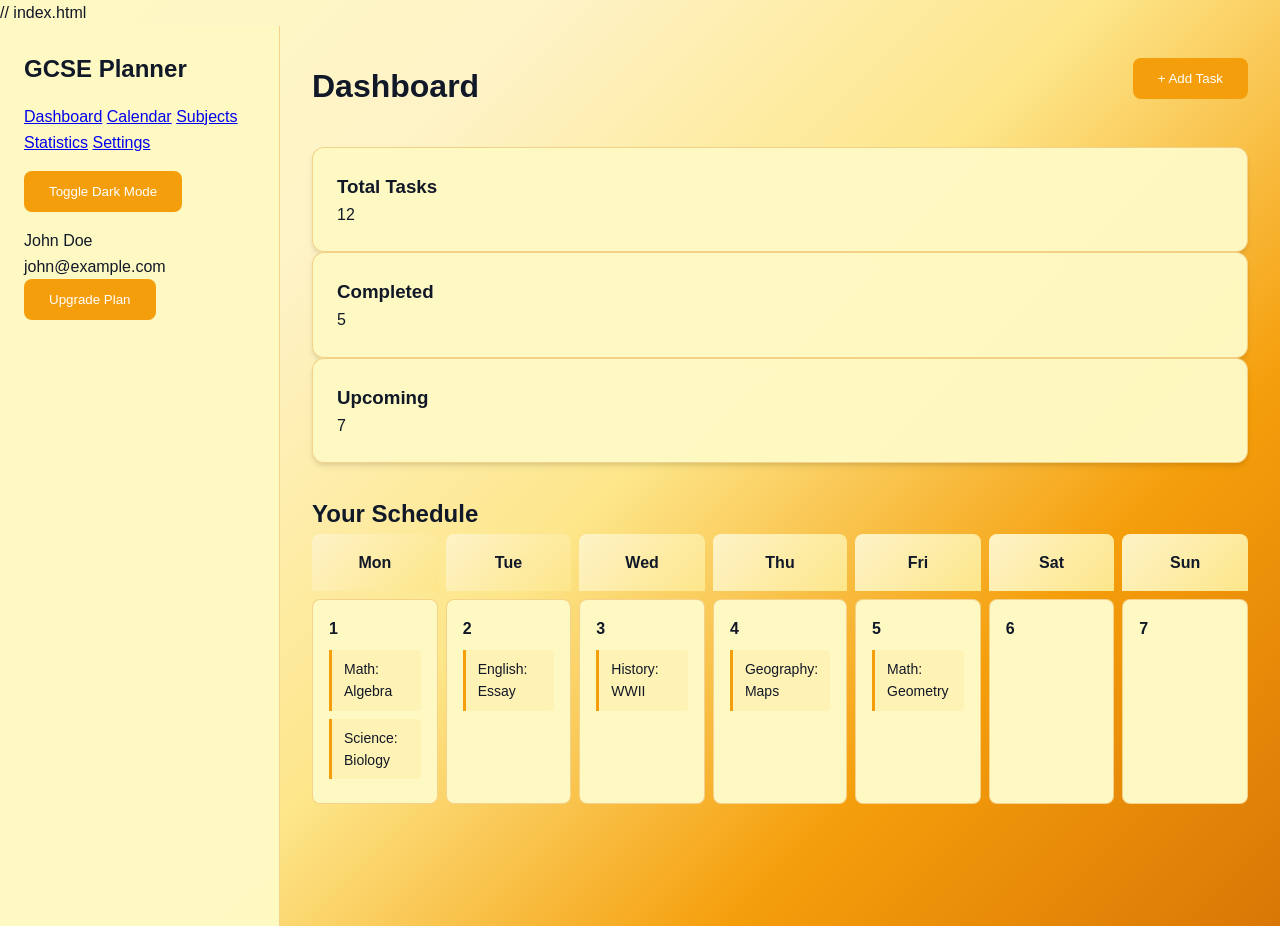
<file: index.html>
// index.html
<!DOCTYPE html>
<html lang="en">
<head>
    <meta charset="UTF-8">
    <meta name="viewport" content="width=device-width, initial-scale=1.0">
    <title>GCSE Revision Planner</title>
    <script src="https://js.stripe.com/v3/"></script>
    <style>
        /* Enhanced Theme System - Root Variables */
        :root {
            /* Yellow Theme */
            --bg-primary: linear-gradient(135deg, #fef9c3 0%, #fef3c7 25%, #fde68a 50%, #f59e0b 75%, #d97706 100%);
            --bg-secondary: #fef3c7;
            --bg-card: rgba(254, 249, 195, 0.98);
            --bg-card-hover: rgba(254, 249, 195, 1);
            --text-primary: #111827;
            --text-secondary: #374151;
            --text-muted: #6b7280;
            --accent-primary: #f59e0b;
            --accent-primary-hover: #d97706;
            --accent-primary-light: rgba(245, 158, 11, 0.08);
            --accent-green: #059669;
            --accent-red: #dc2626;
            --border-color: rgba(217, 119, 6, 0.3);
            --border-hover: rgba(245, 158, 11, 0.3);
            --glass-bg: rgba(254, 249, 195, 0.95);
            --glass-border: rgba(217, 119, 6, 0.3);
            --sidebar-bg: rgba(254, 249, 195, 0.99);
            --sidebar-highlight: linear-gradient(135deg, rgba(245, 158, 11, 0.12) 0%, rgba(245, 158, 11, 0.04) 100%);
            --calendar-header: linear-gradient(135deg, #fef3c7 0%, #fde68a 100%);
            --calendar-day: #fef9c3;
            --shadow-sm: 0 1px 2px 0 rgba(0, 0, 0, 0.05);
            --shadow-md: 0 4px 6px -1px rgba(0, 0, 0, 0.1), 0 2px 4px -1px rgba(0, 0, 0, 0.06);
            --shadow-lg: 0 10px 15px -3px rgba(0, 0, 0, 0.1), 0 4px 6px -2px rgba(0, 0, 0, 0.05);
            --shadow-xl: 0 20px 25px -5px rgba(0, 0, 0, 0.1), 0 10px 10px -5px rgba(0, 0, 0, 0.04);
        }

        /* Base Styles */
        * {
            margin: 0;
            padding: 0;
            box-sizing: border-box;
        }

        body {
            font-family: 'Inter', -apple-system, BlinkMacSystemFont, sans-serif;
            background: var(--bg-primary);
            color: var(--text-primary);
            min-height: 100vh;
            line-height: 1.6;
        }

        /* Button Styles */
        .btn {
            display: inline-flex;
            align-items: center;
            justify-content: center;
            padding: 0.75rem 1.5rem;
            border-radius: 0.5rem;
            font-weight: 500;
            transition: all 0.2s ease;
            border: 1px solid transparent;
            cursor: pointer;
            text-decoration: none;
            white-space: nowrap;
        }

        .btn-primary {
            background-color: var(--accent-primary);
            color: white;
        }

        .btn-primary:hover {
            background-color: var(--accent-primary-hover);
            transform: translateY(-1px);
        }

        /* Main Layout */
        .app-container {
            display: grid;
            grid-template-columns: 280px 1fr;
            min-height: 100vh;
        }

        /* Sidebar */
        .sidebar {
            background: var(--sidebar-bg);
            border-right: 1px solid var(--border-color);
            padding: 1.5rem;
            display: flex;
            flex-direction: column;
            gap: 1rem;
        }

        /* Main Content */
        .main-content {
            padding: 2rem;
            display: flex;
            flex-direction: column;
            gap: 2rem;
        }

        /* Header */
        .header {
            display: flex;
            justify-content: space-between;
            align-items: center;
        }

        /* Add this new section for the add task button */
        .action-bar {
            display: flex;
            justify-content: flex-end;
            gap: 1rem;
            margin-bottom: 1rem;
        }

        /* Rest of your existing styles... */
        .card {
            background: var(--bg-card);
            border-radius: 0.75rem;
            padding: 1.5rem;
            box-shadow: var(--shadow-md);
            border: 1px solid var(--border-color);
            transition: all 0.2s ease;
        }

        .card:hover {
            transform: translateY(-2px);
            box-shadow: var(--shadow-lg);
            background: var(--bg-card-hover);
        }

        /* Calendar styles */
        .calendar {
            display: grid;
            grid-template-columns: repeat(7, 1fr);
            gap: 0.5rem;
        }

        .calendar-header {
            background: var(--calendar-header);
            padding: 1rem;
            border-radius: 0.5rem 0.5rem 0 0;
            text-align: center;
            font-weight: 600;
        }

        .calendar-day {
            background: var(--calendar-day);
            border: 1px solid var(--border-color);
            border-radius: 0.5rem;
            padding: 1rem;
            min-height: 120px;
            position: relative;
            transition: all 0.2s ease;
        }

        .calendar-day:hover {
            transform: translateY(-2px);
            box-shadow: var(--shadow-md);
        }

        .day-number {
            font-weight: 600;
            margin-bottom: 0.5rem;
            color: var(--text-primary);
        }

        /* Task styles */
        .task {
            background: var(--accent-primary-light);
            border-left: 3px solid var(--accent-primary);
            padding: 0.5rem 0.75rem;
            margin-bottom: 0.5rem;
            border-radius: 0 0.25rem 0.25rem 0;
            font-size: 0.875rem;
            cursor: pointer;
            transition: all 0.2s ease;
        }

        .task:hover {
            background: rgba(245, 158, 11, 0.15);
        }

        /* Modal styles */
        .modal {
            position: fixed;
            top: 0;
            left: 0;
            right: 0;
            bottom: 0;
            background: rgba(0, 0, 0, 0.5);
            display: flex;
            align-items: center;
            justify-content: center;
            z-index: 1000;
            opacity: 0;
            pointer-events: none;
            transition: opacity 0.3s ease;
        }

        .modal.active {
            opacity: 1;
            pointer-events: all;
        }

        .modal-content {
            background: var(--bg-card);
            padding: 2rem;
            border-radius: 0.75rem;
            width: 100%;
            max-width: 500px;
            box-shadow: var(--shadow-xl);
            border: 1px solid var(--border-color);
        }

        /* Form styles */
        .form-group {
            margin-bottom: 1.5rem;
        }

        .form-group label {
            display: block;
            margin-bottom: 0.5rem;
            font-weight: 500;
            color: var(--text-secondary);
        }

        .form-group input,
        .form-group select,
        .form-group textarea {
            width: 100%;
            padding: 0.75rem;
            border: 1px solid var(--border-color);
            border-radius: 0.5rem;
            background: var(--bg-secondary);
            color: var(--text-primary);
            font-size: 1rem;
            transition: border-color 0.2s ease;
        }

        .form-group input:focus,
        .form-group select:focus,
        .form-group textarea:focus {
            outline: none;
            border-color: var(--accent-primary);
        }

        /* Responsive */
        @media (max-width: 768px) {
            .app-container {
                grid-template-columns: 1fr;
            }

            .sidebar {
                border-right: none;
                border-bottom: 1px solid var(--border-color);
            }
        }
    </style>
</head>
<body>
    <div class="app-container">
        <aside class="sidebar">
            <div class="logo">
                <h1>GCSE Planner</h1>
            </div>
            <nav class="nav">
                <a href="#" class="nav-item active">Dashboard</a>
                <a href="#" class="nav-item">Calendar</a>
                <a href="#" class="nav-item">Subjects</a>
                <a href="#" class="nav-item">Statistics</a>
                <a href="#" class="nav-item">Settings</a>
            </nav>
            <div class="theme-toggle">
                <button id="themeToggle" class="btn btn-primary">Toggle Dark Mode</button>
            </div>
            <div class="user-section">
                <div class="user-info">
                    <div class="user-name">John Doe</div>
                    <div class="user-email">john@example.com</div>
                </div>
                <button class="btn btn-primary">Upgrade Plan</button>
            </div>
        </aside>

        <main class="main-content">
            <div class="header">
                <h1>Dashboard</h1>
                <!-- Added action bar with Add Task button -->
                <div class="action-bar">
                    <button id="addTaskBtn" class="btn btn-primary">+ Add Task</button>
                </div>
            </div>

            <div class="stats-grid">
                <div class="card">
                    <h3>Total Tasks</h3>
                    <p class="stat-value">12</p>
                </div>
                <div class="card">
                    <h3>Completed</h3>
                    <p class="stat-value">5</p>
                </div>
                <div class="card">
                    <h3>Upcoming</h3>
                    <p class="stat-value">7</p>
                </div>
            </div>

            <div class="calendar-section">
                <h2>Your Schedule</h2>
                <div class="calendar">
                    <div class="calendar-header">Mon</div>
                    <div class="calendar-header">Tue</div>
                    <div class="calendar-header">Wed</div>
                    <div class="calendar-header">Thu</div>
                    <div class="calendar-header">Fri</div>
                    <div class="calendar-header">Sat</div>
                    <div class="calendar-header">Sun</div>

                    <div class="calendar-day">
                        <div class="day-number">1</div>
                        <div class="task">Math: Algebra</div>
                        <div class="task">Science: Biology</div>
                    </div>
                    <div class="calendar-day">
                        <div class="day-number">2</div>
                        <div class="task">English: Essay</div>
                    </div>
                    <div class="calendar-day">
                        <div class="day-number">3</div>
                        <div class="task">History: WWII</div>
                    </div>
                    <div class="calendar-day">
                        <div class="day-number">4</div>
                        <div class="task">Geography: Maps</div>
                    </div>
                    <div class="calendar-day">
                        <div class="day-number">5</div>
                        <div class="task">Math: Geometry</div>
                    </div>
                    <div class="calendar-day">
                        <div class="day-number">6</div>
                    </div>
                    <div class="calendar-day">
                        <div class="day-number">7</div>
                    </div>
                </div>
            </div>
        </main>
    </div>

    <!-- Add Task Modal -->
    <div id="addTaskModal" class="modal">
        <div class="modal-content">
            <h2>Add New Task</h2>
            <form id="taskForm">
                <div class="form-group">
                    <label for="taskTitle">Task Title</label>
                    <input type="text" id="taskTitle" required>
                </div>
                <div class="form-group">
                    <label for="taskSubject">Subject</label>
                    <select id="taskSubject" required>
                        <option value="">Select Subject</option>
                        <option value="math">Math</option>
                        <option value="science">Science</option>
                        <option value="english">English</option>
                        <option value="history">History</option>
                        <option value="geography">Geography</option>
                    </select>
                </div>
                <div class="form-group">
                    <label for="taskDate">Date</label>
                    <input type="date" id="taskDate" required>
                </div>
                <div class="form-group">
                    <label for="taskDescription">Description</label>
                    <textarea id="taskDescription" rows="3"></textarea>
                </div>
                <div class="form-actions">
                    <button type="button" id="cancelTaskBtn" class="btn">Cancel</button>
                    <button type="submit" class="btn btn-primary">Add Task</button>
                </div>
            </form>
        </div>
    </div>

    <script>
        // Theme toggle functionality
        const themeToggle = document.getElementById('themeToggle');
        themeToggle.addEventListener('click', () => {
            document.documentElement.toggleAttribute('data-theme');
            themeToggle.textContent = document.documentElement.hasAttribute('data-theme')
                ? 'Toggle Light Mode'
                : 'Toggle Dark Mode';
        });

        // Add Task modal functionality
        const addTaskBtn = document.getElementById('addTaskBtn');
        const addTaskModal = document.getElementById('addTaskModal');
        const cancelTaskBtn = document.getElementById('cancelTaskBtn');
        const taskForm = document.getElementById('taskForm');

        addTaskBtn.addEventListener('click', () => {
            addTaskModal.classList.add('active');
        });

        cancelTaskBtn.addEventListener('click', () => {
            addTaskModal.classList.remove('active');
        });

        taskForm.addEventListener('submit', (e) => {
            e.preventDefault();
            // Here you would add the task to your data store
            console.log('Task submitted');
            addTaskModal.classList.remove('active');
            taskForm.reset();
        });

        // Close modal when clicking outside
        addTaskModal.addEventListener('click', (e) => {
            if (e.target === addTaskModal) {
                addTaskModal.classList.remove('active');
            }
        });
    </script>
</body>
</html>
</file>
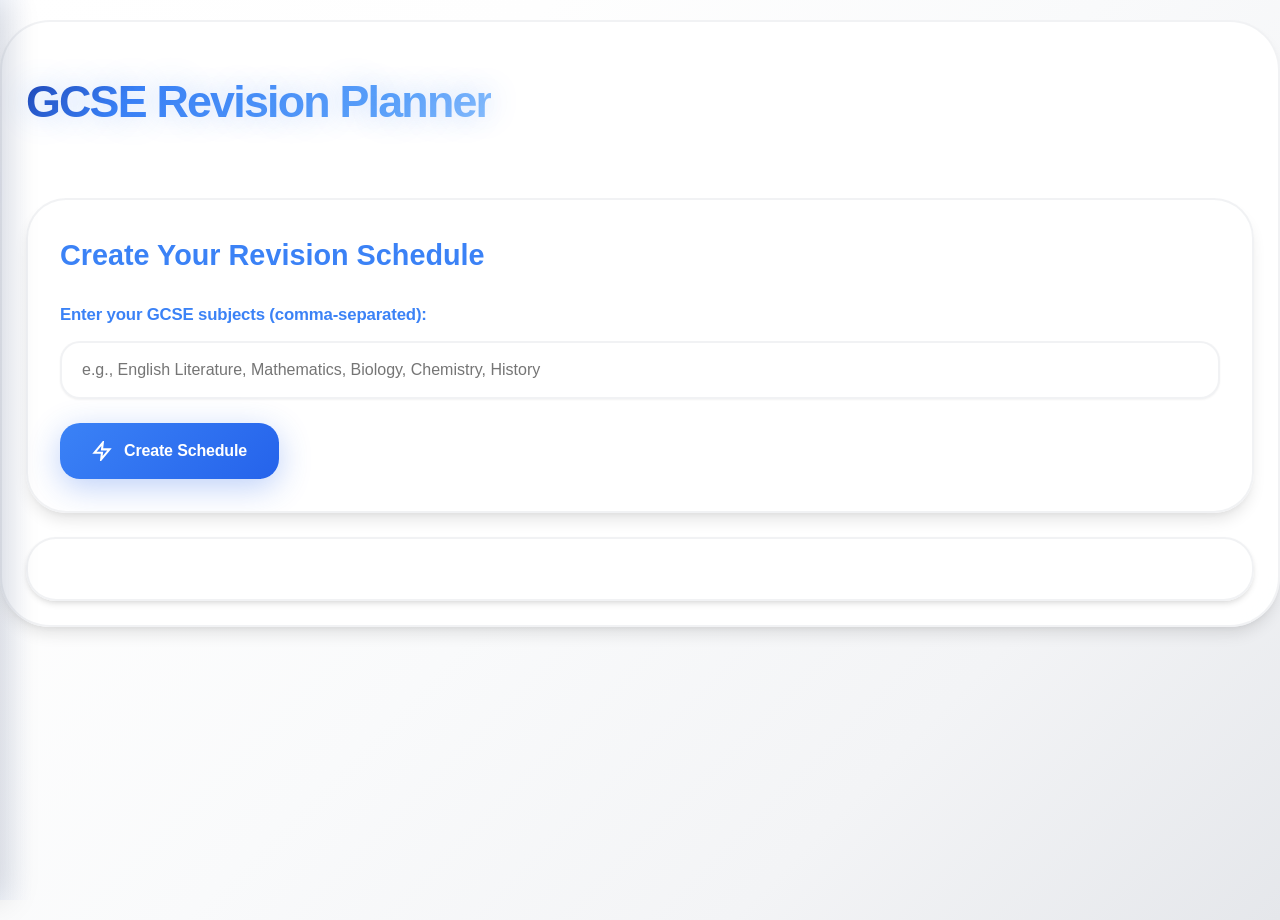
<file: gcse revision website index.html>
<!DOCTYPE html>
<html lang="en">
<head>
    <meta charset="UTF-8">
    <meta name="viewport" content="width=device-width, initial-scale=1.0">
    <title>GCSE Revision Planner</title>
    <style>
        /* Enhanced Theme System - Root Variables */
/* Updated Theme System - Only White and Black */
:root {
    /* Default White Theme */
    --bg-primary: linear-gradient(135deg, #ffffff 0%, #fefefe 25%, #f9fafb 50%, #f3f4f6 75%, #e5e7eb 100%);
    --bg-secondary: #ffffff;
    --bg-card: rgba(255, 255, 255, 0.98);
    --bg-card-hover: rgba(255, 255, 255, 1);
    --text-primary: #111827;
    --text-secondary: #374151;
    --text-muted: #6b7280;
    --accent-blue: #3b82f6;
    --accent-blue-hover: #2563eb;
    --accent-blue-light: rgba(59, 130, 246, 0.08);
    --accent-green: #059669;
    --accent-red: #dc2626;
    --border-color: rgba(209, 213, 219, 0.3);
    --border-hover: rgba(59, 130, 246, 0.3);
    --glass-bg: rgba(255, 255, 255, 0.95);
    --glass-border: rgba(209, 213, 219, 0.3);
    --sidebar-bg: rgba(255, 255, 255, 0.99);
    --sidebar-highlight: linear-gradient(135deg, rgba(59, 130, 246, 0.12) 0%, rgba(59, 130, 246, 0.04) 100%);
    --calendar-header: linear-gradient(135deg, #f9fafb 0%, #f3f4f6 100%);
    --calendar-day: #fefefe;
    --shadow-sm: 0 1px 2px 0 rgba(0, 0, 0, 0.05);
    --shadow-md: 0 4px 6px -1px rgba(0, 0, 0, 0.1), 0 2px 4px -1px rgba(0, 0, 0, 0.06);
    --shadow-lg: 0 10px 15px -3px rgba(0, 0, 0, 0.1), 0 4px 6px -2px rgba(0, 0, 0, 0.05);
    --shadow-xl: 0 20px 25px -5px rgba(0, 0, 0, 0.1), 0 10px 10px -5px rgba(0, 0, 0, 0.04);
}

/* Black Theme */
[data-theme="black"] {
    --bg-primary: linear-gradient(135deg, #0f172a 0%, #1e293b 25%, #334155 50%, #475569 75%, #64748b 100%);
    --bg-secondary: #1e293b;
    --bg-card: rgba(30, 41, 59, 0.95);
    --bg-card-hover: rgba(30, 41, 59, 0.98);
    --text-primary: #f1f5f9;
    --text-secondary: #cbd5e1;
    --text-muted: #94a3b8;
    --accent-blue: #60a5fa;
    --accent-blue-hover: #3b82f6;
    --accent-blue-light: rgba(96, 165, 250, 0.15);
    --accent-green: #34d399;
    --accent-red: #f87171;
    --border-color: rgba(71, 85, 105, 0.3);
    --border-hover: rgba(96, 165, 250, 0.4);
    --glass-bg: rgba(30, 41, 59, 0.9);
    --glass-border: rgba(71, 85, 105, 0.4);
    --sidebar-bg: rgba(15, 23, 42, 0.98);
    --sidebar-highlight: linear-gradient(135deg, rgba(96, 165, 250, 0.2) 0%, rgba(96, 165, 250, 0.08) 100%);
    --calendar-header: linear-gradient(135deg, #1e293b 0%, #334155 100%);
    --calendar-day: #334155;
    --shadow-sm: 0 1px 2px 0 rgba(0, 0, 0, 0.3);
    --shadow-md: 0 4px 6px -1px rgba(0, 0, 0, 0.4), 0 2px 4px -1px rgba(0, 0, 0, 0.3);
    --shadow-lg: 0 10px 15px -3px rgba(0, 0, 0, 0.5), 0 4px 6px -2px rgba(0, 0, 0, 0.4);
    --shadow-xl: 0 20px 25px -5px rgba(0, 0, 0, 0.6), 0 10px 10px -5px rgba(0, 0, 0, 0.5);
}

/* Ensure only 4 tab colors work consistently */
.tab.color-1 { background: linear-gradient(135deg, #3b82f6 0%, #2563eb 100%); border-color: #3b82f6; }
.tab.color-2 { background: linear-gradient(135deg, #7c3aed 0%, #6d28d9 100%); border-color: #7c3aed; }
.tab.color-3 { background: linear-gradient(135deg, #059669 0%, #047857 100%); border-color: #059669; }
.tab.color-4 { background: linear-gradient(135deg, #ea580c 0%, #c2410c 100%); border-color: #ea580c; }

/* Smooth theme transitions */
* {
    transition: background-color 0.6s cubic-bezier(0.4, 0, 0.2, 1),
                color 0.6s cubic-bezier(0.4, 0, 0.2, 1),
                border-color 0.6s cubic-bezier(0.4, 0, 0.2, 1),
                box-shadow 0.6s cubic-bezier(0.4, 0, 0.2, 1);
}

        /* Reset and Base Styles */
        * {
            margin: 0;
            padding: 0;
            box-sizing: border-box;
        }

        body {
            font-family: 'Inter', -apple-system, BlinkMacSystemFont, 'Segoe UI', 'Roboto', sans-serif;
            background: var(--bg-primary);
            color: var(--text-primary);
            min-height: 100vh;
            line-height: 1.6;
            font-weight: 400;
            position: relative;
            overflow-x: hidden;
        }

        body::before {
            content: '';
            position: fixed;
            top: 0;
            left: 0;
            width: 100%;
            height: 100%;
            background: var(--gradient-overlay);
            backdrop-filter: blur(0.5px);
            z-index: -1;
        }

        /* Container and Layout */
        .container {
            max-width: 1400px;
            margin: 0 auto;
            padding: 24px;
            transition: margin-left 0.4s cubic-bezier(0.4, 0, 0.2, 1);
            border-radius: 50px;
            background: var(--glass-bg);
            backdrop-filter: blur(20px);
            border: 2px solid var(--glass-border);
            box-shadow: var(--shadow-lg);
            margin-top: 20px;
            margin-bottom: 20px;
        }

        .container.sidebar-open {
            margin-left: 280px;
        }

        /* Header Styles */
        .header {
            display: flex;
            justify-content: space-between;
            align-items: center;
            margin-bottom: 40px;
            padding: 20px 0;
        }

        .header h1 {
            font-size: 2.8rem;
            font-weight: 800;
            background: linear-gradient(135deg, #1e40af 0%, #3b82f6 25%, #60a5fa  75%, #93c5fd 100%);
            -webkit-background-clip: text;
            -webkit-text-fill-color: transparent;
            background-clip: text;
            letter-spacing: -0.04em;
            text-shadow: 0 0 30px rgba(59, 130, 246, 0.3);
        }

        /* Professional Icon Styles */
        .icon {
            width: 20px;
            height: 20px;
            fill: none;
            stroke: currentColor;
            stroke-width: 2.5;
            transition: all 0.3s cubic-bezier(0.4, 0, 0.2, 1);
        }

        .icon-lg {
            width: 24px;
            height: 24px;
        }

        /* Enhanced Sidebar Styles */
        .sidebar {
            position: fixed;
            left: -280px;
            top: 0;
            width: 280px;
            height: 100vh;
            background: var(--sidebar-bg);
            backdrop-filter: blur(30px);
            border-right: 2px solid var(--glass-border);
            transition: left 0.4s cubic-bezier(0.4, 0, 0.2, 1);
            z-index: 1000;
            box-shadow: 8px 0 32px rgba(0, 0, 0, 0.12);
        }

        .sidebar.open {
            left: 0;
        }

        .sidebar-header {
            padding: 32px 28px;
            border-bottom: 2px solid var(--glass-border);
            background: var(--gradient-overlay);
        }

        .sidebar-header h2 {
            color: var(--accent-blue);
            font-size: 1.5rem;
            font-weight: 800;
            display: flex;
            align-items: center;
            gap: 16px;
            letter-spacing: -0.02em;
        }

        .sidebar-nav {
            padding: 32px 0;
        }

        /* Enhanced Sidebar Item with Oval Highlighting */
        .sidebar-item {
            display: flex;
            align-items: center;
            gap: 20px;
            padding: 20px 28px;
            margin: 8px 16px;
            color: var(--text-secondary);
            text-decoration: none;
            transition: all 0.4s cubic-bezier(0.4, 0, 0.2, 1);
            cursor: pointer;
            font-weight: 600;
            font-size: 1.05rem;
            position: relative;
            border-radius: 24px;
            overflow: hidden;
        }

        .sidebar-item::before {
            content: '';
            position: absolute;
            left: -100%;
            top: 0;
            height: 100%;
            width: 100%;
            background: var(--sidebar-highlight);
            border-radius: 24px;
            transition: all 0.4s cubic-bezier(0.4, 0, 0.2, 1);
            z-index: -1;
        }

        .sidebar-item::after {
            content: '';
            position: absolute;
            left: 8px;
            top: 50%;
            transform: translateY(-50%);
            width: 0;
            height: 32px;
            background: var(--accent-blue);
            border-radius: 16px;
            transition: all 0.4s cubic-bezier(0.4, 0, 0.2, 1);
        }

        .sidebar-item:hover,
        .sidebar-item.active {
            color: var(--accent-blue);
            background: var(--sidebar-highlight);
            border-radius: 24px;
            transform: translateX(4px);
            box-shadow: 0 8px 20px rgba(37, 99, 235, 0.15);
        }

        .sidebar-item:hover::before,
        .sidebar-item.active::before {
            left: 0;
        }

        .sidebar-item:hover::after,
        .sidebar-item.active::after {
            width: 4px;
        }

        .sidebar-item.active {
            background: var(--accent-blue-light);
            border: 2px solid rgba(37, 99, 235, 0.2);
        }

        /* Sidebar Trigger - Updated for hover */
        .sidebar-trigger {
            position: fixed;
            left: 0;
            top: 0;
            width: 32px;
            height: 100vh;
            z-index: 998;
            cursor: pointer;
            background: linear-gradient(90deg, rgba(37, 99, 235, 0.05) 0%, transparent 100%);
            transition: all 0.3s ease;
        }

        .sidebar-trigger:hover {
            background: linear-gradient(90deg, rgba(37, 99, 235, 0.1) 0%, transparent 100%);
            width: 40px;
        }

        /* Sidebar Overlay */
        .sidebar-overlay {
            position: fixed;
            top: 0;
            left: 0;
            width: 100%;
            height: 100%;
            background: rgba(0, 0, 0, 0.3);
            z-index: 999;
            opacity: 0;
            visibility: hidden;
            transition: all 0.3s ease;
        }

        .sidebar-overlay.show {
            opacity: 1;
            visibility: visible;
        }

        /* Page Styles */
        .page {
            display: none;
            opacity: 0;
            transform: translateY(24px);
            transition: all 0.5s cubic-bezier(0.4, 0, 0.2, 1);
        }

        .page.active {
            display: block;
            opacity: 1;
            transform: translateY(0);
        }

        /* Enhanced Card Styles */
        .card {
            background: var(--bg-card);
            border: 2px solid var(--glass-border);
            border-radius: 40px;
            padding: 32px;
            margin-bottom: 24px;
            box-shadow: var(--shadow-lg);
            backdrop-filter: blur(20px);
            transition: all 0.4s cubic-bezier(0.4, 0, 0.2, 1);
            position: relative;
            overflow: hidden;
        }

        .card::before {
            content: '';
            position: absolute;
            top: 0;
            left: 0;
            width: 100%;
            height: 100%;
            background: var(--gradient-overlay);
            opacity: 0;
            transition: opacity 0.3s ease;
            pointer-events: none;
        }

        .card:hover {
            transform: translateY(-4px);
            box-shadow: 0 20px 40px -8px rgba(0, 0, 0, 0.15);
            background: var(--bg-card-hover);
            border-color: var(--border-hover);
        }

        .card:hover::before {
            opacity: 1;
        }

        /* Form Styles */
        .input-group {
            margin-bottom: 24px;
        }

        .input-group label {
            display: block;
            margin-bottom: 12px;
            color: var(--accent-blue);
            font-weight: 700;
            font-size: 1.05rem;
            letter-spacing: -0.01em;
        }

        .input-group input, .input-group textarea {
            width: 100%;
            padding: 18px 20px;
            border: 2px solid var(--border-color);
            border-radius: 20px;
            background: var(--bg-secondary);
            color: var(--text-primary);
            font-size: 16px;
            font-weight: 500;
            transition: all 0.3s cubic-bezier(0.4, 0, 0.2, 1);
            font-family: inherit;
            box-shadow: var(--shadow-sm);
        }

        .input-group textarea {
            resize: vertical;
            min-height: 100px;
            line-height: 1.6;
        }

        .input-group input:focus, .input-group textarea:focus {
            outline: none;
            border-color: var(--accent-blue);
            box-shadow: 0 0 0 4px var(--accent-blue-light), var(--shadow-md);
            transform: translateY(-2px);
        }

        /* Enhanced Button Styles */
        .btn-primary {
            background: linear-gradient(135deg, var(--accent-blue) 0%, var(--accent-blue-hover) 100%);
            color: white;
            border: none;
            padding: 18px 32px;
            border-radius: 20px;
            font-size: 16px;
            font-weight: 700;
            cursor: pointer;
            transition: all 0.3s cubic-bezier(0.4, 0, 0.2, 1);
            display: inline-flex;
            align-items: center;
            gap: 12px;
            box-shadow: 0 8px 32px rgba(37, 99, 235, 0.3);
            letter-spacing: -0.01em;
            position: relative;
            overflow: hidden;
        }

        .btn-primary::before {
            content: '';
            position: absolute;
            top: 0;
            left: -100%;
            width: 100%;
            height: 100%;
            background: linear-gradient(90deg, transparent, rgba(255, 255, 255, 0.2), transparent);
            transition: left 0.5s ease;
        }

        .btn-primary:hover {
            transform: translateY(-3px);
            box-shadow: 0 12px 32px rgba(37, 99, 235, 0.4);
        }

        .btn-primary:hover::before {
            left: 100%;
        }

        .btn-primary:disabled {
            opacity: 0.6;
            cursor: not-allowed;
            transform: none;
        }

        .btn-secondary {
            background: var(--bg-secondary);
            color: var(--text-primary);
            border: 2px solid var(--border-color);
            padding: 14px 24px;
            border-radius: 16px;
            font-size: 14px;
            font-weight: 600;
            cursor: pointer;
            transition: all 0.3s cubic-bezier(0.4, 0, 0.2, 1);
            display: inline-flex;
            align-items: center;
            gap: 8px;
            box-shadow: var(--shadow-sm);
        }

        .btn-secondary:hover {
            border-color: var(--accent-blue);
            color: var(--accent-blue);
            transform: translateY(-2px);
            box-shadow: var(--shadow-md);
        }

        /* Enhanced Tab Container with Carousel */
        .tab-carousel {
            position: relative;
            margin-bottom: 32px;
            padding: 20px;
            border-radius: 30px;
            background: var(--glass-bg);
            backdrop-filter: blur(20px);
            border: 2px solid var(--glass-border);
            box-shadow: var(--shadow-lg);
            overflow: hidden;
        }

        .tab-viewport {
            overflow: hidden;
            width: 100%;
        }

        .tab-container {
            display: flex;
            gap: 16px;
            transition: transform 0.4s cubic-bezier(0.4, 0, 0.2, 1);
            min-width: 100%;
        }

        .tab {
            border: 2px solid;
            color: white;
            padding: 16px 28px;
            border-radius: 20px;
            cursor: pointer;
            transition: all 0.3s cubic-bezier(0.4, 0, 0.2, 1);
            display: flex;
            align-items: center;
            gap: 12px;
            font-weight: 700;
            backdrop-filter: blur(12px);
            position: relative;
            overflow: hidden;
            flex-shrink: 0;
            min-width: 200px;
            justify-content: center;
        }

        .tab.color-1 { background: linear-gradient(135deg, var(--accent-blue) 0%, var(--accent-blue-hover) 100%); border-color: var(--accent-blue); }
        .tab.color-2 { background: linear-gradient(135deg, var(--accent-purple) 0%, #6d28d9 100%); border-color: var(--accent-purple); }
        .tab.color-3 { background: linear-gradient(135deg, var(--accent-green) 0%, #047857 100%); border-color: var(--accent-green); }
        .tab.color-4 { background: linear-gradient(135deg, var(--accent-orange) 0%, #c2410c 100%); border-color: var(--accent-orange); }
        .tab.color-5 { background: linear-gradient(135deg, var(--accent-pink) 0%, #be185d 100%); border-color: var(--accent-pink); }
        .tab.color-6 { background: linear-gradient(135deg, var(--accent-yellow) 0%, #a16207 100%); border-color: var(--accent-yellow); }

        .tab::before {
            content: '';
            position: absolute;
            top: 0;
            left: -100%;
            width: 100%;
            height: 100%;
            background: linear-gradient(90deg, transparent, rgba(255, 255, 255, 0.2), transparent);
            transition: left 0.4s ease;
        }

        .tab:hover {
            transform: translateY(-3px);
            box-shadow: 0 12px 28px rgba(0, 0, 0, 0.2);
        }

        .tab:hover::before {
            left: 100%;
        }

        .tab.active {
            box-shadow: 0 12px 32px rgba(0, 0, 0, 0.3);
            transform: translateY(-2px) scale(1.05);
        }

        /* Carousel Navigation */
        .carousel-nav {
            position: absolute;
            top: 50%;
            transform: translateY(-50%);
            background: var(--bg-secondary);
            border: 2px solid var(--glass-border);
            border-radius: 50%;
            width: 40px;
            height: 40px;
            display: flex;
            align-items: center;
            justify-content: center;
            cursor: pointer;
            transition: all 0.3s ease;
            box-shadow: var(--shadow-md);
            z-index: 10;
        }

        .carousel-nav:hover {
            background: var(--accent-blue);
            color: white;
            border-color: var(--accent-blue);
            transform: translateY(-50%) scale(1.1);
        }

        .carousel-nav.prev {
            left: -10px;
        }

        .carousel-nav.next {
            right: -10px;
        }

        .carousel-nav:disabled {
            opacity: 0.3;
            cursor: not-allowed;
            transform: translateY(-50%);
        }

        /* New Schedule Grid Layout */
        .schedule-grid-container {
            background: var(--glass-bg);
            border: 2px solid var(--glass-border);
            border-radius: 40px;
            overflow: hidden;
            backdrop-filter: blur(30px);
            margin-bottom: 24px;
            box-shadow: var(--shadow-lg);
        }

        .schedule-grid {
            display: grid;
            grid-template-columns: 200px repeat(7, 1fr);
            grid-template-rows: auto repeat(var(--subject-count, 6), 1fr);
            min-height: 600px;
            gap: 2px;
            background: var(--border-color);
            padding: 2px;
        }

        .grid-header {
            background: var(--calendar-header);
            padding: 20px 12px;
            display: flex;
            align-items: center;
            justify-content: center;
            font-weight: 800;
            color: var(--accent-blue);
            font-size: 1rem;
            letter-spacing: 0.05em;
            text-transform: uppercase;
            border-bottom: 2px solid var(--glass-border);
            position: relative;
        }

        .grid-header::after {
            content: '';
            position: absolute;
            bottom: 0;
            left: 50%;
            transform: translateX(-50%);
            width: 30px;
            height: 3px;
            background: var(--accent-blue);
            border-radius: 2px;
            opacity: 0.6;
        }

        .subject-label {
            background: var(--calendar-header);
            padding: 16px;
            display: flex;
            align-items: center;
            justify-content: center;
            font-weight: 800;
            color: var(--accent-blue);
            font-size: 0.95rem;
            text-align: center;
            word-wrap: break-word;
            border-right: 2px solid var(--glass-border);
            writing-mode: horizontal-tb;
            min-height: 120px;
        }

        .schedule-cell {
            background: var(--calendar-day);
            padding: 8px;
            min-height: 120px;
            transition: all 0.3s cubic-bezier(0.4, 0, 0.2, 1);
            display: flex;
            flex-direction: column;
            gap: 4px;
            overflow: hidden;
        }

        .schedule-cell.today {
            background: var(--calendar-today);
            box-shadow: inset 0 0 0 2px rgba(37, 99, 235, 0.3);
        }

        .schedule-cell:hover {
            background: rgba(37, 99, 235, 0.03);
            transform: scale(1.02);
            z-index: 10;
            box-shadow: 0 8px 25px rgba(0, 0, 0, 0.1);
        }

        /* Revision Card Styles - Compact for Grid */
        .revision-card-mini {
            background: var(--bg-secondary);
            border: 1px solid var(--border-color);
            border-radius: 8px;
            padding: 6px 8px;
            transition: all 0.3s cubic-bezier(0.4, 0, 0.2, 1);
            position: relative;
            cursor: pointer;
            font-size: 0.75rem;
            box-shadow: var(--shadow-sm);
            min-height: 45px;
            display: flex;
            flex-direction: column;
            justify-content: space-between;
            word-wrap: break-word;
            overflow: hidden;
        }

        .revision-card-mini:hover {
            transform: translateY(-1px);
            box-shadow: var(--shadow-md);
            border-color: var(--accent-blue);
            background: rgba(37, 99, 235, 0.02);
            z-index: 5;
        }

        .revision-card-mini.completed {
            background: rgba(5, 150, 105, 0.08);
            border-color: var(--accent-green);
            opacity: 0.85;
        }

        .revision-card-mini-content {
            flex: 1;
            overflow: hidden;
        }

        .revision-card-mini-title {
            font-weight: 600;
            color: var(--text-primary);
            margin-bottom: 2px;
            line-height: 1.2;
            font-size: 0.8rem;
            white-space: nowrap;
            overflow: hidden;
            text-overflow: ellipsis;
        }

        .revision-card-mini-topic {
            font-weight: 500;
            color: var(--text-secondary);
            margin-bottom: 3px;
            font-size: 0.7rem;
            line-height: 1.1;
            display: -webkit-box;
            -webkit-line-clamp: 2;
            -webkit-box-orient: vertical;
            overflow: hidden;
            text-overflow: ellipsis;
        }

        .revision-card-mini-meta {
            color: var(--text-muted);
            font-size: 0.65rem;
            display: flex;
            justify-content: space-between;
            font-weight: 500;
            margin-top: auto;
        }

        .revision-card-mini-menu {
            position: absolute;
            top: 2px;
            right: 2px;
            background: var(--bg-secondary);
            border: 1px solid var(--border-color);
            border-radius: 4px;
            padding: 2px;
            cursor: pointer;
            opacity: 0;
            transition: all 0.3s cubic-bezier(0.4, 0, 0.2, 1);
            backdrop-filter: blur(12px);
            width: 18px;
            height: 18px;
            display: flex;
            align-items: center;
            justify-content: center;
            box-shadow: var(--shadow-sm);
        }

        .revision-card-mini:hover .revision-card-mini-menu {
            opacity: 1;
        }

        .revision-card-mini-menu:hover {
            background: var(--accent-blue);
            color: white;
            border-color: var(--accent-blue);
            transform: scale(1.1);
            box-shadow: 0 2px 8px rgba(37, 99, 235, 0.3);
        }

        /* Enhanced Dropdown Menu */
        .dropdown {
            position: fixed;
            background: var(--bg-secondary);
            border: 2px solid var(--glass-border);
            border-radius: 20px;
            min-width: 200px;
            box-shadow: var(--shadow-xl);
            z-index: 1000;
            opacity: 0;
            transform: translateY(-12px) scale(0.9);
            transition: all 0.3s cubic-bezier(0.4, 0, 0.2, 1);
            pointer-events: none;
            backdrop-filter: blur(30px);
        }

        .dropdown.show {
            opacity: 1;
            transform: translateY(0) scale(1);
            pointer-events: all;
        }

        .dropdown-item {
            padding: 16px 20px;
            cursor: pointer;
            transition: all 0.3s cubic-bezier(0.4, 0, 0.2, 1);
            border-bottom: 1px solid var(--border-color);
            display: flex;
            align-items: center;
            gap: 12px;
            font-weight: 600;
            color: var(--text-primary);
            font-size: 0.9rem;
        }

        .dropdown-item:last-child {
            border-bottom: none;
        }

        .dropdown-item:hover {
            background: var(--accent-blue);
            color: white;
            transform: translateX(4px);
        }

        /* Loading Animation Styles */
        .loading-container {
            display: none;
            padding: 32px 0;
        }

        .loading-container.show {
            display: block;
        }

        .loading-grid {
            display: grid;
            grid-template-columns: repeat(auto-fill, minmax(300px, 1fr));
            gap: 20px;
        }

        .loading-card {
            height: 200px;
            border-radius: 30px;
            background: var(--loading-bg);
            background-size: 400% 400%;
            animation: glowPulse 2.5s ease-in-out infinite;
            position: relative;
            overflow: hidden;
            backdrop-filter: blur(12px);
            box-shadow: var(--shadow-lg);
        }

        .loading-card::before {
            content: '';
            position: absolute;
            top: 0;
            left: -100%;
            width: 100%;
            height: 100%;
            background: linear-gradient(90deg, transparent, rgba(255, 255, 255, 0.4), transparent);
            animation: wave 2s ease-in-out infinite;
        }

        @keyframes glowPulse {
            0%, 100% { 
                background-position: 0% 50%;
                opacity: 0.9;
                transform: scale(1);
            }
            50% { 
                background-position: 100% 50%;
                opacity: 1;
                transform: scale(1.01);
            }
        }

        @keyframes wave {
            0% { left: -100%; }
            100% { left: 100%; }
        }

        /* Empty State */
        .empty-state {
            text-align: center;
            padding: 60px 20px;
            color: var(--text-secondary);
        }

        .empty-state h3 {
            color: var(--text-primary);
            margin-bottom: 12px;
            font-size: 1.4rem;
            font-weight: 700;
        }

        .empty-state p {
            font-size: 1rem;
            font-weight: 500;
        }

        /* Progress Bars */
        .progress-bar {
            background: var(--calendar-day);
            border-radius: 20px;
            height: 24px;
            overflow: hidden;
            margin-bottom: 12px;
            position: relative;
            box-shadow: inset 0 2px 4px rgba(0, 0, 0, 0.1);
        }

        .progress-fill {
            height: 100%;
            background: linear-gradient(135deg, var(--accent-blue) 0%, var(--accent-blue-hover) 100%);
            border-radius: 20px;
            transition: width 0.8s cubic-bezier(0.4, 0, 0.2, 1);
            position: relative;
            overflow: hidden;
            box-shadow: 0 2px 8px rgba(37, 99, 235, 0.3);
        }

        .progress-fill::before {
            content: '';
            position: absolute;
            top: 0;
            left: 0;
            width: 100%;
            height: 100%;
            background: linear-gradient(90deg, transparent, rgba(255, 255, 255, 0.3), transparent);
            animation: progressShimmer 2.5s ease-in-out infinite;
        }

        @keyframes progressShimmer {
            0% { transform: translateX(-100%); }
            100% { transform: translateX(100%); }
        }

        /* Settings Grid */
        .settings-grid {
            display: grid;
            grid-template-columns: repeat(auto-fit, minmax(280px, 1fr));
            gap: 20px;
            margin-top: 24px;
        }

        .settings-card {
            background: var(--glass-bg);
            border: 2px solid var(--glass-border);
            border-radius: 30px;
            padding: 24px;
            box-shadow: var(--shadow-md);
            transition: all 0.3s ease;
        }

        .settings-card:hover {
            transform: translateY(-4px);
            box-shadow: var(--shadow-lg);
        }

        .settings-card h4 {
            color: var(--accent-blue);
            font-size: 1.2rem;
            font-weight: 700;
            margin-bottom: 12px;
            display: flex;
            align-items: center;
            gap: 12px;
        }

        .settings-card p {
            color: var(--text-secondary);
            font-size: 0.9rem;
            margin-bottom: 16px;
            line-height: 1.5;
        }

        /* Alert Styles */
        .alert {
            padding: 16px 20px;
            border-radius: 20px;
            margin-bottom: 20px;
            display: flex;
            align-items: center;
            gap: 12px;
            font-weight: 600;
            box-shadow: var(--shadow-md);
        }

        .alert.error {
            background: rgba(220, 38, 38, 0.1);
            border: 2px solid var(--accent-red);
            color: var(--accent-red);
        }

        .alert.success {
            background: rgba(5, 150, 105, 0.1);
            border: 2px solid var(--accent-green);
            color: var(--accent-green);
        }

        /* Hide scrollbars globally */
        * {
            scrollbar-width: none;
            -ms-overflow-style: none;
        }

        *::-webkit-scrollbar {
            display: none;
        }

        /* Responsive Design */
        @media (max-width: 1024px) {
            .container {
                padding: 16px;
                border-radius: 30px;
            }

            .header h1 {
                font-size: 2.4rem;
            }

            .schedule-grid {
                grid-template-columns: 150px repeat(7, 1fr);
            }

            .subject-label {
                padding: 12px 8px;
                font-size: 0.85rem;
            }

            .loading-grid {
                grid-template-columns: repeat(auto-fill, minmax(250px, 1fr));
            }

            .settings-grid {
                grid-template-columns: 1fr;
            }
        }

        @media (max-width: 768px) {
            .container {
                padding: 12px;
                border-radius: 20px;
                margin: 10px;
            }

            .container.sidebar-open {
                margin-left: 0;
            }

            .header {
                margin-bottom: 24px;
                padding: 12px 0;
            }

            .header h1 {
                font-size: 2rem;
            }

            .sidebar {
                width: 100%;
                left: -100%;
            }

            .schedule-grid {
                grid-template-columns: 100px repeat(3, 1fr);
                gap: 1px;
            }

            .schedule-cell {
                min-height: 80px;
                padding: 4px;
            }

            .revision-card-mini {
                min-height: 35px;
                padding: 4px 6px;
                font-size: 0.65rem;
            }

            .revision-card-mini-title {
                font-size: 0.7rem;
            }

            .revision-card-mini-topic {
                font-size: 0.65rem;
            }

            .revision-card-mini-meta {
                font-size: 0.6rem;
            }

            .grid-header {
                padding: 12px 8px;
                font-size: 0.8rem;
            }

            .subject-label {
                padding: 8px 4px;
                font-size: 0.75rem;
                min-height: 80px;
            }

            .card {
                padding: 20px;
                border-radius: 25px;
            }

            .loading-grid {
                grid-template-columns: 1fr;
            }

            .tab {
                min-width: 160px;
                padding: 14px 20px;
            }

            .carousel-nav {
                width: 36px;
                height: 36px;
            }
        }

        /* Accessibility Improvements */
        @media (prefers-reduced-motion: reduce) {
            *, *::before, *::after {
                animation-duration: 0.01ms !important;
                animation-iteration-count: 1 !important;
                transition-duration: 0.01ms !important;
            }
        }

        /* High contrast mode support */
        @media (prefers-contrast: high) {
            :root {
                --border-color: rgba(0, 0, 0, 0.5);
                --glass-border: rgba(0, 0, 0, 0.6);
            }
        }

        /* Enhanced Tab Carousel with Hover Navigation */
.tab-carousel {
    position: relative;
    margin-bottom: 32px;
    padding: 20px 60px; /* Add space for arrows */
    border-radius: 30px;
    background: var(--glass-bg);
    backdrop-filter: blur(20px);
    border: 2px solid var(--glass-border);
    box-shadow: var(--shadow-lg);
    overflow: hidden;
}

.tab-carousel:hover .carousel-nav {
    opacity: 1;
    transform: translateY(-50%) scale(1);
}

/* Smooth Carousel Navigation */
.carousel-nav {
    position: absolute;
    top: 50%;
    transform: translateY(-50%) scale(0.8);
    background: var(--bg-secondary);
    border: 2px solid var(--glass-border);
    border-radius: 50%;
    width: 44px;
    height: 44px;
    display: flex;
    align-items: center;
    justify-content: center;
    cursor: pointer;
    transition: all 0.4s cubic-bezier(0.4, 0, 0.2, 1);
    box-shadow: var(--shadow-lg);
    z-index: 20;
    opacity: 0;
    backdrop-filter: blur(20px);
}

.carousel-nav:hover {
    background: var(--accent-blue);
    color: white;
    border-color: var(--accent-blue);
    transform: translateY(-50%) scale(1.1);
    box-shadow: 0 8px 25px rgba(37, 99, 235, 0.4);
}

.carousel-nav.prev {
    left: 16px;
}

.carousel-nav.next {
    right: 16px;
}

.carousel-nav:disabled {
    opacity: 0.3;
    cursor: not-allowed;
    transform: translateY(-50%) scale(0.8);
    background: var(--bg-secondary);
    color: var(--text-muted);
    border-color: var(--border-color);
}

.carousel-nav:disabled:hover {
    background: var(--bg-secondary);
    color: var(--text-muted);
    border-color: var(--border-color);
    transform: translateY(-50%) scale(0.8);
    box-shadow: var(--shadow-md);
}

/* Smooth Tab Container Animation */
.tab-container {
    display: flex;
    gap: 16px;
    transition: transform 0.6s cubic-bezier(0.25, 0.8, 0.25, 1);
    min-width: 100%;
    will-change: transform;
}

/* Enhanced Tab Animations */
.tab {
    border: 2px solid;
    color: white;
    padding: 16px 28px;
    border-radius: 20px;
    cursor: pointer;
    transition: all 0.4s cubic-bezier(0.4, 0, 0.2, 1);
    display: flex;
    align-items: center;
    gap: 12px;
    font-weight: 700;
    backdrop-filter: blur(12px);
    position: relative;
    overflow: hidden;
    flex-shrink: 0;
    min-width: 200px;
    justify-content: center;
    opacity: 0.8;
    transform: scale(0.95);
}

.tab.active {
    opacity: 1;
    transform: scale(1);
    box-shadow: 0 12px 32px rgba(0, 0, 0, 0.3);
    z-index: 10;
}

.tab:not(.active):hover {
    opacity: 0.9;
    transform: scale(0.98);
}

/* Smooth Tab Entrance/Exit Animations */
@keyframes tabSlideIn {
    from {
        opacity: 0;
        transform: translateX(30px) scale(0.9);
    }
    to {
        opacity: 0.8;
        transform: translateX(0) scale(0.95);
    }
}

@keyframes tabSlideOut {
    from {
        opacity: 0.8;
        transform: translateX(0) scale(0.95);
    }
    to {
        opacity: 0;
        transform: translateX(-30px) scale(0.9);
    }
}

.tab.entering {
    animation: tabSlideIn 0.5s cubic-bezier(0.4, 0, 0.2, 1) forwards;
}

.tab.exiting {
    animation: tabSlideOut 0.3s cubic-bezier(0.4, 0, 0.2, 1) forwards;
}

/* Smooth Content Transition */
.schedule-grid-container {
    opacity: 1;
    transform: translateY(0);
    transition: all 0.5s cubic-bezier(0.4, 0, 0.2, 1);
}

.schedule-grid-container.transitioning {
    opacity: 0.7;
    transform: translateY(10px);
}

/* Enhanced Progress Cards with Hover Button */
.progress-card {
    margin-bottom: 24px; 
    padding: 24px; 
    background: var(--glass-bg); 
    border-radius: 30px; 
    border: 2px solid var(--glass-border); 
    backdrop-filter: blur(20px); 
    box-shadow: var(--shadow-lg);
    position: relative;
    transition: all 0.3s cubic-bezier(0.4, 0, 0.2, 1);
}

.progress-card:hover {
    transform: translateY(-4px);
    box-shadow: var(--shadow-xl);
}

.progress-view-button {
    position: absolute;
    top: 20px;
    right: 20px;
    background: var(--accent-blue);
    color: white;
    border: none;
    padding: 12px 20px;
    border-radius: 16px;
    font-size: 14px;
    font-weight: 600;
    cursor: pointer;
    opacity: 0;
    transform: translateY(-10px) scale(0.9);
    transition: all 0.3s cubic-bezier(0.4, 0, 0.2, 1);
    box-shadow: 0 4px 16px rgba(37, 99, 235, 0.3);
    display: flex;
    align-items: center;
    gap: 8px;
}

.progress-card:hover .progress-view-button {
    opacity: 1;
    transform: translateY(0) scale(1);
}

.progress-view-button:hover {
    background: var(--accent-blue-hover);
    transform: translateY(-2px) scale(1.05);
    box-shadow: 0 6px 20px rgba(37, 99, 235, 0.4);
}

/* Centered Tab Carousel */
.tab-carousel {
    position: relative;
    margin-bottom: 32px;
    padding: 20px 80px; /* More space for arrows */
    border-radius: 30px;
    background: var(--glass-bg);
    backdrop-filter: blur(20px);
    border: 2px solid var(--glass-border);
    box-shadow: var(--shadow-lg);
    overflow: hidden;
    display: flex;
    align-items: center;
    justify-content: center;
}

.tab-viewport {
    width: 300px; /* Fixed width to show one tab */
    overflow: hidden;
    position: relative;
}

.tab-container {
    display: flex;
    gap: 20px;
    transition: transform 0.8s cubic-bezier(0.25, 0.8, 0.25, 1);
    will-change: transform;
}

/* Centered Tab Styling */
.tab {
    border: 2px solid;
    color: white;
    padding: 20px 32px;
    border-radius: 20px;
    cursor: pointer;
    transition: all 0.6s cubic-bezier(0.4, 0, 0.2, 1);
    display: flex;
    align-items: center;
    gap: 12px;
    font-weight: 700;
    backdrop-filter: blur(12px);
    position: relative;
    overflow: hidden;
    flex-shrink: 0;
    width: 280px; /* Fixed width */
    justify-content: center;
    opacity: 0.6;
    transform: scale(0.85);
    filter: blur(1px);
}

.tab.active {
    opacity: 1;
    transform: scale(1);
    filter: blur(0);
    box-shadow: 0 16px 40px rgba(0, 0, 0, 0.3);
    z-index: 10;
}

.tab.prev-tab,
.tab.next-tab {
    opacity: 0.4;
    transform: scale(0.75);
    filter: blur(2px);
}

/* Enhanced Navigation Arrows */
.carousel-nav {
    position: absolute;
    top: 50%;
    transform: translateY(-50%);
    background: var(--accent-blue);
    color: white;
    border: none;
    border-radius: 50%;
    width: 50px;
    height: 50px;
    display: flex;
    align-items: center;
    justify-content: center;
    cursor: pointer;
    transition: all 0.4s cubic-bezier(0.4, 0, 0.2, 1);
    box-shadow: 0 8px 25px rgba(37, 99, 235, 0.4);
    z-index: 20;
    opacity: 0.8;
}

.carousel-nav:hover {
    opacity: 1;
    transform: translateY(-50%) scale(1.1);
    box-shadow: 0 12px 30px rgba(37, 99, 235, 0.6);
}

.carousel-nav.prev {
    left: 20px;
}

.carousel-nav.next {
    right: 20px;
}

/* Smooth Content Transition */
.schedule-grid-container {
    opacity: 1;
    transform: translateY(0);
    transition: all 0.6s cubic-bezier(0.4, 0, 0.2, 1);
}

.schedule-grid-container.transitioning {
    opacity: 0.3;
    transform: translateY(20px);
}

/* Fixed Centered Tab Carousel */
.tab-viewport {
    width: 320px; /* Slightly wider for better centering */
    overflow: hidden;
    position: relative;
    display: flex;
    align-items: center;
    justify-content: center;
}

.tab-container {
    display: flex;
    gap: 40px; /* Increased gap for better spacing */
    transition: transform 0.8s cubic-bezier(0.25, 0.8, 0.25, 1);
    will-change: transform;
    align-items: center;
}

.tab {
    border: 2px solid;
    color: white;
    padding: 20px 32px;
    border-radius: 20px;
    cursor: pointer;
    transition: all 0.6s cubic-bezier(0.4, 0, 0.2, 1);
    display: flex;
    align-items: center;
    gap: 12px;
    font-weight: 700;
    backdrop-filter: blur(12px);
    position: relative;
    overflow: hidden;
    flex-shrink: 0;
    width: 280px; /* Fixed width */
    justify-content: center;
    opacity: 0.4;
    transform: scale(0.8);
    filter: blur(1.5px);
}

.tab.active {
    opacity: 1;
    transform: scale(1);
    filter: blur(0);
    box-shadow: 0 16px 40px rgba(0, 0, 0, 0.3);
    z-index: 10;
}

/* Enhanced Tab Carousel with Scroll Support */
.tab-carousel {
    position: relative;
    margin-bottom: 32px;
    padding: 20px 80px;
    border-radius: 30px;
    background: var(--glass-bg);
    backdrop-filter: blur(20px);
    border: 2px solid var(--glass-border);
    box-shadow: var(--shadow-lg);
    overflow: hidden;
    display: flex;
    align-items: center;
    justify-content: center;
    cursor: grab; /* Indicate scrollable */
}

.tab-carousel:active {
    cursor: grabbing;
}

/* Page Transition Animations */
.page {
    display: none;
    opacity: 0;
    transform: translateY(24px);
    transition: all 0.6s cubic-bezier(0.4, 0, 0.2, 1);
}

.page.active {
    display: block;
    opacity: 1;
    transform: translateY(0);
}

.page.transitioning-out {
    opacity: 0;
    transform: translateY(-24px);
}

.page.transitioning-in {
    opacity: 0;
    transform: translateY(24px);
}

/* Enhanced Progress Button Animation */
.progress-view-button {
    position: absolute;
    top: 20px;
    right: 20px;
    background: var(--accent-blue);
    color: white;
    border: none;
    padding: 12px 20px;
    border-radius: 16px;
    font-size: 14px;
    font-weight: 600;
    cursor: pointer;
    opacity: 0;
    transform: translateY(-10px) scale(0.9);
    transition: all 0.4s cubic-bezier(0.4, 0, 0.2, 1);
    box-shadow: 0 4px 16px rgba(37, 99, 235, 0.3);
    display: flex;
    align-items: center;
    gap: 8px;
}

.progress-view-button:active {
    transform: translateY(-8px) scale(0.95);
}

/* Dynamic Completed Tab Animation */
.completed-tab-container {
    position: relative;
    overflow: hidden;
    margin-bottom: 16px;
}

.completed-tab {
    background: linear-gradient(135deg, var(--accent-green) 0%, #047857 100%);
    border: 2px solid var(--accent-green);
    color: white;
    padding: 16px 28px;
    border-radius: 20px;
    cursor: pointer;
    transition: all 0.5s cubic-bezier(0.4, 0, 0.2, 1);
    display: flex;
    align-items: center;
    gap: 12px;
    font-weight: 700;
    backdrop-filter: blur(12px);
    position: relative;
    overflow: hidden;
    justify-content: center;
    transform: translateY(-100%);
    opacity: 0;
    margin-bottom: 0;
}

.completed-tab.show {
    transform: translateY(0);
    opacity: 1;
}

.completed-tab.active {
    box-shadow: 0 12px 32px rgba(5, 150, 105, 0.4);
    transform: translateY(0) scale(1.05);
}

.completed-tab:hover {
    transform: translateY(-3px) scale(1.02);
    box-shadow: 0 16px 36px rgba(5, 150, 105, 0.5);
}

/* Smooth card filtering animation */
.revision-card-mini.filtering-out {
    opacity: 0;
    transform: scale(0.8) translateY(-20px);
    transition: all 0.4s cubic-bezier(0.4, 0, 0.2, 1);
}

.revision-card-mini.filtering-in {
    opacity: 1;
    transform: scale(1) translateY(0);
    transition: all 0.4s cubic-bezier(0.4, 0, 0.2, 1);
}

/* Functional Settings Styles */
.settings-control {
    display: flex;
    align-items: center;
    gap: 12px;
    margin-top: 12px;
}

.settings-select {
    padding: 10px 16px;
    border: 2px solid var(--border-color);
    border-radius: 12px;
    background: var(--bg-secondary);
    color: var(--text-primary);
    font-weight: 600;
    transition: all 0.3s ease;
    cursor: pointer;
}

.settings-select:hover, .settings-select:focus {
    border-color: var(--accent-blue);
    outline: none;
}

.settings-toggle {
    position: relative;
    width: 60px;
    height: 30px;
    background: var(--border-color);
    border-radius: 15px;
    cursor: pointer;
    transition: all 0.3s ease;
}

.settings-toggle.active {
    background: var(--accent-blue);
}

.settings-toggle::after {
    content: '';
    position: absolute;
    top: 3px;
    left: 3px;
    width: 24px;
    height: 24px;
    background: white;
    border-radius: 50%;
    transition: all 0.3s cubic-bezier(0.4, 0, 0.2, 1);
}

.settings-toggle.active::after {
    transform: translateX(30px);
}

.theme-selector {
    display: grid;
    grid-template-columns: repeat(3, 1fr);
    gap: 8px;
    margin-top: 12px;
}

.theme-option {
    width: 40px;
    height: 40px;
    border-radius: 12px;
    cursor: pointer;
    border: 3px solid transparent;
    transition: all 0.3s ease;
}

.theme-option.active {
    border-color: var(--accent-blue);
    transform: scale(1.1);
}

.theme-blue { background: linear-gradient(135deg, #2563eb, #3b82f6); }
.theme-green { background: linear-gradient(135deg, #059669, #10b981); }
.theme-purple { background: linear-gradient(135deg, #7c3aed, #8b5cf6); }
.theme-orange { background: linear-gradient(135deg, #ea580c, #f97316); }
.theme-pink { background: linear-gradient(135deg, #db2777, #ec4899); }
.theme-dark { background: linear-gradient(135deg, #374151, #4b5563); }

/* Enhanced Notification System */
.notification-container {
    position: fixed;
    top: 20px;
    right: 20px;
    z-index: 2000;
    display: flex;
    flex-direction: column;
    gap: 12px;
    pointer-events: none;
}

.notification {
    background: var(--glass-bg);
    border: 2px solid var(--glass-border);
    border-radius: 16px;
    padding: 16px 20px;
    min-width: 300px;
    box-shadow: var(--shadow-xl);
    backdrop-filter: blur(20px);
    display: flex;
    align-items: center;
    gap: 12px;
    font-weight: 600;
    pointer-events: all;
    
    /* Animation properties */
    opacity: 0;
    transform: translateX(100%) scale(0.9);
    transition: all 0.5s cubic-bezier(0.4, 0, 0.2, 1);
}

.notification.show {
    opacity: 1;
    transform: translateX(0) scale(1);
}

.notification.hide {
    opacity: 0;
    transform: translateX(100%) scale(0.8);
    transition: all 0.4s cubic-bezier(0.4, 0, 0.6, 1);
}

.notification.success {
    border-color: var(--accent-green);
    color: var(--accent-green);
    background: rgba(5, 150, 105, 0.1);
}

.notification.error {
    border-color: var(--accent-red);
    color: var(--accent-red);
    background: rgba(220, 38, 38, 0.1);
}

.notification-progress {
    position: absolute;
    bottom: 0;
    left: 0;
    height: 3px;
    background: currentColor;
    border-radius: 0 0 14px 14px;
    opacity: 0.3;
    animation: notificationProgress 4s linear forwards;
}

@keyframes notificationProgress {
    from { width: 100%; }
    to { width: 0%; }
}

/* Theme transition overlay */
.theme-transition-overlay {
    position: fixed;
    top: 0;
    left: 0;
    width: 100%;
    height: 100%;
    background: var(--bg-primary);
    z-index: 10000;
    opacity: 0;
    visibility: hidden;
    transition: all 0.6s cubic-bezier(0.4, 0, 0.2, 1);
    pointer-events: none;
}

.theme-transition-overlay.active {
    opacity: 0.9;
    visibility: visible;
}

/* Enhanced Tab Styling for Better Readability */
.tab {
    border: 2px solid;
    color: white;
    padding: 20px 32px;
    border-radius: 20px;
    cursor: pointer;
    transition: all 0.6s cubic-bezier(0.4, 0, 0.2, 1);
    display: flex;
    align-items: center;
    gap: 12px;
    font-weight: 700;
    backdrop-filter: blur(12px);
    position: relative;
    overflow: hidden;
    flex-shrink: 0;
    width: 280px;
    justify-content: center;
    opacity: 0.4;
    transform: scale(0.8);
    filter: blur(1.5px);
    text-shadow: 0 1px 2px rgba(0, 0, 0, 0.3); /* Add text shadow for readability */
}

.tab.active {
    opacity: 1;
    transform: scale(1);
    filter: blur(0);
    box-shadow: 0 16px 40px rgba(0, 0, 0, 0.3);
    z-index: 10;
    text-shadow: 0 1px 3px rgba(0, 0, 0, 0.4); /* Stronger shadow for active tab */
}

/* Enhanced tab colors with better contrast */
.tab.color-1 { 
    background: linear-gradient(135deg, #3b82f6 0%, #1e40af 100%); 
    border-color: #3b82f6; 
    color: #ffffff;
}
.tab.color-2 { 
    background: linear-gradient(135deg, #7c3aed 0%, #5b21b6 100%); 
    border-color: #7c3aed; 
    color: #ffffff;
}
.tab.color-3 { 
    background: linear-gradient(135deg, #059669 0%, #047857 100%); 
    border-color: #059669; 
    color: #ffffff;
}
.tab.color-4 { 
    background: linear-gradient(135deg, #ea580c 0%, #c2410c 100%); 
    border-color: #ea580c; 
    color: #ffffff;
}

/* Dark theme adjustments for tabs */
[data-theme="black"] .tab {
    text-shadow: 0 1px 2px rgba(0, 0, 0, 0.5);
}

[data-theme="black"] .tab.active {
    text-shadow: 0 1px 3px rgba(0, 0, 0, 0.7);
    box-shadow: 0 16px 40px rgba(0, 0, 0, 0.6);
}

/* Light theme adjustments for tabs */
[data-theme="white"] .tab {
    text-shadow: 0 1px 2px rgba(0, 0, 0, 0.2);
}

[data-theme="white"] .tab.active {
    text-shadow: 0 1px 3px rgba(0, 0, 0, 0.3);
    box-shadow: 0 16px 40px rgba(0, 0, 0, 0.2);
}

/* Past Papers Management Styles */
.past-papers-grid {
    display: grid;
    grid-template-columns: repeat(auto-fit, minmax(300px, 1fr));
    gap: 16px;
    margin-top: 16px;
}

.past-paper-slot {
    background: var(--glass-bg);
    border: 2px dashed var(--border-color);
    border-radius: 16px;
    padding: 20px;
    text-align: center;
    transition: all 0.3s ease;
    cursor: pointer;
    min-height: 120px;
    display: flex;
    flex-direction: column;
    justify-content: center;
    align-items: center;
    gap: 12px;
}

.past-paper-slot:hover {
    border-color: var(--accent-blue);
    background: var(--accent-blue-light);
    transform: translateY(-2px);
}

.past-paper-slot.filled {
    border-style: solid;
    border-color: var(--accent-green);
    background: rgba(5, 150, 105, 0.05);
}

.past-paper-info {
    display: flex;
    flex-direction: column;
    gap: 8px;
    width: 100%;
}

.past-paper-subject {
    font-weight: 700;
    color: var(--accent-blue);
    font-size: 1.1rem;
}

.past-paper-file {
    font-size: 0.9rem;
    color: var(--text-secondary);
    word-break: break-all;
    max-width: 100%;
    overflow: hidden;
    text-overflow: ellipsis;
}

.past-paper-remove {
    background: var(--accent-red);
    color: white;
    border: none;
    padding: 6px 12px;
    border-radius: 8px;
    font-size: 0.8rem;
    cursor: pointer;
    transition: all 0.3s ease;
}

.past-paper-remove:hover {
    background: #b91c1c;
    transform: scale(1.05);
}

/* Enhanced Past Papers Display */
.past-papers-section {
    margin-top: 40px;
    padding-top: 32px;
    border-top: 3px solid var(--border-color);
}

.past-papers-container {
    background: var(--glass-bg);
    border: 2px solid var(--glass-border);
    border-radius: 24px;
    padding: 32px;
    margin-bottom: 20px;
    backdrop-filter: blur(20px);
    box-shadow: var(--shadow-md);
    transition: all 0.3s ease;
}

.past-papers-container:hover {
    transform: translateY(-2px);
    box-shadow: var(--shadow-lg);
}

.past-papers-header {
    display: flex;
    align-items: center;
    gap: 16px;
    margin-bottom: 24px;
    color: var(--accent-blue);
    font-size: 1.5rem;
    font-weight: 800;
}

.past-papers-grid-display {
    display: grid;
    grid-template-columns: repeat(auto-fill, minmax(320px, 1fr));
    gap: 20px;
}

.past-paper-card {
    background: var(--bg-secondary);
    border: 2px solid var(--border-color);
    border-radius: 20px;
    padding: 20px;
    transition: all 0.4s cubic-bezier(0.4, 0, 0.2, 1);
    cursor: pointer;
    display: flex;
    flex-direction: column;
    gap: 16px;
    position: relative;
    overflow: hidden;
}

.past-paper-card::before {
    content: '';
    position: absolute;
    top: 0;
    left: 0;
    width: 100%;
    height: 100%;
    background: var(--gradient-overlay);
    opacity: 0;
    transition: opacity 0.3s ease;
    pointer-events: none;
}

.past-paper-card:hover {
    transform: translateY(-6px);
    box-shadow: var(--shadow-xl);
    border-color: var(--accent-blue);
}

.past-paper-card:hover::before {
    opacity: 1;
}

.past-paper-card-header {
    display: flex;
    align-items: flex-start;
    justify-content: space-between;
    gap: 16px;
}

.past-paper-card-content {
    flex: 1;
}

.past-paper-card-title {
    font-weight: 700;
    color: var(--text-primary);
    font-size: 1.2rem;
    margin-bottom: 8px;
    line-height: 1.3;
}

.past-paper-card-subject {
    background: linear-gradient(135deg, var(--accent-blue) 0%, var(--accent-blue-hover) 100%);
    color: white;
    padding: 6px 16px;
    border-radius: 16px;
    font-size: 0.85rem;
    font-weight: 700;
    text-transform: uppercase;
    letter-spacing: 0.5px;
    box-shadow: 0 4px 12px rgba(59, 130, 246, 0.3);
    flex-shrink: 0;
}

.past-paper-card-path {
    color: var(--text-muted);
    font-size: 0.9rem;
    word-break: break-all;
    background: var(--calendar-day);
    padding: 12px;
    border-radius: 12px;
    border: 1px solid var(--border-color);
    font-family: 'Courier New', monospace;
}

.past-paper-card-icon {
    position: absolute;
    top: 16px;
    right: 16px;
    color: var(--accent-blue);
    opacity: 0.7;
    transition: all 0.3s ease;
}

.past-paper-card:hover .past-paper-card-icon {
    opacity: 1;
    transform: scale(1.1);
}

/* Empty state for no past papers */
.no-past-papers {
    text-align: center;
    padding: 40px 20px;
    color: var(--text-muted);
    font-style: italic;
}
    </style>
</head>
<body>
    <!-- Sidebar Trigger Area -->
    <div class="sidebar-trigger" onmouseenter="openSidebar()"></div>

    <!-- Sidebar Overlay -->
    <div class="sidebar-overlay" id="sidebarOverlay" onclick="closeSidebar()"></div>

    <!-- Sidebar -->
    <div class="sidebar" id="sidebar" onmouseleave="handleSidebarLeave()">
        <div class="sidebar-header">
            <h2>
                <svg class="icon icon-lg" viewBox="0 0 24 24">
                    <path d="M3 9l9-7 9 7v11a2 2 0 0 1-2 2H5a2 2 0 0 1-2-2z"/>
                    <polyline points="9,22 9,12 15,12 15,22"/>
                </svg>
                Navigation
            </h2>
        </div>
        <nav class="sidebar-nav">
            <a href="#" class="sidebar-item active" onclick="showPage('home')">
                <svg class="icon" viewBox="0 0 24 24">
                    <path d="M3 9l9-7 9 7v11a2 2 0 0 1-2 2H5a2 2 0 0 1-2-2z"/>
                    <polyline points="9,22 9,12 15,12 15,22"/>
                </svg>
                Home
            </a>
            <a href="#" class="sidebar-item" onclick="showPage('dashboard')">
                <svg class="icon" viewBox="0 0 24 24">
                    <rect x="3" y="3" width="18" height="18" rx="2" ry="2"/>
                    <rect x="9" y="9" width="13" height="13" rx="2" ry="2"/>
                </svg>
                Dashboard
            </a>
            <a href="#" class="sidebar-item" onclick="showPage('progress')">
                <svg class="icon" viewBox="0 0 24 24">
                    <line x1="18" y1="20" x2="18" y2="10"/>
                    <line x1="12" y1="20" x2="12" y2="4"/>
                    <line x1="6" y1="20" x2="6" y2="14"/>
                </svg>
                Progress
            </a>
            <a href="#" class="sidebar-item" onclick="showPage('settings')">
                <svg class="icon" viewBox="0 0 24 24">
                    <circle cx="12" cy="12" r="3"/>
                    <path d="M19.4 15a1.65 1.65 0 0 0 .33 1.82l.06.06a2 2 0 0 1 0 2.83 2 2 0 0 1-2.83 0l-.06-.06a1.65 1.65 0 0 0-1.82-.33 1.65 1.65 0 0 0-1 1.51V21a2 2 0 0 1-2 2 2 2 0 0 1-2-2v-.09A1.65 1.65 0 0 0 9 19.4a1.65 1.65 0 0 0-1.82.33l-.06.06a2 2 0 0 1-2.83 0 2 2 0 0 1 0-2.83l.06-.06a1.65 1.65 0 0 0 .33-1.82 1.65 1.65 0 0 0-1.51-1H3a2 2 0 0 1-2-2 2 2 0 0 1 2-2h.09A1.65 1.65 0 0 0 4.6 9a1.65 1.65 0 0 0-.33-1.82l-.06-.06a2 2 0 0 1 0-2.83 2 2 0 0 1 2.83 0l.06.06a1.65 1.65 0 0 0 1.82.33H9a1.65 1.65 0 0 0 1 1.51V3a2 2 0 0 1 2-2 2 2 0 0 1 2 2v.09a1.65 1.65 0 0 0 1 1.51 1.65 1.65 0 0 0 1.82-.33l.06-.06a2 2 0 0 1 2.83 0 2 2 0 0 1 0 2.83l-.06.06a1.65 1.65 0 0 0-.33 1.82V9a1.65 1.65 0 0 0 1.51 1H21a2 2 0 0 1 2 2 2 2 0 0 1-2 2h-.09a1.65 1.65 0 0 0-1.51 1z"/>
                </svg>
                Settings
            </a>
        </nav>
    </div>

    <div class="container" id="container">
        <!-- Header -->
        <header class="header">
            <h1>GCSE Revision Planner</h1>
        </header>

        <!-- Home Page -->
<div id="home" class="page active">
    <div class="card">
        <h2 style="color: var(--accent-blue); margin-bottom: 24px; font-size: 1.8rem; font-weight: 800;">Create Your Revision Schedule</h2>
        <form onsubmit="generateSchedule(event)">
            <div class="input-group">
                <label for="subjects">Enter your GCSE subjects (comma-separated):</label>
                <input 
                    type="text" 
                    id="subjects" 
                    placeholder="e.g., English Literature, Mathematics, Biology, Chemistry, History" 
                    required 
                />
            </div>
            <button type="submit" class="btn-primary" id="generateBtn">
                <svg class="icon" viewBox="0 0 24 24">
                    <polygon points="13,2 3,14 12,14 11,22 21,10 12,10 13,2"/>
                </svg>
                Create Schedule
            </button>
        </form>
    </div>
</div>

        <!-- Dashboard Page -->
        <div id="dashboard" class="page">
            <div class="tab-carousel" id="scheduleTabsCarousel">
                <!-- Tabs will be dynamically added here -->
            </div>
            
            <!-- Loading Animation -->
            <div class="loading-container" id="loadingContainer">
                <h3 style="color: var(--accent-blue); margin-bottom: 24px; text-align: center; font-weight: 800; font-size: 1.6rem;">
                    Generating your personalized revision schedule...
                </h3>
                <div class="loading-grid" id="loadingGrid">
                    <!-- Loading cards will be generated here -->
                </div>
            </div>

            <!-- Schedule Content -->
            <div id="scheduleContent">
                <div class="empty-state">
                    <h3>No schedules created yet</h3>
                    <p>Go to the Home page to create your first revision schedule</p>
                </div>
            </div>
        </div>

        <!-- Progress Page -->
        <div id="progress" class="page">
            <div class="card">
                <h2 style="color: var(--accent-blue); margin-bottom: 24px; font-size: 1.8rem; font-weight: 800;">Your Progress</h2>
                <div id="progressContent">
                    <div class="empty-state">
                        <h3>No progress data yet</h3>
                        <p>Complete some revision tasks to see your progress here</p>
                    </div>
                </div>
            </div>
        </div>

       <!-- Settings Page -->
<div id="settings" class="page">
    <div class="card">
        <h2 style="color: var(--accent-blue); margin-bottom: 24px; font-size: 1.8rem; font-weight: 800;">Settings & Preferences</h2>
        
        <div class="settings-grid">
            <div class="settings-card">
                <h4>
                    <svg class="icon" viewBox="0 0 24 24">
                        <circle cx="12" cy="12" r="10"/>
                        <polygon points="10,8 16,12 10,16 10,8"/>
                    </svg>
                    Study Sessions
                </h4>
                <p>Customize your default study session length and break intervals</p>
                <div class="settings-control">
                    <label style="color: var(--text-secondary); font-weight: 600;">Session Length:</label>
                    <select class="settings-select" id="sessionLength" onchange="updateSessionLength(this.value)">
                        <option value="30">30 minutes</option>
                        <option value="45" selected>45 minutes</option>
                        <option value="60">60 minutes</option>
                        <option value="90">90 minutes</option>
                    </select>
                </div>
                <div class="settings-control">
                    <label style="color: var(--text-secondary); font-weight: 600;">Break Length:</label>
                    <select class="settings-select" id="breakLength" onchange="updateBreakLength(this.value)">
                        <option value="5">5 minutes</option>
                        <option value="10" selected>10 minutes</option>
                        <option value="15">15 minutes</option>
                        <option value="20">20 minutes</option>
                    </select>
                </div>
            </div>

            <div class="settings-card">
                <h4>
                    <svg class="icon" viewBox="0 0 24 24">
                        <path d="M18 8A6 6 0 0 0 6 8c0 7-3 9-3 9h18s-3-2-3-9"/>
                        <path d="M13.73 21a2 2 0 0 1-3.46 0"/>
                    </svg>
                    Notifications
                </h4>
                <p>Set up reminders for your study sessions and break times</p>
                <div class="settings-control">
                    <label style="color: var(--text-secondary); font-weight: 600;">Study Reminders:</label>
                    <div class="settings-toggle" id="studyNotifications" onclick="toggleNotifications('study')"></div>
                </div>
                <div class="settings-control">
                    <label style="color: var(--text-secondary); font-weight: 600;">Break Reminders:</label>
                    <div class="settings-toggle" id="breakNotifications" onclick="toggleNotifications('break')"></div>
                </div>
            </div>

            <div class="settings-card">
                <h4>
                    <svg class="icon" viewBox="0 0 24 24">
                        <path d="M21 15v4a2 2 0 0 1-2 2H5a2 2 0 0 1-2-2v-4"/>
                        <polyline points="7,10 12,15 17,10"/>
                        <line x1="12" y1="15" x2="12" y2="3"/>
                    </svg>
                    Export Data
                </h4>
                <p>Download your schedules and progress as PDF or CSV files</p>
                <div class="settings-control">
                    <button class="btn-secondary" onclick="exportData('csv')">
                        <svg class="icon" viewBox="0 0 24 24">
                            <path d="M14 2H6a2 2 0 0 0-2 2v16a2 2 0 0 0 2 2h12a2 2 0 0 0 2-2V8z"/>
                            <polyline points="14,2 14,8 20,8"/>
                        </svg>
                        Export CSV
                    </button>
                    <button class="btn-secondary" onclick="exportData('json')">
                        <svg class="icon" viewBox="0 0 24 24">
                            <path d="M14 2H6a2 2 0 0 0-2 2v16a2 2 0 0 0 2 2h12a2 2 0 0 0 2-2V8z"/>
                            <polyline points="14,2 14,8 20,8"/>
                        </svg>
                        Export JSON
                    </button>
                </div>
            </div>

            <div class="settings-card">
    <h4>
        <svg class="icon" viewBox="0 0 24 24">
            <circle cx="12" cy="12" r="3"/>
            <path d="M12 1v6m0 6v6"/>
            <path d="M1 12h6m6 0h6"/>
        </svg>
        Theme Options
    </h4>
    <p>Choose between Light or Dark theme</p>
    <div class="theme-selector">
        <div class="theme-option theme-white active" onclick="changeTheme('white')" title="Light Theme">
            <div style="width: 100%; height: 100%; border-radius: 9px; background: linear-gradient(135deg, #ffffff 0%, #f3f4f6 100%); display: flex; align-items: center; justify-content: center; color: #374151; font-weight: 800; font-size: 10px;">Light</div>
        </div>
        <div class="theme-option theme-black" onclick="changeTheme('black')" title="Dark Theme">
            <div style="width: 100%; height: 100%; border-radius: 9px; background: linear-gradient(135deg, #0f172a 0%, #334155 100%); display: flex; align-items: center; justify-content: center; color: #f1f5f9; font-weight: 800; font-size: 10px;">Dark</div>
        </div>
    </div>
</div>

            <div class="settings-card">
                <h4>
                    <svg class="icon" viewBox="0 0 24 24">
                        <polyline points="23 4 23 10 17 10"/>
                        <polyline points="1 20 1 14 7 14"/>
                        <path d="M20.49 9A9 9 0 0 0 5.64 5.64L1 10m22 4l-4.64 4.36A9 9 0 0 1 3.51 15"/>
                    </svg>
                    Backup & Sync
                </h4>
                <p>Sync your data across devices and create automatic backups</p>
                <div class="settings-control">
                    <button class="btn-secondary" onclick="createBackup()">
                        <svg class="icon" viewBox="0 0 24 24">
                            <path d="M21 15v4a2 2 0 0 1-2 2H5a2 2 0 0 1-2-2v-4"/>
                            <polyline points="17,8 12,3 7,8"/>
                            <line x1="12" y1="3" x2="12" y2="15"/>
                        </svg>
                        Create Backup
                    </button>
                    <button class="btn-secondary" onclick="restoreBackup()">
                        <svg class="icon" viewBox="0 0 24 24">
                            <path d="M3 15v4a2 2 0 0 0 2 2h14a2 2 0 0 0 2-2v-4"/>
                            <polyline points="7,10 12,15 17,10"/>
                            <line x1="12" y1="15" x2="12" y2="3"/>
                        </svg>
                        Restore Backup
                    </button>
                </div>
            </div>
        </div>
    </div>
</div>

<!-- Add this as a new settings card -->
<div class="settings-card">
    <h4>
        
    </h4>
        <!-- Past paper slots will be generated here -->
    </div>
</div>

    <!-- Dropdown overlay for closing when clicking outside -->
    <div id="dropdownOverlay" style="position: fixed; top: 0; left: 0; width: 100%; height: 100%; z-index: 999; display: none;" onclick="closeAllDropdowns()"></div>

    <script>
        // Enhanced Global Application State
let appState = {
    schedules: {},
    activeSchedule: null,
    currentPage: 'home',
    currentTabIndex: 0,
    visibleTabCount: 2,
    showingCompleted: false,
    isInitialized: false
};

// Comprehensive Past Papers Data with Multiple URLs and Alternative Names
let pastPapersData = {
    // Mathematics variants
    mathematics: [
        'https://cdn.sanity.io/files/p28bar15/green/81f858bbcacde1898015f88a8b3fdfec08453a75.pdf',
        'https://filesamples.com/samples/document/pdf/sample3.pdf',
        'https://www.w3.org/WAI/ER/tests/xhtml/testfiles/resources/pdf/dummy.pdf',
        'https://filesamples.com/samples/document/pdf/sample1.pdf'
    ],
    maths: [
        'https://cdn.sanity.io/files/p28bar15/green/81f858bbcacde1898015f88a8b3fdfec08453a75.pdf',
        'https://filesamples.com/samples/document/pdf/sample3.pdf',
        'https://www.w3.org/WAI/ER/tests/xhtml/testfiles/resources/pdf/dummy.pdf',
        'https://filesamples.com/samples/document/pdf/sample1.pdf'
    ],
    
    // English variants
    english: [
        'https://filesamples.com/samples/document/pdf/sample2.pdf',
        'https://www.w3.org/WAI/ER/tests/xhtml/testfiles/resources/pdf/dummy.pdf',
        'https://filesamples.com/samples/document/pdf/sample1.pdf'
    ],
    'english literature': [
        'https://filesamples.com/samples/document/pdf/sample2.pdf',
        'https://www.w3.org/WAI/ER/tests/xhtml/testfiles/resources/pdf/dummy.pdf'
    ],
    'english language': [
        'https://cdn.sanity.io/files/p28bar15/green/28842ff0d169e821a8ef19ba98a123c2454f2ff6.pdf',
        'https://filestore.aqa.org.uk/sample-papers-and-mark-schemes/2023/june/AQA-87002-QP-JUN23.PDF'
    ],
    
    // Science subjects
    biology: [
        'https://filesamples.com/samples/document/pdf/sample3.pdf',
        'https://www.w3.org/WAI/ER/tests/xhtml/testfiles/resources/pdf/dummy.pdf',
        'https://filesamples.com/samples/document/pdf/sample2.pdf'
    ],
    bio: [
        'https://filesamples.com/samples/document/pdf/sample3.pdf',
        'https://www.w3.org/WAI/ER/tests/xhtml/testfiles/resources/pdf/dummy.pdf'
    ],
    
    chemistry: [
        'https://filesamples.com/samples/document/pdf/sample1.pdf',
        'https://www.w3.org/WAI/ER/tests/xhtml/testfiles/resources/pdf/dummy.pdf',
        'https://filesamples.com/samples/document/pdf/sample3.pdf'
    ],
    chem: [
        'https://filesamples.com/samples/document/pdf/sample1.pdf',
        'https://www.w3.org/WAI/ER/tests/xhtml/testfiles/resources/pdf/dummy.pdf'
    ],
    
    physics: [
        'https://filesamples.com/samples/document/pdf/sample2.pdf',
        'https://www.w3.org/WAI/ER/tests/xhtml/testfiles/resources/pdf/dummy.pdf',
        'https://filesamples.com/samples/document/pdf/sample1.pdf'
    ],
    
    // Humanities
    history: [
        'https://filesamples.com/samples/document/pdf/sample3.pdf',
        'https://www.w3.org/WAI/ER/tests/xhtml/testfiles/resources/pdf/dummy.pdf',
        'https://filesamples.com/samples/document/pdf/sample2.pdf'
    ],
    
    geography: [
        'https://filesamples.com/samples/document/pdf/sample1.pdf',
        'https://www.w3.org/WAI/ER/tests/xhtml/testfiles/resources/pdf/dummy.pdf',
        'https://filesamples.com/samples/document/pdf/sample3.pdf'
    ],
    geo: [
        'https://filesamples.com/samples/document/pdf/sample1.pdf',
        'https://www.w3.org/WAI/ER/tests/xhtml/testfiles/resources/pdf/dummy.pdf'
    ],
    
    // Technology and Arts
    'computer science': [
        'https://filesamples.com/samples/document/pdf/sample2.pdf',
        'https://www.w3.org/WAI/ER/tests/xhtml/testfiles/resources/pdf/dummy.pdf'
    ],
    'computing': [
        'https://filesamples.com/samples/document/pdf/sample2.pdf',
        'https://www.w3.org/WAI/ER/tests/xhtml/testfiles/resources/pdf/dummy.pdf'
    ],
    'ict': [
        'https://filesamples.com/samples/document/pdf/sample3.pdf',
        'https://www.w3.org/WAI/ER/tests/xhtml/testfiles/resources/pdf/dummy.pdf'
    ],
    
    art: [
        'https://filesamples.com/samples/document/pdf/sample1.pdf',
        'https://www.w3.org/WAI/ER/tests/xhtml/testfiles/resources/pdf/dummy.pdf'
    ],
    'art and design': [
        'https://filesamples.com/samples/document/pdf/sample1.pdf',
        'https://www.w3.org/WAI/ER/tests/xhtml/testfiles/resources/pdf/dummy.pdf'
    ],
    
    // Languages
    french: [
        'https://filesamples.com/samples/document/pdf/sample2.pdf',
        'https://www.w3.org/WAI/ER/tests/xhtml/testfiles/resources/pdf/dummy.pdf'
    ],
    spanish: [
        'https://filesamples.com/samples/document/pdf/sample3.pdf',
        'https://www.w3.org/WAI/ER/tests/xhtml/testfiles/resources/pdf/dummy.pdf'
    ],
    german: [
        'https://filesamples.com/samples/document/pdf/sample1.pdf',
        'https://www.w3.org/WAI/ER/tests/xhtml/testfiles/resources/pdf/dummy.pdf'
    ],
    
    // Other subjects
    'religious studies': [
        'https://filesamples.com/samples/document/pdf/sample2.pdf',
        'https://www.w3.org/WAI/ER/tests/xhtml/testfiles/resources/pdf/dummy.pdf'
    ],
    'rs': [
        'https://filesamples.com/samples/document/pdf/sample2.pdf',
        'https://www.w3.org/WAI/ER/tests/xhtml/testfiles/resources/pdf/dummy.pdf'
    ],
    
    'business studies': [
        'https://filesamples.com/samples/document/pdf/sample3.pdf',
        'https://www.w3.org/WAI/ER/tests/xhtml/testfiles/resources/pdf/dummy.pdf'
    ],
    'business': [
        'https://filesamples.com/samples/document/pdf/sample3.pdf',
        'https://www.w3.org/WAI/ER/tests/xhtml/testfiles/resources/pdf/dummy.pdf'
    ],
    
    psychology: [
        'https://filesamples.com/samples/document/pdf/sample1.pdf',
        'https://www.w3.org/WAI/ER/tests/xhtml/testfiles/resources/pdf/dummy.pdf'
    ],
    
    sociology: [
        'https://filesamples.com/samples/document/pdf/sample2.pdf',
        'https://www.w3.org/WAI/ER/tests/xhtml/testfiles/resources/pdf/dummy.pdf'
    ],
    
    drama: [
        'https://filesamples.com/samples/document/pdf/sample3.pdf',
        'https://www.w3.org/WAI/ER/tests/xhtml/testfiles/resources/pdf/dummy.pdf'
    ],
    
    music: [
        'https://filesamples.com/samples/document/pdf/sample1.pdf',
        'https://www.w3.org/WAI/ER/tests/xhtml/testfiles/resources/pdf/dummy.pdf'
    ],
    
    'physical education': [
        'https://filesamples.com/samples/document/pdf/sample2.pdf',
        'https://www.w3.org/WAI/ER/tests/xhtml/testfiles/resources/pdf/dummy.pdf'
    ],
    'pe': [
        'https://filesamples.com/samples/document/pdf/sample2.pdf',
        'https://www.w3.org/WAI/ER/tests/xhtml/testfiles/resources/pdf/dummy.pdf'
    ]
};

// Missing variable declarations - ADD THESE
    let activeDropdown = null;
    let sidebarTimeout = null;
    let navigationTimeout = null;
    let isNavigating = false; // ADD THIS LINE

// Enhanced initialization with proper centering
document.addEventListener('DOMContentLoaded', function() {
    loadAppState();
    
    // Multi-stage initialization for proper centering
    setTimeout(() => {
        updateDashboard();
        updateProgress();
    }, 100);
    
    setTimeout(() => {
        if (Object.keys(appState.schedules).length > 0) {
            updateCenteredCarousel();
        }
        appState.isInitialized = true;
    }, 300);
    
    // Final centering check after all styles load
    window.addEventListener('load', function() {
        setTimeout(() => {
            if (Object.keys(appState.schedules).length > 0) {
                updateCenteredCarousel();
            }
        }, 500);
    });
});


        // Enhanced Sidebar Management
        function openSidebar() {
            clearTimeout(sidebarTimeout);
            document.getElementById('sidebar').classList.add('open');
            document.getElementById('container').classList.add('sidebar-open');
            document.getElementById('sidebarOverlay').classList.add('show');
        }

        function handleSidebarLeave() {
            sidebarTimeout = setTimeout(() => {
                // Only close if mouse is not over the trigger area
                const trigger = document.querySelector('.sidebar-trigger');
                const rect = trigger.getBoundingClientRect();
                const mouseX = event.clientX;
                if (mouseX > rect.right) {
                    closeSidebar();
                }
            }, 300);
        }

        function closeSidebar() {
            clearTimeout(sidebarTimeout);
            document.getElementById('sidebar').classList.remove('open');
            document.getElementById('container').classList.remove('sidebar-open');
            document.getElementById('sidebarOverlay').classList.remove('show');
        }

        // Enhanced page navigation with smooth transitions
function showPage(pageId) {
    const currentPage = document.querySelector('.page.active');
    const targetPage = document.getElementById(pageId);
    
    if (!targetPage || currentPage === targetPage) return;
    
    // Add transitioning out class to current page
    if (currentPage) {
        currentPage.classList.add('transitioning-out');
    }
    
    setTimeout(() => {
        // Hide current page
        if (currentPage) {
            currentPage.classList.remove('active', 'transitioning-out');
        }
        
        // Show target page with transition
        targetPage.classList.add('transitioning-in');
        targetPage.classList.add('active');
        
        setTimeout(() => {
            targetPage.classList.remove('transitioning-in');
        }, 50);
    }, 200);
    
    // Update sidebar active state
    document.querySelectorAll('.sidebar-item').forEach(item => {
        item.classList.remove('active');
    });
    
    const sidebarItem = document.querySelector(`[onclick="showPage('${pageId}')"]`);
    if (sidebarItem) {
        sidebarItem.closest('.sidebar-item').classList.add('active');
    }
    
    // Close sidebar on mobile
    if (window.innerWidth <= 768) {
        closeSidebar();
    }
    
    appState.currentPage = pageId;
    saveAppState();
}

// Enhanced view schedule from progress with smooth transition
function viewScheduleFromProgress(scheduleId) {
    // Add button press animation
    event.target.style.transform = 'translateY(-8px) scale(0.95)';
    
    setTimeout(() => {
        // Switch to that schedule
        appState.activeSchedule = scheduleId;
        appState.currentTabIndex = 0;
        saveAppState();
        
        // Navigate to dashboard with smooth transition
        showPage('dashboard');
        
        // Update dashboard after page transition
        setTimeout(() => {
            updateDashboard();
        }, 300);
        
        // Reset button animation
        event.target.style.transform = '';
    }, 150);
}

        // Fixed schedule generation with proper element checking
async function generateSchedule(event) {
    event.preventDefault();
    
    const subjectsInput = document.getElementById('subjects');
    const studyDetails = document.getElementById('studyDetails');
    
    // Check if elements exist before accessing their values
    if (!subjectsInput) {
        showAlert('Form elements not found. Please refresh the page.', 'error');
        return;
    }
    
    const subjectsValue = subjectsInput.value.trim();
    const studyDetailsValue = studyDetails ? studyDetails.value.trim() : '';
    
    if (!subjectsValue) {
        showAlert('Please enter your subjects', 'error');
        return;
    }
    
    const subjects = subjectsValue.split(',').map(s => s.trim()).filter(s => s);
    const scheduleId = `schedule_${Date.now()}`;
    
    // Switch to dashboard and show loading
    showDashboardWithLoading();
    
    // Create enhanced schedule
    createEnhancedSchedule(scheduleId, subjects);
    showAlert('Schedule created successfully!', 'success');
    
    setTimeout(() => {
        hideLoading();
        switchToSchedule(scheduleId);
    }, 1500);
    
    // Clear inputs safely
    subjectsInput.value = '';
    if (studyDetails) {
        studyDetails.value = '';
    }
}

        function showDashboardWithLoading() {
            // Switch to dashboard page
            document.querySelectorAll('.page').forEach(page => page.classList.remove('active'));
            document.getElementById('dashboard').classList.add('active');
            
            // Update sidebar
            document.querySelectorAll('.sidebar-item').forEach(item => item.classList.remove('active'));
            document.querySelector('[onclick="showPage(\'dashboard\')"]').closest('.sidebar-item').classList.add('active');
            
            // Show loading
            document.getElementById('loadingContainer').classList.add('show');
            document.getElementById('scheduleContent').innerHTML = '';
            
            // Generate loading cards
            const loadingGrid = document.getElementById('loadingGrid');
            loadingGrid.innerHTML = '';
            for (let i = 0; i < 6; i++) {
                const loadingCard = document.createElement('div');
                loadingCard.className = 'loading-card';
                loadingGrid.appendChild(loadingCard);
            }
        }

        function hideLoading() {
            document.getElementById('loadingContainer').classList.remove('show');
        }

        // Enhanced demo schedule creation with realistic variation
        function createEnhancedSchedule(scheduleId, subjects) {
            const days = ['Monday', 'Tuesday', 'Wednesday', 'Thursday', 'Friday', 'Saturday', 'Sunday'];
            const times = ['09:00-10:00', '10:15-11:15', '11:30-12:30', '14:00-15:00', '15:15-16:15', '16:30-17:30', '19:00-20:00'];
            const difficulties = ['Easy', 'Medium', 'Hard'];
            
            const detailedTopics = {
                'Mathematics': [
                    'Quadratic Equations', 'Linear Equations', 'Algebraic Manipulation', 
                    'Trigonometry SOHCAHTOA', 'Pythagoras Theorem', 'Circle Theorems',
                    'Statistics', 'Sequences & Series', 'Simultaneous Equations',
                    'Indices & Surds', 'Factorisation', 'Graph Transformations'
                ],
                'English Literature': [
                    'Macbeth Analysis', 'Romeo & Juliet', 'Inspector Calls',
                    'Poetry Comparison', 'Language Techniques', 'Structure & Form',
                    'Historical Context', 'Quote Analysis', 'Essay Planning',
                    'Dramatic Irony', 'Symbolism', 'Writer\'s Methods'
                ],
                'Biology': [
                    'Cell Division', 'DNA Structure', 'Enzyme Activity',
                    'Photosynthesis', 'Respiratory System', 'Circulatory System',
                    'Inheritance', 'Evolution', 'Ecology Food Chains',
                    'Plant Transport', 'Nervous System', 'Hormones'
                ],
                'Chemistry': [
                    'Atomic Structure', 'Periodic Table', 'Chemical Bonding',
                    'Chemical Reactions', 'Acids & Bases', 'Metals',
                    'Organic Chemistry', 'Reaction Rates', 'Electrolysis',
                    'Gas Tests', 'Calculations', 'Environment'
                ],
                'Physics': [
                    'Forces & Motion', 'Energy Transfers', 'Wave Properties',
                    'Electricity', 'Magnetism', 'Radioactivity',
                    'Space', 'Pressure', 'Heat Transfer',
                    'Light & EM Spectrum', 'Motion Graphs', 'Power'
                ],
                'History': [
                    'WWI Causes', 'Russian Revolution', 'Nazi Germany',
                    'Cold War', 'Medieval Life', 'Industrial Revolution',
                    'American West', 'Medicine Progress', 'Weimar Republic',
                    'Hitler\'s Rise', 'Treaty of Versailles', 'Nazi Life'
                ],
                'Geography': [
                    'Plate Tectonics', 'Climate Change', 'River Landscapes',
                    'Coastal Management', 'Urban Issues', 'Development',
                    'Resource Management', 'Weather Hazards', 'Ecosystems',
                    'Economic Development', 'Population Change', 'Globalisation'
                ],
                'English Language': [
                    'Creative Writing', 'Text Analysis', 'Persuasive Writing',
                    'Grammar', 'Comprehension', 'Descriptive Writing',
                    'Argument', 'Language Devices', 'Text Structure',
                    'Audience & Purpose', 'Vocabulary', 'Proofreading'
                ],
                'Computer Science': [
                    'Algorithm Design', 'Programming Loops', 'Data Structures',
                    'Boolean Logic', 'Computer Systems', 'Networks',
                    'Database Design', 'Cybersecurity', 'Software Development',
                    'Binary Numbers', 'Computational Thinking', 'Debugging'
                ],
                'Art': [
                    'Observational Drawing', 'Colour Theory', 'Artist Study',
                    'Painting Techniques', 'Sculpture', 'Photography',
                    'Design Development', 'Cultural Context', 'Portfolio',
                    'Mixed Media', 'Critical Analysis', 'Exhibition'
                ]
            };
            
            // Get topics for subjects, with fallbacks for uncommon subjects
            const getTopicsForSubject = (subject) => {
                const normalizedSubject = Object.keys(detailedTopics).find(key => 
                    key.toLowerCase().includes(subject.toLowerCase()) || 
                    subject.toLowerCase().includes(key.toLowerCase())
                );
                return detailedTopics[normalizedSubject] || [
                    `${subject} Concepts`,
                    `${subject} Practice`,
                    `${subject} Techniques`,
                    `${subject} Analysis`,
                    `${subject} Theory`,
                    `${subject} Past Papers`
                ];
            };
            
            const weeklySchedule = {};
            let usedTopics = {};
            subjects.forEach(subj => usedTopics[subj] = []);
            
            days.forEach((day, dayIndex) => {
                weeklySchedule[day] = [];
                
                // Vary sessions per day (weekend lighter, weekdays heavier)
                let sessionsPerDay;
                if (day === 'Saturday' || day === 'Sunday') {
                    sessionsPerDay = Math.min(2, Math.max(1, Math.floor(subjects.length * 0.5)));
                } else {
                    sessionsPerDay = Math.min(3, Math.max(1, Math.floor(subjects.length * 0.8)));
                }
                
                // Create balanced subject rotation
                const daySubjects = [];
                for (let i = 0; i < sessionsPerDay; i++) {
                    daySubjects.push(subjects[(dayIndex * sessionsPerDay + i) % subjects.length]);
                }
                
                daySubjects.forEach((subject, sessionIndex) => {
                    const availableTopics = getTopicsForSubject(subject);
                    
                    // Avoid repeating topics too soon
                    const availableUnusedTopics = availableTopics.filter(topic => 
                        !usedTopics[subject].includes(topic)
                    );
                    
                    const topicsToChooseFrom = availableUnusedTopics.length > 0 ? 
                        availableUnusedTopics : availableTopics;
                    
                    const selectedTopic = topicsToChooseFrom[
                        Math.floor(Math.random() * topicsToChooseFrom.length)
                    ];
                    
                    // Track used topics
                    usedTopics[subject].push(selectedTopic);
                    if (usedTopics[subject].length > availableTopics.length * 0.7) {
                        usedTopics[subject] = []; // Reset when most topics used
                    }
                    
                    // Smart difficulty progression
                    let difficulty;
                    if (day === 'Saturday' || day === 'Sunday') {
                        difficulty = Math.random() < 0.6 ? 'Easy' : 'Medium';
                    } else {
                        difficulty = difficulties[Math.floor(Math.random() * difficulties.length)];
                    }
                    
                    weeklySchedule[day].push({
                        subject: subject,
                        topic: selectedTopic,
                        time: times[sessionIndex] || `${17 + sessionIndex}:00-${18 + sessionIndex}:00`,
                        difficulty: difficulty
                    });
                });
            });
            
            createRevisionScheduleFromData(scheduleId, subjects, weeklySchedule);
        }

        // Create Revision Schedule from Data
        function createRevisionScheduleFromData(scheduleId, subjects, scheduleData) {
            const schedule = {
                id: scheduleId,
                name: subjects.join(', '),
                subjects: subjects,
                weeklySchedule: scheduleData,
                created: new Date().toISOString(),
                completedTasks: {}
            };
            
            appState.schedules[scheduleId] = schedule;
            appState.activeSchedule = scheduleId;
            appState.currentTabIndex = 0; // Reset to first tab
            saveAppState();
            updateDashboard();
        }

        // Fixed Dashboard Management with proper initialization
function updateDashboard() {
    updateScheduleTabs();
    updateScheduleContent();
    
    // Ensure proper centering after DOM is fully rendered
    setTimeout(() => {
        updateCenteredCarousel();
    }, 100);
    
    // Double-check centering after styles are applied
    setTimeout(() => {
        updateCenteredCarousel();
    }, 300);
}

// Enhanced initialization for proper first load
document.addEventListener('DOMContentLoaded', function() {
    loadAppState();
    
    // Initialize with proper timing
    setTimeout(() => {
        updateDashboard();
        updateProgress();
    }, 150);
    
    // Ensure centering after everything loads
    window.addEventListener('load', function() {
        setTimeout(updateCenteredCarousel, 200);
    });
});

        function updateScheduleTabs() {
    const carousel = document.getElementById('scheduleTabsCarousel');
    
    if (Object.keys(appState.schedules).length === 0) {
        carousel.innerHTML = '';
        return;
    }
    
    // Create tabs for ALL schedules
    const allTabs = [];
    const scheduleEntries = Object.entries(appState.schedules);
    
    scheduleEntries.forEach(([scheduleId, schedule], scheduleIndex) => {
        // Ensure color assignment cycles through 1-4
        const colorIndex = (scheduleIndex % 4) + 1;
        
        allTabs.push({
            type: 'schedule',
            name: schedule.name.length > 25 ? schedule.name.substring(0, 25) + '...' : schedule.name,
            fullName: schedule.name,
            scheduleId: scheduleId,
            index: scheduleIndex,
            colorClass: `color-${colorIndex}`, // Ensure this always gets a value 1-4
            isActive: scheduleId === appState.activeSchedule
        });
    });
    
    // Create centered carousel structure
    let html = `
        <button class="carousel-nav prev" onclick="previousScheduleSmooth()">
            <svg class="icon" viewBox="0 0 24 24">
                <polyline points="15,18 9,12 15,6"/>
            </svg>
        </button>
        <div class="tab-viewport">
            <div class="tab-container" id="tabContainer">
    `;
    
    allTabs.forEach((tab, index) => {
        const isActive = tab.isActive;
        
        html += `
            <div class="tab ${tab.colorClass} ${isActive ? 'active' : ''}" 
                 onclick="selectScheduleDirectly('${tab.scheduleId}', ${index})" 
                 data-tab-type="${tab.type}" 
                 data-tab-name="${tab.fullName}"
                 data-schedule-id="${tab.scheduleId}"
                 data-tab-index="${index}"
                 title="${tab.fullName}">
                <svg class="icon" viewBox="0 0 24 24">
                    <path d="M4 19.5A2.5 2.5 0 0 1 6.5 17H20"/>
                    <path d="M6.5 2H20v20H6.5A2.5 2.5 0 0 1 4 19.5v-15A2.5 2.5 0 0 1 6.5 2z"/>
                </svg>
                ${tab.name}
            </div>
        `;
    });
    
    html += `
            </div>
        </div>
        <button class="carousel-nav next" onclick="nextScheduleSmooth()">
            <svg class="icon" viewBox="0 0 24 24">
                <polyline points="9,18 15,12 9,6"/>
            </svg>
        </button>
    `;
    
    carousel.innerHTML = html;
    updateCenteredCarousel();
    
    // Initialize scroll wheel after tabs are created
    setTimeout(initializeScrollWheelNavigation, 100);
}

// Schedule selection with animation
function selectScheduleWithAnimation(scheduleId, index) {
    if (scheduleId === appState.activeSchedule) return;
    
    // Add transition class to content
    const contentContainer = document.querySelector('.schedule-grid-container');
    if (contentContainer) {
        contentContainer.classList.add('transitioning');
    }
    
    // Update active states
    document.querySelectorAll('.tab').forEach(tab => tab.classList.remove('active'));
    const newActiveTab = document.querySelector(`[data-schedule-id="${scheduleId}"]`);
    if (newActiveTab) {
        newActiveTab.classList.add('active');
    }
    
    // Update state and content
    setTimeout(() => {
        appState.activeSchedule = scheduleId;
        appState.currentTabIndex = index;
        saveAppState();
        updateScheduleContent();
        updateTabCarousel();
        
        // Remove transition class
        if (contentContainer) {
            contentContainer.classList.remove('transitioning');
        }
    }, 150);
}

// Scroll wheel navigation support
function initializeScrollWheelNavigation() {
    const carousel = document.getElementById('scheduleTabsCarousel');
    if (!carousel) return;
    
    let isScrolling = false;
    
    carousel.addEventListener('wheel', function(e) {
        e.preventDefault();
        
        // Throttle scroll events
        if (isScrolling) return;
        isScrolling = true;
        
        const delta = e.deltaY;
        
        // Scroll down = next, scroll up = previous
        if (delta > 0) {
            nextScheduleSmooth();
        } else {
            previousScheduleSmooth();
        }
        
        // Reset throttle after animation
        setTimeout(() => {
            isScrolling = false;
        }, 800);
    }, { passive: false });
}

// Fixed smooth navigation without glitches
function previousScheduleSmooth() {
    if (isNavigating) return;
    isNavigating = true;
    
    const schedules = Object.keys(appState.schedules);
    if (schedules.length <= 1) {
        isNavigating = false;
        return;
    }
    
    const currentIndex = schedules.indexOf(appState.activeSchedule);
    const newIndex = currentIndex === 0 ? schedules.length - 1 : currentIndex - 1;
    const newScheduleId = schedules[newIndex];
    
    selectScheduleDirectly(newScheduleId, newIndex);
}

function nextScheduleSmooth() {
    if (isNavigating) return;
    isNavigating = true;
    
    const schedules = Object.keys(appState.schedules);
    if (schedules.length <= 1) {
        isNavigating = false;
        return;
    }
    
    const currentIndex = schedules.indexOf(appState.activeSchedule);
    const newIndex = currentIndex === schedules.length - 1 ? 0 : currentIndex + 1;
    const newScheduleId = schedules[newIndex];
    
    selectScheduleDirectly(newScheduleId, newIndex);
}

function selectScheduleDirectly(scheduleId, index) {
    if (scheduleId === appState.activeSchedule) {
        isNavigating = false;
        return;
    }
    
    // Start content transition
    const contentContainer = document.querySelector('.schedule-grid-container');
    if (contentContainer) {
        contentContainer.classList.add('transitioning');
    }
    
    // Update state
    appState.activeSchedule = scheduleId;
    appState.currentTabIndex = index;
    saveAppState();
    
    // Update visual states immediately
    updateTabStates();
    updateCenteredCarousel();
    
    // Update content after carousel animation
    setTimeout(() => {
        updateScheduleContent();
        
        setTimeout(() => {
            if (contentContainer) {
                contentContainer.classList.remove('transitioning');
            }
            isNavigating = false;
        }, 100);
    }, 400);
}

// Infinite smooth transition
function selectScheduleWithInfiniteTransition(scheduleId, index, direction = 'next') {
    if (scheduleId === appState.activeSchedule) {
        isNavigating = false;
        return;
    }
    
    // Start content transition
    const contentContainer = document.querySelector('.schedule-grid-container');
    if (contentContainer) {
        contentContainer.classList.add('transitioning');
    }
    
    // Update state
    appState.activeSchedule = scheduleId;
    appState.currentTabIndex = index;
    saveAppState();
    
    // Handle infinite rotation visual effect
    const container = document.getElementById('tabContainer');
    const tabs = container.querySelectorAll('.tab');
    
    // Update visual states immediately
    updateTabStates();
    
    // Apply centering with seamless infinite rotation
    const schedules = Object.keys(appState.schedules);
    const tabWidth = 320;
    const currentOffset = index * tabWidth;
    
    // For infinite rotation, handle wrapping
    let targetOffset = currentOffset;
    
    if (direction === 'next' && index === 0) {
        // Going from last to first - animate forward then snap back
        const tempOffset = schedules.length * tabWidth;
        container.style.transition = 'transform 0.6s cubic-bezier(0.25, 0.8, 0.25, 1)';
        container.style.transform = `translateX(-${tempOffset - (tabWidth * 0.5)}px)`;
        
        setTimeout(() => {
            container.style.transition = 'none';
            container.style.transform = `translateX(-${targetOffset - (tabWidth * 0.5)}px)`;
            setTimeout(() => {
                container.style.transition = 'transform 0.6s cubic-bezier(0.25, 0.8, 0.25, 1)';
            }, 50);
        }, 600);
        
    } else if (direction === 'prev' && index === schedules.length - 1) {
        // Going from first to last - animate backward then snap forward
        const tempOffset = -tabWidth;
        container.style.transition = 'transform 0.6s cubic-bezier(0.25, 0.8, 0.25, 1)';
        container.style.transform = `translateX(-${tempOffset - (tabWidth * 0.5)}px)`;
        
        setTimeout(() => {
            container.style.transition = 'none';
            container.style.transform = `translateX(-${targetOffset - (tabWidth * 0.5)}px)`;
            setTimeout(() => {
                container.style.transition = 'transform 0.6s cubic-bezier(0.25, 0.8, 0.25, 1)';
            }, 50);
        }, 600);
        
    } else {
        // Normal transition
        updateCenteredCarousel();
    }
    
    // Update content after carousel animation
    setTimeout(() => {
        updateScheduleContent();
        
        setTimeout(() => {
            if (contentContainer) {
                contentContainer.classList.remove('transitioning');
            }
            isNavigating = false;
        }, 100);
    }, 300);
}

// Update tab visual states
function updateTabStates() {
    const tabs = document.querySelectorAll('.tab');
    const schedules = Object.keys(appState.schedules);
    const currentIndex = schedules.indexOf(appState.activeSchedule);
    
    tabs.forEach((tab, index) => {
        // Remove all state classes
        tab.classList.remove('active', 'prev-tab', 'next-tab');
        
        // Add appropriate class based on position
        if (index === currentIndex) {
            tab.classList.add('active');
        } else if (index === currentIndex - 1 || (currentIndex === 0 && index === tabs.length - 1)) {
            tab.classList.add('prev-tab');
        } else if (index === currentIndex + 1 || (currentIndex === tabs.length - 1 && index === 0)) {
            tab.classList.add('next-tab');
        }
    });
}

// Simplified centered carousel positioning
function updateCenteredCarousel() {
    const container = document.getElementById('tabContainer');
    const viewport = container?.parentElement;
    if (!container || !viewport) return;
    
    const tabs = container.querySelectorAll('.tab');
    const schedules = Object.keys(appState.schedules);
    const currentIndex = schedules.indexOf(appState.activeSchedule);
    
    if (tabs.length === 0 || currentIndex === -1) return;
    
    // Simple centering calculation
    const tabWidth = 320; // tab width + gap
    const viewportCenter = viewport.offsetWidth / 2;
    const activeTabPosition = (currentIndex * tabWidth) + (280 / 2); // 280 = actual tab width
    const offset = activeTabPosition - viewportCenter;
    
    container.style.transform = `translateX(-${Math.max(0, offset)}px)`;
}

// Replace the old updateTabCarousel function with this
function updateTabCarousel() {
    updateCenteredCarousel();
}

// Add smooth entrance animation for new tabs - PUT IT HERE
function animateTabEntrance(tabElement) {
    tabElement.classList.add('entering');
    setTimeout(() => {
        tabElement.classList.remove('entering');
    }, 500);
}

// Legacy function compatibility
function selectTab(index) {
    selectTabWithAnimation(index);
}

        // Smooth tab selection with animation
function selectTabWithAnimation(index) {
    if (index === appState.currentTabIndex) return;
    
    // Add transition class to content
    const contentContainer = document.querySelector('.schedule-grid-container');
    if (contentContainer) {
        contentContainer.classList.add('transitioning');
    }
    
    // Update active states with animation
    const currentActiveTab = document.querySelector('.tab.active');
    const newActiveTab = document.querySelector(`[data-tab-index="${index}"]`);
    
    if (currentActiveTab) {
        currentActiveTab.classList.remove('active');
    }
    
    if (newActiveTab) {
        newActiveTab.classList.add('active');
    }
    
    // Update state and content after a brief delay for smooth transition
    setTimeout(() => {
        appState.currentTabIndex = index;
        saveAppState();
        updateScheduleContent();
        updateTabCarousel();
        
        // Remove transition class
        if (contentContainer) {
            contentContainer.classList.remove('transitioning');
        }
    }, 150);
}

// Enhanced previous tab with smooth animation
function previousTab() {
    if (appState.currentTabIndex > 0) {
        selectTabWithAnimation(appState.currentTabIndex - 1);
    }
}

// Enhanced next tab with smooth animation
function nextTab() {
    const container = document.getElementById('tabContainer');
    const tabs = container.querySelectorAll('.tab');
    const maxIndex = tabs.length - 1;
    
    if (appState.currentTabIndex < maxIndex) {
        selectTabWithAnimation(appState.currentTabIndex + 1);
    }
}

        function updateScheduleContent() {
    const content = document.getElementById('scheduleContent');
    
    if (!appState.activeSchedule || !appState.schedules[appState.activeSchedule]) {
        content.innerHTML = `
            <div class="empty-state">
                <h3>No schedules created yet</h3>
                <p>Go to the Home page to create your first revision schedule</p>
            </div>
        `;
        return;
    }
    
    const schedule = appState.schedules[appState.activeSchedule];
    const today = new Date();
    const currentDay = today.getDay();
    const days = ['Sunday', 'Monday', 'Tuesday', 'Wednesday', 'Thursday', 'Friday', 'Saturday'];
    const dayOrder = ['Monday', 'Tuesday', 'Wednesday', 'Thursday', 'Friday', 'Saturday', 'Sunday'];
    
    // Check if there are completed tasks
    const hasCompletedTasks = Object.values(schedule.completedTasks).some(completed => completed);
    
    // Set CSS variable for dynamic grid sizing
    document.documentElement.style.setProperty('--subject-count', schedule.subjects.length);
    
    let html = '';
    
    // Add completed tab if there are completed tasks
    if (hasCompletedTasks) {
        html += `
            <div class="completed-tab-container">
                <div class="completed-tab ${appState.showingCompleted ? 'active show' : 'show'}" 
                     onclick="toggleCompletedView()" id="completedTab">
                    <svg class="icon" viewBox="0 0 24 24">
                        <polyline points="20,6 9,17 4,12"/>
                    </svg>
                    ${appState.showingCompleted ? 'Show All Tasks' : 'Show Completed Only'}
                </div>
            </div>
        `;
    }
    
    // Create grid layout
    html += `
        <div class="schedule-grid-container" id="scheduleGrid">
            <div class="schedule-grid">
                <!-- Empty corner cell -->
                <div class="grid-header"></div>
    `;
    
    // Add day headers
    dayOrder.forEach(day => {
        const isToday = days[currentDay] === day;
        html += `<div class="grid-header ${isToday ? 'today' : ''}">${day}</div>`;
    });
    
    // Add subject rows
    schedule.subjects.forEach(subject => {
        // Subject label
        html += `<div class="subject-label">${subject}</div>`;
        
        // Add cells for each day
        dayOrder.forEach(day => {
            const isToday = days[currentDay] === day;
            const dayTasks = schedule.weeklySchedule[day] || [];
            
            // Filter tasks for this subject
            let filteredTasks = dayTasks.filter(task => task.subject === subject);
            
            html += `<div class="schedule-cell ${isToday ? 'today' : ''}" data-subject="${subject}" data-day="${day}">`;
            
            filteredTasks.forEach((task, taskIndex) => {
                // Find the original task index for proper ID generation
                const originalIndex = dayTasks.findIndex(t => 
                    t.subject === task.subject && 
                    t.topic === task.topic && 
                    t.time === task.time
                );
                const taskId = `${schedule.id}_${day}_${originalIndex}`;
                const isCompleted = schedule.completedTasks[taskId] || false;
                
                html += `
                    <div class="revision-card-mini ${isCompleted ? 'completed' : ''}" 
                         data-task-id="${taskId}" 
                         data-completed="${isCompleted}"
                         onclick="event.stopPropagation();">
                        <div class="revision-card-mini-content">
                            <div class="revision-card-mini-title">${task.subject}</div>
                            <div class="revision-card-mini-topic">${task.topic}</div>
                            <div class="revision-card-mini-meta">
                                <span>${task.time}</span>
                                <span>${task.difficulty}</span>
                            </div>
                        </div>
                        <div class="revision-card-mini-menu" onclick="event.stopPropagation(); toggleDropdown(event, '${taskId}', ${isCompleted})">
                            <svg class="icon" viewBox="0 0 24 24" style="width: 10px; height: 10px;">
                                <circle cx="12" cy="12" r="1"/>
                                <circle cx="12" cy="5" r="1"/>
                                <circle cx="12" cy="19" r="1"/>
                            </svg>
                        </div>
                    </div>
                `;
            });
            
            html += `</div>`;
        });
    });
    
    html += `
            </div>
        </div>
    `;

    // Add past papers section if relevant papers exist
    const relevantPapers = getRelevantPastPapers();
    if (Object.keys(relevantPapers).length > 0) {
        html += `
            <div class="past-papers-section">
                <div class="past-papers-container">
                    <div class="past-papers-header">
                        <svg class="icon" viewBox="0 0 24 24">
                            <path d="M14 2H6a2 2 0 0 0-2 2v16a2 2 0 0 0 2 2h12a2 2 0 0 0 2-2V8z"/>
                            <polyline points="14,2 14,8 20,8"/>
                            <line x1="16" y1="13" x2="8" y2="13"/>
                            <line x1="16" y1="17" x2="8" y2="17"/>
                            <polyline points="10,9 9,9 8,9"/>
                        </svg>
                        Available Past Papers
                    </div>
                    <div class="past-papers-grid-display">
        `;
        
        Object.entries(relevantPapers).forEach(([subject, papers]) => {
            papers.forEach((paperPath, index) => {
                const fileName = paperPath.split('/').pop() || paperPath;
                html += `
                    <div class="past-paper-card" onclick="openPastPaper('${paperPath}')">
                        <div class="past-paper-card-header">
                            <div class="past-paper-card-title">${fileName}</div>
                            <div class="past-paper-card-subject">${subject}</div>
                        </div>
                        <div class="past-paper-card-path">${paperPath}</div>
                    </div>
                `;
            });
        });
        
        html += `
                    </div>
                </div>
            </div>
        `;
    }
    
    content.innerHTML = html;
    
    // Apply filtering if showing completed only
    if (appState.showingCompleted) {
        filterCompletedTasks(false);
    }
}

// Function to handle opening past papers
function openPastPaper(paperPath) {
    // Try to open the file
    try {
        // For local files, create a link element
        if (paperPath.startsWith('http://') || paperPath.startsWith('https://')) {
            window.open(paperPath, '_blank');
        } else {
            // For local file paths, attempt to open
            const link = document.createElement('a');
            link.href = paperPath;
            link.target = '_blank';
            link.click();
        }
        showAlert('Opening past paper...', 'success');
    } catch (error) {
        showAlert('Could not open past paper. Please check the file path.', 'error');
        console.error('Error opening past paper:', error);
    }
}

// Toggle completed view function
function toggleCompletedView() {
    appState.showingCompleted = !appState.showingCompleted;
    saveAppState();
    
    const completedTab = document.getElementById('completedTab');
    if (completedTab) {
        completedTab.innerHTML = `
            <svg class="icon" viewBox="0 0 24 24">
                <polyline points="20,6 9,17 4,12"/>
            </svg>
            ${appState.showingCompleted ? 'Show All Tasks' : 'Show Completed Only'}
        `;
        
        completedTab.classList.toggle('active', appState.showingCompleted);
    }
    
    filterCompletedTasks(true);
}

// Smooth filtering function
function filterCompletedTasks(animate = true) {
    const cards = document.querySelectorAll('.revision-card-mini');
    
    cards.forEach((card, index) => {
        const isCompleted = card.dataset.completed === 'true';
        const shouldShow = appState.showingCompleted ? isCompleted : true;
        
        if (animate) {
            // Add staggered animation delay
            setTimeout(() => {
                if (shouldShow) {
                    card.classList.remove('filtering-out');
                    card.classList.add('filtering-in');
                    card.style.display = 'flex';
                } else {
                    card.classList.remove('filtering-in');
                    card.classList.add('filtering-out');
                    setTimeout(() => {
                        card.style.display = 'none';
                    }, 400);
                }
            }, index * 50);
        } else {
            // Instant filtering
            if (shouldShow) {
                card.style.display = 'flex';
                card.classList.add('filtering-in');
            } else {
                card.style.display = 'none';
            }
        }
    });
}

// Enhanced task completion with completed tab management
function toggleTaskComplete(taskId) {
    const schedule = appState.schedules[appState.activeSchedule];
    if (!schedule) return;
    
    const wasCompleted = schedule.completedTasks[taskId];
    schedule.completedTasks[taskId] = !wasCompleted;
    
    // Check if this is the first completed task
    const hasCompletedTasks = Object.values(schedule.completedTasks).some(completed => completed);
    const hadCompletedTasks = document.getElementById('completedTab') !== null;
    
    saveAppState();
    
    // If this is the first completed task, regenerate content to show completed tab
    if (hasCompletedTasks && !hadCompletedTasks) {
        updateScheduleContent();
    } else if (!hasCompletedTasks && hadCompletedTasks) {
        // If no more completed tasks, remove completed view
        appState.showingCompleted = false;
        updateScheduleContent();
    } else {
        // Just update the specific card
        const card = document.querySelector(`[data-task-id="${taskId}"]`);
        if (card) {
            card.classList.toggle('completed', !wasCompleted);
            card.dataset.completed = !wasCompleted;
            
            // If in completed view, apply filtering
            if (appState.showingCompleted) {
                filterCompletedTasks(true);
            }
        }
    }
    
    closeAllDropdowns();
    updateProgress();
}

        // Schedule Management Functions
        function switchToSchedule(scheduleId) {
            appState.activeSchedule = scheduleId;
            appState.currentTabIndex = 0; // Reset to first tab
            saveAppState();
            updateDashboard();
            updateProgress();
        }

        function deleteSchedule(scheduleId) {
            if (confirm('Are you sure you want to delete this schedule?')) {
                delete appState.schedules[scheduleId];
                
                // If we deleted the active schedule, switch to another one or none
                if (appState.activeSchedule === scheduleId) {
                    const remainingSchedules = Object.keys(appState.schedules);
                    appState.activeSchedule = remainingSchedules.length > 0 ? remainingSchedules[0] : null;
                    appState.currentTabIndex = 0;
                }
                
                saveAppState();
                updateDashboard();
                updateProgress();
            }
        }

        function toggleTaskComplete(taskId) {
            const schedule = appState.schedules[appState.activeSchedule];
            if (!schedule) return;
            
            schedule.completedTasks[taskId] = !schedule.completedTasks[taskId];
            saveAppState();
            updateDashboard();
            updateProgress();
            closeAllDropdowns();
        }

        // Dropdown Management
        function toggleDropdown(event, taskId, isCompleted) {
            event.stopPropagation();
            
            // Close existing dropdown
            closeAllDropdowns();
            
            // Create new dropdown
            const dropdown = document.createElement('div');
            dropdown.className = 'dropdown show';
            dropdown.innerHTML = `
                <div class="dropdown-item" onclick="toggleTaskComplete('${taskId}')">
                    <svg class="icon" viewBox="0 0 24 24">
                        ${isCompleted ? 
                            '<rect x="3" y="3" width="18" height="18" rx="2" ry="2"/><path d="M9 9h6v6H9z"/>' :
                            '<polyline points="20,6 9,17 4,12"/>'
                        }
                    </svg>
                    ${isCompleted ? 'Mark as Incomplete' : 'Mark as Complete'}
                </div>
            `;
            
            // Position dropdown
            const rect = event.target.getBoundingClientRect();
            dropdown.style.left = `${rect.left - 150}px`;
            dropdown.style.top = `${rect.bottom + 8}px`;
            
            // Add to document
            document.body.appendChild(dropdown);
            activeDropdown = dropdown;
            
            // Show overlay
            document.getElementById('dropdownOverlay').style.display = 'block';
        }

        function closeAllDropdowns() {
            if (activeDropdown) {
                activeDropdown.remove();
                activeDropdown = null;
            }
            document.getElementById('dropdownOverlay').style.display = 'none';
        }

        // Enhanced Progress Tracking with View Schedule Button
function updateProgress() {
    const content = document.getElementById('progressContent');
    
    if (Object.keys(appState.schedules).length === 0) {
        content.innerHTML = `
            <div class="empty-state">
                <h3>No progress data yet</h3>
                <p>Complete some revision tasks to see your progress here</p>
            </div>
        `;
        return;
    }
    
    let html = '';
    
    Object.values(appState.schedules).forEach(schedule => {
        let totalTasks = 0;
        let completedTasks = 0;
        
        Object.values(schedule.weeklySchedule).forEach(dayTasks => {
            totalTasks += dayTasks.length;
        });
        
        completedTasks = Object.values(schedule.completedTasks).filter(completed => completed).length;
        
        const progressPercentage = totalTasks > 0 ? Math.round((completedTasks / totalTasks) * 100) : 0;
        
        html += `
            <div class="progress-card">
                <button class="progress-view-button" onclick="viewScheduleFromProgress('${schedule.id}')">
                    <svg class="icon" viewBox="0 0 24 24" style="width: 16px; height: 16px;">
                        <path d="M1 12s4-8 11-8 11 8 11 8-4 8-11 8-11-8-11-8z"/>
                        <circle cx="12" cy="12" r="3"/>
                    </svg>
                    View Schedule
                </button>
                <h4 style="color: var(--accent-blue); margin-bottom: 16px; font-weight: 800; display: flex; align-items: center; gap: 12px; font-size: 1.2rem; padding-right: 140px;">
                    <svg class="icon" viewBox="0 0 24 24">
                        <path d="M4 19.5A2.5 2.5 0 0 1 6.5 17H20"/>
                        <path d="M6.5 2H20v20H6.5A2.5 2.5 0 0 1 4 19.5v-15A2.5 2.5 0 0 1 6.5 2z"/>
                    </svg>
                    ${schedule.name}
                </h4>
                <div class="progress-bar">
                    <div class="progress-fill" style="width: ${progressPercentage}%;"></div>
                </div>
                <p style="color: var(--text-secondary); font-size: 0.95rem; font-weight: 600;">
                    ${completedTasks}/${totalTasks} tasks completed (${progressPercentage}%)
                </p>
            </div>
        `;
    });
    
    content.innerHTML = html;
}

// Function to view schedule from progress page
function viewScheduleFromProgress(scheduleId) {
    // Switch to that schedule
    appState.activeSchedule = scheduleId;
    appState.currentTabIndex = 0;
    saveAppState();
    
    // Navigate to dashboard
    showPage('dashboard');
    updateDashboard();
}

        // Settings Functions
        function exportData() {
            showAlert('Export feature coming soon!', 'success');
        }

        function syncData() {
            showAlert('Sync feature coming soon!', 'success');
        }

        function toggleTheme() {
            showAlert('Theme customization coming soon!', 'success');
        }

        // Updated settings with white as default
let userSettings = {
    sessionLength: 45,
    breakLength: 10,
    studyNotifications: false,
    breakNotifications: false,
    theme: 'white' // Changed default to white
};

// Load settings from localStorage
function loadSettings() {
    const saved = localStorage.getItem('gcseRevisionSettings');
    if (saved) {
        userSettings = { ...userSettings, ...JSON.parse(saved) };
        applySettings();
    }
}

// Save settings to localStorage
function saveSettings() {
    localStorage.setItem('gcseRevisionSettings', JSON.stringify(userSettings));
}

// Apply settings to UI
function applySettings() {
    // Update selects
    const sessionSelect = document.getElementById('sessionLength');
    const breakSelect = document.getElementById('breakLength');
    if (sessionSelect) sessionSelect.value = userSettings.sessionLength;
    if (breakSelect) breakSelect.value = userSettings.breakLength;
    
    // Update toggles
    const studyToggle = document.getElementById('studyNotifications');
    const breakToggle = document.getElementById('breakNotifications');
    if (studyToggle) studyToggle.classList.toggle('active', userSettings.studyNotifications);
    if (breakToggle) breakToggle.classList.toggle('active', userSettings.breakNotifications);
    
    // Apply theme
    changeTheme(userSettings.theme, false);
}

// Update session length
function updateSessionLength(value) {
    userSettings.sessionLength = parseInt(value);
    saveSettings();
    showAlert(`Study session length updated to ${value} minutes`, 'success');
}

// Update break length
function updateBreakLength(value) {
    userSettings.breakLength = parseInt(value);
    saveSettings();
    showAlert(`Break length updated to ${value} minutes`, 'success');
}

// Toggle notifications
function toggleNotifications(type) {
    if (type === 'study') {
        userSettings.studyNotifications = !userSettings.studyNotifications;
        document.getElementById('studyNotifications').classList.toggle('active', userSettings.studyNotifications);
        
        if (userSettings.studyNotifications) {
            requestNotificationPermission();
            showAlert('Study reminders enabled', 'success');
        } else {
            showAlert('Study reminders disabled', 'success');
        }
    } else if (type === 'break') {
        userSettings.breakNotifications = !userSettings.breakNotifications;
        document.getElementById('breakNotifications').classList.toggle('active', userSettings.breakNotifications);
        
        if (userSettings.breakNotifications) {
            requestNotificationPermission();
            showAlert('Break reminders enabled', 'success');
        } else {
            showAlert('Break reminders disabled', 'success');
        }
    }
    saveSettings();
}

// Request notification permission
function requestNotificationPermission() {
    if ('Notification' in window && Notification.permission === 'default') {
        Notification.requestPermission().then(permission => {
            if (permission === 'granted') {
                new Notification('GCSE Revision Planner', {
                    body: 'Notifications enabled successfully!',
                    icon: '/favicon.ico'
                });
            }
        });
    }
}

// Export data functionality
function exportData(format) {
    const data = {
        schedules: appState.schedules,
        settings: userSettings,
        exportDate: new Date().toISOString()
    };
    
    let content, filename, mimeType;
    
    if (format === 'csv') {
        content = convertToCSV(data);
        filename = `gcse-revision-data-${new Date().toISOString().split('T')[0]}.csv`;
        mimeType = 'text/csv';
    } else {
        content = JSON.stringify(data, null, 2);
        filename = `gcse-revision-data-${new Date().toISOString().split('T')[0]}.json`;
        mimeType = 'application/json';
    }
    
    downloadFile(content, filename, mimeType);
    showAlert(`Data exported as ${format.toUpperCase()}`, 'success');
}

// Convert data to CSV
function convertToCSV(data) {
    let csv = 'Schedule,Subject,Day,Topic,Time,Difficulty,Completed\n';
    
    Object.values(data.schedules).forEach(schedule => {
        Object.entries(schedule.weeklySchedule).forEach(([day, tasks]) => {
            tasks.forEach((task, index) => {
                const taskId = `${schedule.id}_${day}_${index}`;
                const completed = schedule.completedTasks[taskId] || false;
                csv += `"${schedule.name}","${task.subject}","${day}","${task.topic}","${task.time}","${task.difficulty}","${completed}"\n`;
            });
        });
    });
    
    return csv;
}

// Download file
function downloadFile(content, filename, mimeType) {
    const blob = new Blob([content], { type: mimeType });
    const url = URL.createObjectURL(blob);
    const link = document.createElement('a');
    link.href = url;
    link.download = filename;
    document.body.appendChild(link);
    link.click();
    document.body.removeChild(link);
    URL.revokeObjectURL(url);
}

// Enhanced theme system with smooth animations
function changeTheme(theme, save = true) {
    // Create transition overlay
    const overlay = document.createElement('div');
    overlay.className = 'theme-transition-overlay';
    document.body.appendChild(overlay);
    
    // Show overlay
    setTimeout(() => {
        overlay.classList.add('active');
    }, 50);
    
    // Change theme after overlay appears
    setTimeout(() => {
        userSettings.theme = theme;
        
        // Update active theme selector
        document.querySelectorAll('.theme-option').forEach(option => {
            option.classList.remove('active');
        });
        
        const selectedOption = document.querySelector(`.theme-${theme}`);
        if (selectedOption) {
            selectedOption.classList.add('active');
        }
        
        // Apply theme to document
        document.documentElement.setAttribute('data-theme', theme);
        
        if (save) {
            saveSettings();
            showAlert(`Theme changed to ${theme.charAt(0).toUpperCase() + theme.slice(1)}`, 'success');
        }
        
        // Remove overlay
        setTimeout(() => {
            overlay.classList.remove('active');
            setTimeout(() => {
                if (overlay.parentNode) {
                    overlay.parentNode.removeChild(overlay);
                }
            }, 600);
        }, 300);
        
    }, 300);
}

// Apply theme on page load
function applySettings() {
    // Update selects
    const sessionSelect = document.getElementById('sessionLength');
    const breakSelect = document.getElementById('breakLength');
    if (sessionSelect) sessionSelect.value = userSettings.sessionLength;
    if (breakSelect) breakSelect.value = userSettings.breakLength;
    
    // Update toggles
    const studyToggle = document.getElementById('studyNotifications');
    const breakToggle = document.getElementById('breakNotifications');
    if (studyToggle) studyToggle.classList.toggle('active', userSettings.studyNotifications);
    if (breakToggle) breakToggle.classList.toggle('active', userSettings.breakNotifications);
    
    // Apply theme without animation on load
    document.documentElement.setAttribute('data-theme', userSettings.theme);
    
    // Update theme selector
    setTimeout(() => {
        const selectedOption = document.querySelector(`.theme-${userSettings.theme}`);
        if (selectedOption) {
            document.querySelectorAll('.theme-option').forEach(option => {
                option.classList.remove('active');
            });
            selectedOption.classList.add('active');
        }
    }, 100);
}
// Create backup
function createBackup() {
    exportData('json');
    showAlert('Backup created and downloaded', 'success');
}

// Restore backup
function restoreBackup() {
    const input = document.createElement('input');
    input.type = 'file';
    input.accept = '.json';
    input.onchange = function(event) {
        const file = event.target.files[0];
        if (file) {
            const reader = new FileReader();
            reader.onload = function(e) {
                try {
                    const data = JSON.parse(e.target.result);
                    if (data.schedules) {
                        appState.schedules = data.schedules;
                        if (data.settings) {
                            userSettings = { ...userSettings, ...data.settings };
                            applySettings();
                        }
                        saveAppState();
                        saveSettings();
                        updateDashboard();
                        updateProgress();
                        showAlert('Backup restored successfully', 'success');
                    } else {
                        showAlert('Invalid backup file', 'error');
                    }
                } catch (error) {
                    showAlert('Error reading backup file', 'error');
                }
            };
            reader.readAsText(file);
        }
    };
    input.click();
}

// Enhanced initialization with past papers
document.addEventListener('DOMContentLoaded', function() {
    loadAppState();
    loadSettings();
    
    setTimeout(() => {
        updateDashboard();
        updateProgress();
    }, 100);
    
    setTimeout(() => {
        if (Object.keys(appState.schedules).length > 0) {
            updateCenteredCarousel();
        }
        appState.isInitialized = true;
    }, 300);
    
    // Final centering check after all styles load
    window.addEventListener('load', function() {
        setTimeout(() => {
            if (Object.keys(appState.schedules).length > 0) {
                updateCenteredCarousel();
            }
        }, 500);
    });
});

// Past Papers Management Functions
function initializePastPapers() {
    const savedPapers = localStorage.getItem('gcsePastPapers');
    if (savedPapers) {
        pastPapersData = { ...pastPapersData, ...JSON.parse(savedPapers) };
    }
    renderPastPapersGrid();
}

function savePastPapers() {
    localStorage.setItem('gcsePastPapers', JSON.stringify(pastPapersData));
}

function renderPastPapersGrid() {
    const grid = document.getElementById('pastPapersGrid');
    if (!grid) return;
    
    const subjects = ['Mathematics', 'English', 'Biology', 'Chemistry', 'Physics', 'History'];
    const maxSlots = 6;
    
    let html = '';
    
    for (let i = 0; i < maxSlots; i++) {
        const subject = subjects[i];
        const subjectKey = subject.toLowerCase();
        const papers = pastPapersData[subjectKey] || [];
        const isOccupied = papers.length > 0;
        
        if (isOccupied) {
            html += `
                <div class="past-paper-slot filled">
                    <div class="past-paper-info">
                        <div class="past-paper-subject">${subject}</div>
                        <div class="past-paper-file">${papers[0] || 'No file set'}</div>
                        <button class="past-paper-remove" onclick="removePastPaper('${subjectKey}')">
                            Remove
                        </button>
                    </div>
                </div>
            `;
        } else {
            html += `
                <div class="past-paper-slot" onclick="addPastPaper('${subjectKey}', '${subject}')">
                    <svg class="icon" viewBox="0 0 24 24" style="width: 32px; height: 32px; color: var(--text-muted);">
                        <circle cx="12" cy="12" r="10"/>
                        <line x1="12" y1="8" x2="12" y2="16"/>
                        <line x1="8" y1="12" x2="16" y2="12"/>
                    </svg>
                    <div style="color: var(--text-muted); font-weight: 600;">Add ${subject} Past Paper</div>
                    <div style="color: var(--text-muted); font-size: 0.8rem;">Click to set file path</div>
                </div>
            `;
        }
    }
    
    grid.innerHTML = html;
}

function addPastPaper(subjectKey, subjectName) {
    const filePath = prompt(`Enter the file path for ${subjectName} past paper:\n\nExample: /papers/mathematics-2023.pdf`);
    
    if (filePath && filePath.trim()) {
        pastPapersData[subjectKey] = [filePath.trim()];
        savePastPapers();
        renderPastPapersGrid();
        showAlert(`${subjectName} past paper added successfully`, 'success');
    }
}

function removePastPaper(subjectKey) {
    if (confirm('Are you sure you want to remove this past paper?')) {
        pastPapersData[subjectKey] = [];
        savePastPapers();
        renderPastPapersGrid();
        showAlert('Past paper removed successfully', 'success');
    }
}

// Enhanced function to handle alternative subject names
function getPastPapersForSubject(subjectName) {
    // Normalize subject name for matching
    const subjectKey = subjectName.toLowerCase().trim();
    
    // Try exact match first
    if (pastPapersData[subjectKey]) {
        return pastPapersData[subjectKey].filter(paper => paper && paper.trim());
    }
    
    // Define alternative name mappings
    const alternativeNames = {
        'mathematics': ['maths', 'math'],
        'maths': ['mathematics', 'math'],
        'math': ['mathematics', 'maths'],
        'biology': ['bio'],
        'bio': ['biology'],
        'chemistry': ['chem'],
        'chem': ['chemistry'],
        'geography': ['geo'],
        'geo': ['geography'],
        'computer science': ['computing', 'ict', 'comp sci'],
        'computing': ['computer science', 'ict'],
        'ict': ['computer science', 'computing'],
        'religious studies': ['rs', 'religion'],
        'rs': ['religious studies', 'religion'],
        'business studies': ['business'],
        'business': ['business studies'],
        'physical education': ['pe', 'sport'],
        'pe': ['physical education', 'sport'],
        'art and design': ['art'],
        'art': ['art and design'],
        'english literature': ['english lit', 'eng lit'],
        'english language': ['english lang', 'eng lang']
    };
    
    // Check alternative names
    if (alternativeNames[subjectKey]) {
        for (const altName of alternativeNames[subjectKey]) {
            if (pastPapersData[altName]) {
                return pastPapersData[altName].filter(paper => paper && paper.trim());
            }
        }
    }
    
    // Try partial matches for compound subjects
    const matchingKey = Object.keys(pastPapersData).find(key => 
        key.includes(subjectKey) || subjectKey.includes(key) ||
        key.replace(/\s+/g, '').includes(subjectKey.replace(/\s+/g, '')) ||
        subjectKey.replace(/\s+/g, '').includes(key.replace(/\s+/g, ''))
    );
    
    if (matchingKey) {
        return pastPapersData[matchingKey].filter(paper => paper && paper.trim());
    }
    
    return [];
}

// Check if any past papers exist for current schedule subjects
function getRelevantPastPapers() {
    if (!appState.activeSchedule || !appState.schedules[appState.activeSchedule]) {
        return {};
    }
    
    const schedule = appState.schedules[appState.activeSchedule];
    const relevantPapers = {};
    
    schedule.subjects.forEach(subject => {
        const papers = getPastPapersForSubject(subject);
        if (papers.length > 0) {
            relevantPapers[subject] = papers;
        }
    });
    
    return relevantPapers;
}

// Function to handle opening past papers
function openPastPaper(paperPath) {
    try {
        if (paperPath.startsWith('http://') || paperPath.startsWith('https://')) {
            // For URLs
            window.open(paperPath, '_blank');
        } else {
            // For local file paths
            const link = document.createElement('a');
            link.href = paperPath;
            link.target = '_blank';
            link.click();
        }
        showAlert('Opening past paper...', 'success');
    } catch (error) {
        showAlert('Could not open past paper. Please check the file path.', 'error');
        console.error('Error opening past paper:', error);
    }
}

        // Enhanced Alert System with Smooth Animations
function showAlert(message, type = 'success') {
    // Create notification container if it doesn't exist
    let container = document.getElementById('notificationContainer');
    if (!container) {
        container = document.createElement('div');
        container.id = 'notificationContainer';
        container.className = 'notification-container';
        document.body.appendChild(container);
    }
    
    // Create notification element
    const notification = document.createElement('div');
    notification.className = `notification ${type}`;
    notification.innerHTML = `
        <svg class="icon" viewBox="0 0 24 24">
            ${type === 'error' ? 
                '<circle cx="12" cy="12" r="10"/><line x1="15" y1="9" x2="9" y2="15"/><line x1="9" y1="9" x2="15" y2="15"/>' :
                '<path d="M22 11.08V12a10 10 0 1 1-5.93-9.14"/><polyline points="22,4 12,14.01 9,11.01"/>'
            }
        </svg>
        ${message}
        <div class="notification-progress"></div>
    `;
    
    // Add to container
    container.appendChild(notification);
    
    // Trigger show animation
    setTimeout(() => {
        notification.classList.add('show');
    }, 100);
    
    // Auto remove with hide animation
    setTimeout(() => {
        notification.classList.add('hide');
        setTimeout(() => {
            if (notification.parentNode) {
                notification.parentNode.removeChild(notification);
            }
        }, 400);
    }, 4000);
}

        // Data Management
        function saveAppState() {
            try {
                localStorage.setItem('gcseRevisionPlannerState', JSON.stringify(appState));
            } catch (error) {
                console.error('Failed to save app state:', error);
            }
        }

        function loadAppState() {
            try {
                const savedState = localStorage.getItem('gcseRevisionPlannerState');
                if (savedState) {
                    const parsed = JSON.parse(savedState);
                    appState = { ...appState, ...parsed };
                }
            } catch (error) {
                console.error('Failed to load app state:', error);
            }
        }

        // Event Listeners
        document.addEventListener('click', function(event) {
            if (!event.target.closest('.revision-card-mini-menu') && !event.target.closest('.dropdown')) {
                closeAllDropdowns();
            }
        });

        // Keyboard shortcuts
        document.addEventListener('keydown', function(event) {
            if (event.key === 'Escape') {
                closeSidebar();
                closeAllDropdowns();
            }
            
            if ((event.ctrlKey || event.metaKey) && event.key === 'k') {
                event.preventDefault();
                openSidebar();
            }
        });

        // Responsive handling
        window.addEventListener('resize', function() {
            if (window.innerWidth > 768) {
                appState.visibleTabCount = 2;
            } else {
                appState.visibleTabCount = 1;
            }
            updateTabCarousel();
        });

        // Prevent sidebar closing when hovering over trigger while leaving sidebar
        document.querySelector('.sidebar-trigger').addEventListener('mouseenter', function() {
            clearTimeout(sidebarTimeout);
        });
    </script>
</body>
</html>
</file>
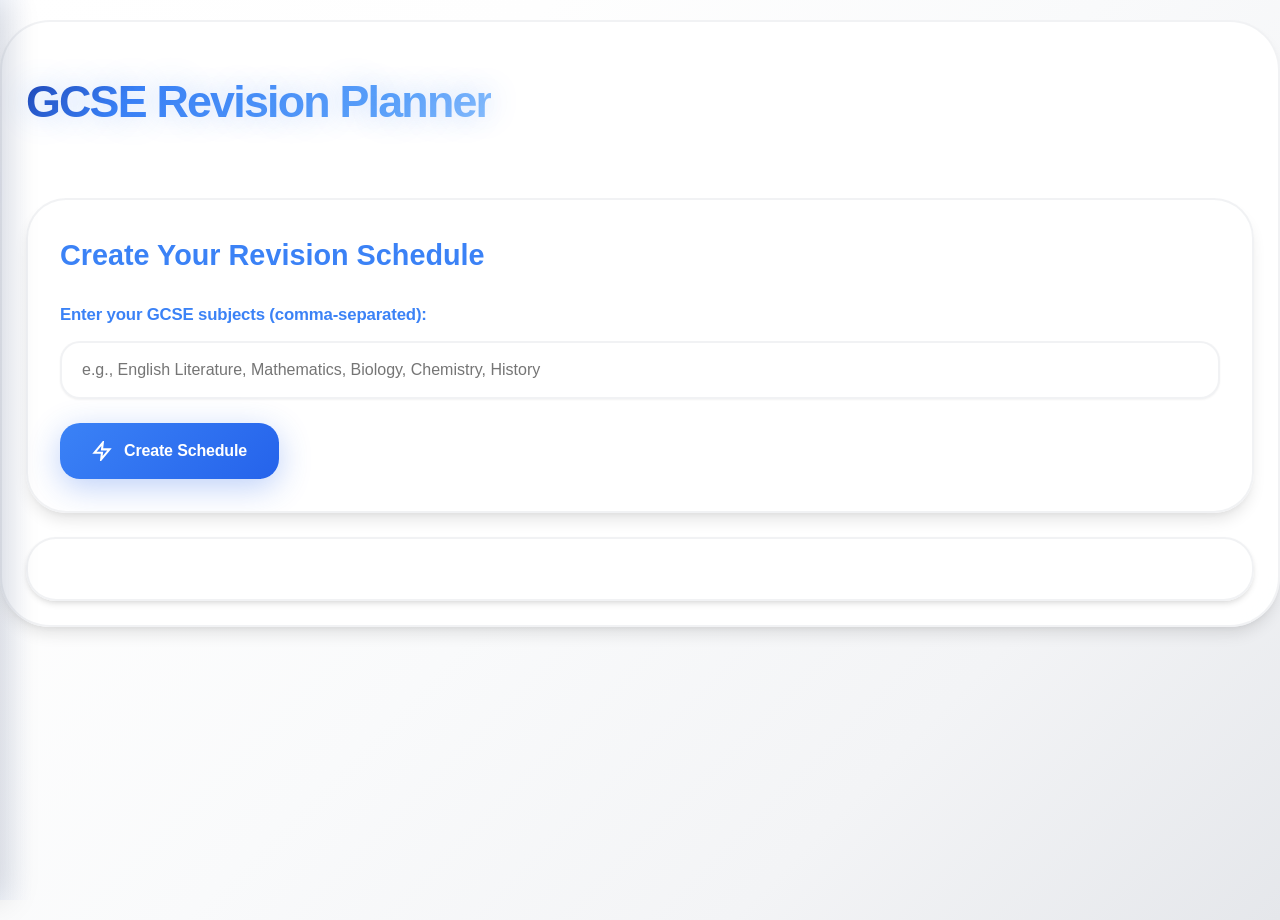
<file: gcse revision website.html>
<!DOCTYPE html>
<html lang="en">
<head>
    <meta charset="UTF-8">
    <meta name="viewport" content="width=device-width, initial-scale=1.0">
    <title>GCSE Revision Planner</title>
    <style>
        /* Enhanced Theme System - Root Variables */
/* Updated Theme System - Only White and Black */
:root {
    /* Default White Theme */
    --bg-primary: linear-gradient(135deg, #ffffff 0%, #fefefe 25%, #f9fafb 50%, #f3f4f6 75%, #e5e7eb 100%);
    --bg-secondary: #ffffff;
    --bg-card: rgba(255, 255, 255, 0.98);
    --bg-card-hover: rgba(255, 255, 255, 1);
    --text-primary: #111827;
    --text-secondary: #374151;
    --text-muted: #6b7280;
    --accent-blue: #3b82f6;
    --accent-blue-hover: #2563eb;
    --accent-blue-light: rgba(59, 130, 246, 0.08);
    --accent-green: #059669;
    --accent-red: #dc2626;
    --border-color: rgba(209, 213, 219, 0.3);
    --border-hover: rgba(59, 130, 246, 0.3);
    --glass-bg: rgba(255, 255, 255, 0.95);
    --glass-border: rgba(209, 213, 219, 0.3);
    --sidebar-bg: rgba(255, 255, 255, 0.99);
    --sidebar-highlight: linear-gradient(135deg, rgba(59, 130, 246, 0.12) 0%, rgba(59, 130, 246, 0.04) 100%);
    --calendar-header: linear-gradient(135deg, #f9fafb 0%, #f3f4f6 100%);
    --calendar-day: #fefefe;
    --shadow-sm: 0 1px 2px 0 rgba(0, 0, 0, 0.05);
    --shadow-md: 0 4px 6px -1px rgba(0, 0, 0, 0.1), 0 2px 4px -1px rgba(0, 0, 0, 0.06);
    --shadow-lg: 0 10px 15px -3px rgba(0, 0, 0, 0.1), 0 4px 6px -2px rgba(0, 0, 0, 0.05);
    --shadow-xl: 0 20px 25px -5px rgba(0, 0, 0, 0.1), 0 10px 10px -5px rgba(0, 0, 0, 0.04);
}

/* Black Theme */
[data-theme="black"] {
    --bg-primary: linear-gradient(135deg, #0f172a 0%, #1e293b 25%, #334155 50%, #475569 75%, #64748b 100%);
    --bg-secondary: #1e293b;
    --bg-card: rgba(30, 41, 59, 0.95);
    --bg-card-hover: rgba(30, 41, 59, 0.98);
    --text-primary: #f1f5f9;
    --text-secondary: #cbd5e1;
    --text-muted: #94a3b8;
    --accent-blue: #60a5fa;
    --accent-blue-hover: #3b82f6;
    --accent-blue-light: rgba(96, 165, 250, 0.15);
    --accent-green: #34d399;
    --accent-red: #f87171;
    --border-color: rgba(71, 85, 105, 0.3);
    --border-hover: rgba(96, 165, 250, 0.4);
    --glass-bg: rgba(30, 41, 59, 0.9);
    --glass-border: rgba(71, 85, 105, 0.4);
    --sidebar-bg: rgba(15, 23, 42, 0.98);
    --sidebar-highlight: linear-gradient(135deg, rgba(96, 165, 250, 0.2) 0%, rgba(96, 165, 250, 0.08) 100%);
    --calendar-header: linear-gradient(135deg, #1e293b 0%, #334155 100%);
    --calendar-day: #334155;
    --shadow-sm: 0 1px 2px 0 rgba(0, 0, 0, 0.3);
    --shadow-md: 0 4px 6px -1px rgba(0, 0, 0, 0.4), 0 2px 4px -1px rgba(0, 0, 0, 0.3);
    --shadow-lg: 0 10px 15px -3px rgba(0, 0, 0, 0.5), 0 4px 6px -2px rgba(0, 0, 0, 0.4);
    --shadow-xl: 0 20px 25px -5px rgba(0, 0, 0, 0.6), 0 10px 10px -5px rgba(0, 0, 0, 0.5);
}

/* Ensure only 4 tab colors work consistently */
.tab.color-1 { background: linear-gradient(135deg, #3b82f6 0%, #2563eb 100%); border-color: #3b82f6; }
.tab.color-2 { background: linear-gradient(135deg, #7c3aed 0%, #6d28d9 100%); border-color: #7c3aed; }
.tab.color-3 { background: linear-gradient(135deg, #059669 0%, #047857 100%); border-color: #059669; }
.tab.color-4 { background: linear-gradient(135deg, #ea580c 0%, #c2410c 100%); border-color: #ea580c; }

/* Smooth theme transitions */
* {
    transition: background-color 0.6s cubic-bezier(0.4, 0, 0.2, 1),
                color 0.6s cubic-bezier(0.4, 0, 0.2, 1),
                border-color 0.6s cubic-bezier(0.4, 0, 0.2, 1),
                box-shadow 0.6s cubic-bezier(0.4, 0, 0.2, 1);
}

        /* Reset and Base Styles */
        * {
            margin: 0;
            padding: 0;
            box-sizing: border-box;
        }

        body {
            font-family: 'Inter', -apple-system, BlinkMacSystemFont, 'Segoe UI', 'Roboto', sans-serif;
            background: var(--bg-primary);
            color: var(--text-primary);
            min-height: 100vh;
            line-height: 1.6;
            font-weight: 400;
            position: relative;
            overflow-x: hidden;
        }

        body::before {
            content: '';
            position: fixed;
            top: 0;
            left: 0;
            width: 100%;
            height: 100%;
            background: var(--gradient-overlay);
            backdrop-filter: blur(0.5px);
            z-index: -1;
        }

        /* Container and Layout */
        .container {
            max-width: 1400px;
            margin: 0 auto;
            padding: 24px;
            transition: margin-left 0.4s cubic-bezier(0.4, 0, 0.2, 1);
            border-radius: 50px;
            background: var(--glass-bg);
            backdrop-filter: blur(20px);
            border: 2px solid var(--glass-border);
            box-shadow: var(--shadow-lg);
            margin-top: 20px;
            margin-bottom: 20px;
        }

        .container.sidebar-open {
            margin-left: 280px;
        }

        /* Header Styles */
        .header {
            display: flex;
            justify-content: space-between;
            align-items: center;
            margin-bottom: 40px;
            padding: 20px 0;
        }

        .header h1 {
            font-size: 2.8rem;
            font-weight: 800;
            background: linear-gradient(135deg, #1e40af 0%, #3b82f6 25%, #60a5fa  75%, #93c5fd 100%);
            -webkit-background-clip: text;
            -webkit-text-fill-color: transparent;
            background-clip: text;
            letter-spacing: -0.04em;
            text-shadow: 0 0 30px rgba(59, 130, 246, 0.3);
        }

        /* Professional Icon Styles */
        .icon {
            width: 20px;
            height: 20px;
            fill: none;
            stroke: currentColor;
            stroke-width: 2.5;
            transition: all 0.3s cubic-bezier(0.4, 0, 0.2, 1);
        }

        .icon-lg {
            width: 24px;
            height: 24px;
        }

        /* Enhanced Sidebar Styles */
        .sidebar {
            position: fixed;
            left: -280px;
            top: 0;
            width: 280px;
            height: 100vh;
            background: var(--sidebar-bg);
            backdrop-filter: blur(30px);
            border-right: 2px solid var(--glass-border);
            transition: left 0.4s cubic-bezier(0.4, 0, 0.2, 1);
            z-index: 1000;
            box-shadow: 8px 0 32px rgba(0, 0, 0, 0.12);
        }

        .sidebar.open {
            left: 0;
        }

        .sidebar-header {
            padding: 32px 28px;
            border-bottom: 2px solid var(--glass-border);
            background: var(--gradient-overlay);
        }

        .sidebar-header h2 {
            color: var(--accent-blue);
            font-size: 1.5rem;
            font-weight: 800;
            display: flex;
            align-items: center;
            gap: 16px;
            letter-spacing: -0.02em;
        }

        .sidebar-nav {
            padding: 32px 0;
        }

        /* Enhanced Sidebar Item with Oval Highlighting */
        .sidebar-item {
            display: flex;
            align-items: center;
            gap: 20px;
            padding: 20px 28px;
            margin: 8px 16px;
            color: var(--text-secondary);
            text-decoration: none;
            transition: all 0.4s cubic-bezier(0.4, 0, 0.2, 1);
            cursor: pointer;
            font-weight: 600;
            font-size: 1.05rem;
            position: relative;
            border-radius: 24px;
            overflow: hidden;
        }

        .sidebar-item::before {
            content: '';
            position: absolute;
            left: -100%;
            top: 0;
            height: 100%;
            width: 100%;
            background: var(--sidebar-highlight);
            border-radius: 24px;
            transition: all 0.4s cubic-bezier(0.4, 0, 0.2, 1);
            z-index: -1;
        }

        .sidebar-item::after {
            content: '';
            position: absolute;
            left: 8px;
            top: 50%;
            transform: translateY(-50%);
            width: 0;
            height: 32px;
            background: var(--accent-blue);
            border-radius: 16px;
            transition: all 0.4s cubic-bezier(0.4, 0, 0.2, 1);
        }

        .sidebar-item:hover,
        .sidebar-item.active {
            color: var(--accent-blue);
            background: var(--sidebar-highlight);
            border-radius: 24px;
            transform: translateX(4px);
            box-shadow: 0 8px 20px rgba(37, 99, 235, 0.15);
        }

        .sidebar-item:hover::before,
        .sidebar-item.active::before {
            left: 0;
        }

        .sidebar-item:hover::after,
        .sidebar-item.active::after {
            width: 4px;
        }

        .sidebar-item.active {
            background: var(--accent-blue-light);
            border: 2px solid rgba(37, 99, 235, 0.2);
        }

        /* Sidebar Trigger - Updated for hover */
        .sidebar-trigger {
            position: fixed;
            left: 0;
            top: 0;
            width: 32px;
            height: 100vh;
            z-index: 998;
            cursor: pointer;
            background: linear-gradient(90deg, rgba(37, 99, 235, 0.05) 0%, transparent 100%);
            transition: all 0.3s ease;
        }

        .sidebar-trigger:hover {
            background: linear-gradient(90deg, rgba(37, 99, 235, 0.1) 0%, transparent 100%);
            width: 40px;
        }

        /* Sidebar Overlay */
        .sidebar-overlay {
            position: fixed;
            top: 0;
            left: 0;
            width: 100%;
            height: 100%;
            background: rgba(0, 0, 0, 0.3);
            z-index: 999;
            opacity: 0;
            visibility: hidden;
            transition: all 0.3s ease;
        }

        .sidebar-overlay.show {
            opacity: 1;
            visibility: visible;
        }

        /* Page Styles */
        .page {
            display: none;
            opacity: 0;
            transform: translateY(24px);
            transition: all 0.5s cubic-bezier(0.4, 0, 0.2, 1);
        }

        .page.active {
            display: block;
            opacity: 1;
            transform: translateY(0);
        }

        /* Enhanced Card Styles */
        .card {
            background: var(--bg-card);
            border: 2px solid var(--glass-border);
            border-radius: 40px;
            padding: 32px;
            margin-bottom: 24px;
            box-shadow: var(--shadow-lg);
            backdrop-filter: blur(20px);
            transition: all 0.4s cubic-bezier(0.4, 0, 0.2, 1);
            position: relative;
            overflow: hidden;
        }

        .card::before {
            content: '';
            position: absolute;
            top: 0;
            left: 0;
            width: 100%;
            height: 100%;
            background: var(--gradient-overlay);
            opacity: 0;
            transition: opacity 0.3s ease;
            pointer-events: none;
        }

        .card:hover {
            transform: translateY(-4px);
            box-shadow: 0 20px 40px -8px rgba(0, 0, 0, 0.15);
            background: var(--bg-card-hover);
            border-color: var(--border-hover);
        }

        .card:hover::before {
            opacity: 1;
        }

        /* Form Styles */
        .input-group {
            margin-bottom: 24px;
        }

        .input-group label {
            display: block;
            margin-bottom: 12px;
            color: var(--accent-blue);
            font-weight: 700;
            font-size: 1.05rem;
            letter-spacing: -0.01em;
        }

        .input-group input, .input-group textarea {
            width: 100%;
            padding: 18px 20px;
            border: 2px solid var(--border-color);
            border-radius: 20px;
            background: var(--bg-secondary);
            color: var(--text-primary);
            font-size: 16px;
            font-weight: 500;
            transition: all 0.3s cubic-bezier(0.4, 0, 0.2, 1);
            font-family: inherit;
            box-shadow: var(--shadow-sm);
        }

        .input-group textarea {
            resize: vertical;
            min-height: 100px;
            line-height: 1.6;
        }

        .input-group input:focus, .input-group textarea:focus {
            outline: none;
            border-color: var(--accent-blue);
            box-shadow: 0 0 0 4px var(--accent-blue-light), var(--shadow-md);
            transform: translateY(-2px);
        }

        /* Enhanced Button Styles */
        .btn-primary {
            background: linear-gradient(135deg, var(--accent-blue) 0%, var(--accent-blue-hover) 100%);
            color: white;
            border: none;
            padding: 18px 32px;
            border-radius: 20px;
            font-size: 16px;
            font-weight: 700;
            cursor: pointer;
            transition: all 0.3s cubic-bezier(0.4, 0, 0.2, 1);
            display: inline-flex;
            align-items: center;
            gap: 12px;
            box-shadow: 0 8px 32px rgba(37, 99, 235, 0.3);
            letter-spacing: -0.01em;
            position: relative;
            overflow: hidden;
        }

        .btn-primary::before {
            content: '';
            position: absolute;
            top: 0;
            left: -100%;
            width: 100%;
            height: 100%;
            background: linear-gradient(90deg, transparent, rgba(255, 255, 255, 0.2), transparent);
            transition: left 0.5s ease;
        }

        .btn-primary:hover {
            transform: translateY(-3px);
            box-shadow: 0 12px 32px rgba(37, 99, 235, 0.4);
        }

        .btn-primary:hover::before {
            left: 100%;
        }

        .btn-primary:disabled {
            opacity: 0.6;
            cursor: not-allowed;
            transform: none;
        }

        .btn-secondary {
            background: var(--bg-secondary);
            color: var(--text-primary);
            border: 2px solid var(--border-color);
            padding: 14px 24px;
            border-radius: 16px;
            font-size: 14px;
            font-weight: 600;
            cursor: pointer;
            transition: all 0.3s cubic-bezier(0.4, 0, 0.2, 1);
            display: inline-flex;
            align-items: center;
            gap: 8px;
            box-shadow: var(--shadow-sm);
        }

        .btn-secondary:hover {
            border-color: var(--accent-blue);
            color: var(--accent-blue);
            transform: translateY(-2px);
            box-shadow: var(--shadow-md);
        }

        /* Enhanced Tab Container with Carousel */
        .tab-carousel {
            position: relative;
            margin-bottom: 32px;
            padding: 20px;
            border-radius: 30px;
            background: var(--glass-bg);
            backdrop-filter: blur(20px);
            border: 2px solid var(--glass-border);
            box-shadow: var(--shadow-lg);
            overflow: hidden;
        }

        .tab-viewport {
            overflow: hidden;
            width: 100%;
        }

        .tab-container {
            display: flex;
            gap: 16px;
            transition: transform 0.4s cubic-bezier(0.4, 0, 0.2, 1);
            min-width: 100%;
        }

        .tab {
            border: 2px solid;
            color: white;
            padding: 16px 28px;
            border-radius: 20px;
            cursor: pointer;
            transition: all 0.3s cubic-bezier(0.4, 0, 0.2, 1);
            display: flex;
            align-items: center;
            gap: 12px;
            font-weight: 700;
            backdrop-filter: blur(12px);
            position: relative;
            overflow: hidden;
            flex-shrink: 0;
            min-width: 200px;
            justify-content: center;
        }

        .tab.color-1 { background: linear-gradient(135deg, var(--accent-blue) 0%, var(--accent-blue-hover) 100%); border-color: var(--accent-blue); }
        .tab.color-2 { background: linear-gradient(135deg, var(--accent-purple) 0%, #6d28d9 100%); border-color: var(--accent-purple); }
        .tab.color-3 { background: linear-gradient(135deg, var(--accent-green) 0%, #047857 100%); border-color: var(--accent-green); }
        .tab.color-4 { background: linear-gradient(135deg, var(--accent-orange) 0%, #c2410c 100%); border-color: var(--accent-orange); }
        .tab.color-5 { background: linear-gradient(135deg, var(--accent-pink) 0%, #be185d 100%); border-color: var(--accent-pink); }
        .tab.color-6 { background: linear-gradient(135deg, var(--accent-yellow) 0%, #a16207 100%); border-color: var(--accent-yellow); }

        .tab::before {
            content: '';
            position: absolute;
            top: 0;
            left: -100%;
            width: 100%;
            height: 100%;
            background: linear-gradient(90deg, transparent, rgba(255, 255, 255, 0.2), transparent);
            transition: left 0.4s ease;
        }

        .tab:hover {
            transform: translateY(-3px);
            box-shadow: 0 12px 28px rgba(0, 0, 0, 0.2);
        }

        .tab:hover::before {
            left: 100%;
        }

        .tab.active {
            box-shadow: 0 12px 32px rgba(0, 0, 0, 0.3);
            transform: translateY(-2px) scale(1.05);
        }

        /* Carousel Navigation */
        .carousel-nav {
            position: absolute;
            top: 50%;
            transform: translateY(-50%);
            background: var(--bg-secondary);
            border: 2px solid var(--glass-border);
            border-radius: 50%;
            width: 40px;
            height: 40px;
            display: flex;
            align-items: center;
            justify-content: center;
            cursor: pointer;
            transition: all 0.3s ease;
            box-shadow: var(--shadow-md);
            z-index: 10;
        }

        .carousel-nav:hover {
            background: var(--accent-blue);
            color: white;
            border-color: var(--accent-blue);
            transform: translateY(-50%) scale(1.1);
        }

        .carousel-nav.prev {
            left: -10px;
        }

        .carousel-nav.next {
            right: -10px;
        }

        .carousel-nav:disabled {
            opacity: 0.3;
            cursor: not-allowed;
            transform: translateY(-50%);
        }

        /* New Schedule Grid Layout */
        .schedule-grid-container {
            background: var(--glass-bg);
            border: 2px solid var(--glass-border);
            border-radius: 40px;
            overflow: hidden;
            backdrop-filter: blur(30px);
            margin-bottom: 24px;
            box-shadow: var(--shadow-lg);
        }

        .schedule-grid {
            display: grid;
            grid-template-columns: 200px repeat(7, 1fr);
            grid-template-rows: auto repeat(var(--subject-count, 6), 1fr);
            min-height: 600px;
            gap: 2px;
            background: var(--border-color);
            padding: 2px;
        }

        .grid-header {
            background: var(--calendar-header);
            padding: 20px 12px;
            display: flex;
            align-items: center;
            justify-content: center;
            font-weight: 800;
            color: var(--accent-blue);
            font-size: 1rem;
            letter-spacing: 0.05em;
            text-transform: uppercase;
            border-bottom: 2px solid var(--glass-border);
            position: relative;
        }

        .grid-header::after {
            content: '';
            position: absolute;
            bottom: 0;
            left: 50%;
            transform: translateX(-50%);
            width: 30px;
            height: 3px;
            background: var(--accent-blue);
            border-radius: 2px;
            opacity: 0.6;
        }

        .subject-label {
            background: var(--calendar-header);
            padding: 16px;
            display: flex;
            align-items: center;
            justify-content: center;
            font-weight: 800;
            color: var(--accent-blue);
            font-size: 0.95rem;
            text-align: center;
            word-wrap: break-word;
            border-right: 2px solid var(--glass-border);
            writing-mode: horizontal-tb;
            min-height: 120px;
        }

        .schedule-cell {
            background: var(--calendar-day);
            padding: 8px;
            min-height: 120px;
            transition: all 0.3s cubic-bezier(0.4, 0, 0.2, 1);
            display: flex;
            flex-direction: column;
            gap: 4px;
            overflow: hidden;
        }

        .schedule-cell.today {
            background: var(--calendar-today);
            box-shadow: inset 0 0 0 2px rgba(37, 99, 235, 0.3);
        }

        .schedule-cell:hover {
            background: rgba(37, 99, 235, 0.03);
            transform: scale(1.02);
            z-index: 10;
            box-shadow: 0 8px 25px rgba(0, 0, 0, 0.1);
        }

        /* Revision Card Styles - Compact for Grid */
        .revision-card-mini {
            background: var(--bg-secondary);
            border: 1px solid var(--border-color);
            border-radius: 8px;
            padding: 6px 8px;
            transition: all 0.3s cubic-bezier(0.4, 0, 0.2, 1);
            position: relative;
            cursor: pointer;
            font-size: 0.75rem;
            box-shadow: var(--shadow-sm);
            min-height: 45px;
            display: flex;
            flex-direction: column;
            justify-content: space-between;
            word-wrap: break-word;
            overflow: hidden;
        }

        .revision-card-mini:hover {
            transform: translateY(-1px);
            box-shadow: var(--shadow-md);
            border-color: var(--accent-blue);
            background: rgba(37, 99, 235, 0.02);
            z-index: 5;
        }

        .revision-card-mini.completed {
            background: rgba(5, 150, 105, 0.08);
            border-color: var(--accent-green);
            opacity: 0.85;
        }

        .revision-card-mini-content {
            flex: 1;
            overflow: hidden;
        }

        .revision-card-mini-title {
            font-weight: 600;
            color: var(--text-primary);
            margin-bottom: 2px;
            line-height: 1.2;
            font-size: 0.8rem;
            white-space: nowrap;
            overflow: hidden;
            text-overflow: ellipsis;
        }

        .revision-card-mini-topic {
            font-weight: 500;
            color: var(--text-secondary);
            margin-bottom: 3px;
            font-size: 0.7rem;
            line-height: 1.1;
            display: -webkit-box;
            -webkit-line-clamp: 2;
            -webkit-box-orient: vertical;
            overflow: hidden;
            text-overflow: ellipsis;
        }

        .revision-card-mini-meta {
            color: var(--text-muted);
            font-size: 0.65rem;
            display: flex;
            justify-content: space-between;
            font-weight: 500;
            margin-top: auto;
        }

        .revision-card-mini-menu {
            position: absolute;
            top: 2px;
            right: 2px;
            background: var(--bg-secondary);
            border: 1px solid var(--border-color);
            border-radius: 4px;
            padding: 2px;
            cursor: pointer;
            opacity: 0;
            transition: all 0.3s cubic-bezier(0.4, 0, 0.2, 1);
            backdrop-filter: blur(12px);
            width: 18px;
            height: 18px;
            display: flex;
            align-items: center;
            justify-content: center;
            box-shadow: var(--shadow-sm);
        }

        .revision-card-mini:hover .revision-card-mini-menu {
            opacity: 1;
        }

        .revision-card-mini-menu:hover {
            background: var(--accent-blue);
            color: white;
            border-color: var(--accent-blue);
            transform: scale(1.1);
            box-shadow: 0 2px 8px rgba(37, 99, 235, 0.3);
        }

        /* Enhanced Dropdown Menu */
        .dropdown {
            position: fixed;
            background: var(--bg-secondary);
            border: 2px solid var(--glass-border);
            border-radius: 20px;
            min-width: 200px;
            box-shadow: var(--shadow-xl);
            z-index: 1000;
            opacity: 0;
            transform: translateY(-12px) scale(0.9);
            transition: all 0.3s cubic-bezier(0.4, 0, 0.2, 1);
            pointer-events: none;
            backdrop-filter: blur(30px);
        }

        .dropdown.show {
            opacity: 1;
            transform: translateY(0) scale(1);
            pointer-events: all;
        }

        .dropdown-item {
            padding: 16px 20px;
            cursor: pointer;
            transition: all 0.3s cubic-bezier(0.4, 0, 0.2, 1);
            border-bottom: 1px solid var(--border-color);
            display: flex;
            align-items: center;
            gap: 12px;
            font-weight: 600;
            color: var(--text-primary);
            font-size: 0.9rem;
        }

        .dropdown-item:last-child {
            border-bottom: none;
        }

        .dropdown-item:hover {
            background: var(--accent-blue);
            color: white;
            transform: translateX(4px);
        }

        /* Loading Animation Styles */
        .loading-container {
            display: none;
            padding: 32px 0;
        }

        .loading-container.show {
            display: block;
        }

        .loading-grid {
            display: grid;
            grid-template-columns: repeat(auto-fill, minmax(300px, 1fr));
            gap: 20px;
        }

        .loading-card {
            height: 200px;
            border-radius: 30px;
            background: var(--loading-bg);
            background-size: 400% 400%;
            animation: glowPulse 2.5s ease-in-out infinite;
            position: relative;
            overflow: hidden;
            backdrop-filter: blur(12px);
            box-shadow: var(--shadow-lg);
        }

        .loading-card::before {
            content: '';
            position: absolute;
            top: 0;
            left: -100%;
            width: 100%;
            height: 100%;
            background: linear-gradient(90deg, transparent, rgba(255, 255, 255, 0.4), transparent);
            animation: wave 2s ease-in-out infinite;
        }

        @keyframes glowPulse {
            0%, 100% { 
                background-position: 0% 50%;
                opacity: 0.9;
                transform: scale(1);
            }
            50% { 
                background-position: 100% 50%;
                opacity: 1;
                transform: scale(1.01);
            }
        }

        @keyframes wave {
            0% { left: -100%; }
            100% { left: 100%; }
        }

        /* Empty State */
        .empty-state {
            text-align: center;
            padding: 60px 20px;
            color: var(--text-secondary);
        }

        .empty-state h3 {
            color: var(--text-primary);
            margin-bottom: 12px;
            font-size: 1.4rem;
            font-weight: 700;
        }

        .empty-state p {
            font-size: 1rem;
            font-weight: 500;
        }

        /* Progress Bars */
        .progress-bar {
            background: var(--calendar-day);
            border-radius: 20px;
            height: 24px;
            overflow: hidden;
            margin-bottom: 12px;
            position: relative;
            box-shadow: inset 0 2px 4px rgba(0, 0, 0, 0.1);
        }

        .progress-fill {
            height: 100%;
            background: linear-gradient(135deg, var(--accent-blue) 0%, var(--accent-blue-hover) 100%);
            border-radius: 20px;
            transition: width 0.8s cubic-bezier(0.4, 0, 0.2, 1);
            position: relative;
            overflow: hidden;
            box-shadow: 0 2px 8px rgba(37, 99, 235, 0.3);
        }

        .progress-fill::before {
            content: '';
            position: absolute;
            top: 0;
            left: 0;
            width: 100%;
            height: 100%;
            background: linear-gradient(90deg, transparent, rgba(255, 255, 255, 0.3), transparent);
            animation: progressShimmer 2.5s ease-in-out infinite;
        }

        @keyframes progressShimmer {
            0% { transform: translateX(-100%); }
            100% { transform: translateX(100%); }
        }

        /* Settings Grid */
        .settings-grid {
            display: grid;
            grid-template-columns: repeat(auto-fit, minmax(280px, 1fr));
            gap: 20px;
            margin-top: 24px;
        }

        .settings-card {
            background: var(--glass-bg);
            border: 2px solid var(--glass-border);
            border-radius: 30px;
            padding: 24px;
            box-shadow: var(--shadow-md);
            transition: all 0.3s ease;
        }

        .settings-card:hover {
            transform: translateY(-4px);
            box-shadow: var(--shadow-lg);
        }

        .settings-card h4 {
            color: var(--accent-blue);
            font-size: 1.2rem;
            font-weight: 700;
            margin-bottom: 12px;
            display: flex;
            align-items: center;
            gap: 12px;
        }

        .settings-card p {
            color: var(--text-secondary);
            font-size: 0.9rem;
            margin-bottom: 16px;
            line-height: 1.5;
        }

        /* Alert Styles */
        .alert {
            padding: 16px 20px;
            border-radius: 20px;
            margin-bottom: 20px;
            display: flex;
            align-items: center;
            gap: 12px;
            font-weight: 600;
            box-shadow: var(--shadow-md);
        }

        .alert.error {
            background: rgba(220, 38, 38, 0.1);
            border: 2px solid var(--accent-red);
            color: var(--accent-red);
        }

        .alert.success {
            background: rgba(5, 150, 105, 0.1);
            border: 2px solid var(--accent-green);
            color: var(--accent-green);
        }

        /* Hide scrollbars globally */
        * {
            scrollbar-width: none;
            -ms-overflow-style: none;
        }

        *::-webkit-scrollbar {
            display: none;
        }

        /* Responsive Design */
        @media (max-width: 1024px) {
            .container {
                padding: 16px;
                border-radius: 30px;
            }

            .header h1 {
                font-size: 2.4rem;
            }

            .schedule-grid {
                grid-template-columns: 150px repeat(7, 1fr);
            }

            .subject-label {
                padding: 12px 8px;
                font-size: 0.85rem;
            }

            .loading-grid {
                grid-template-columns: repeat(auto-fill, minmax(250px, 1fr));
            }

            .settings-grid {
                grid-template-columns: 1fr;
            }
        }

        @media (max-width: 768px) {
            .container {
                padding: 12px;
                border-radius: 20px;
                margin: 10px;
            }

            .container.sidebar-open {
                margin-left: 0;
            }

            .header {
                margin-bottom: 24px;
                padding: 12px 0;
            }

            .header h1 {
                font-size: 2rem;
            }

            .sidebar {
                width: 100%;
                left: -100%;
            }

            .schedule-grid {
                grid-template-columns: 100px repeat(3, 1fr);
                gap: 1px;
            }

            .schedule-cell {
                min-height: 80px;
                padding: 4px;
            }

            .revision-card-mini {
                min-height: 35px;
                padding: 4px 6px;
                font-size: 0.65rem;
            }

            .revision-card-mini-title {
                font-size: 0.7rem;
            }

            .revision-card-mini-topic {
                font-size: 0.65rem;
            }

            .revision-card-mini-meta {
                font-size: 0.6rem;
            }

            .grid-header {
                padding: 12px 8px;
                font-size: 0.8rem;
            }

            .subject-label {
                padding: 8px 4px;
                font-size: 0.75rem;
                min-height: 80px;
            }

            .card {
                padding: 20px;
                border-radius: 25px;
            }

            .loading-grid {
                grid-template-columns: 1fr;
            }

            .tab {
                min-width: 160px;
                padding: 14px 20px;
            }

            .carousel-nav {
                width: 36px;
                height: 36px;
            }
        }

        /* Accessibility Improvements */
        @media (prefers-reduced-motion: reduce) {
            *, *::before, *::after {
                animation-duration: 0.01ms !important;
                animation-iteration-count: 1 !important;
                transition-duration: 0.01ms !important;
            }
        }

        /* High contrast mode support */
        @media (prefers-contrast: high) {
            :root {
                --border-color: rgba(0, 0, 0, 0.5);
                --glass-border: rgba(0, 0, 0, 0.6);
            }
        }

        /* Enhanced Tab Carousel with Hover Navigation */
.tab-carousel {
    position: relative;
    margin-bottom: 32px;
    padding: 20px 60px; /* Add space for arrows */
    border-radius: 30px;
    background: var(--glass-bg);
    backdrop-filter: blur(20px);
    border: 2px solid var(--glass-border);
    box-shadow: var(--shadow-lg);
    overflow: hidden;
}

.tab-carousel:hover .carousel-nav {
    opacity: 1;
    transform: translateY(-50%) scale(1);
}

/* Smooth Carousel Navigation */
.carousel-nav {
    position: absolute;
    top: 50%;
    transform: translateY(-50%) scale(0.8);
    background: var(--bg-secondary);
    border: 2px solid var(--glass-border);
    border-radius: 50%;
    width: 44px;
    height: 44px;
    display: flex;
    align-items: center;
    justify-content: center;
    cursor: pointer;
    transition: all 0.4s cubic-bezier(0.4, 0, 0.2, 1);
    box-shadow: var(--shadow-lg);
    z-index: 20;
    opacity: 0;
    backdrop-filter: blur(20px);
}

.carousel-nav:hover {
    background: var(--accent-blue);
    color: white;
    border-color: var(--accent-blue);
    transform: translateY(-50%) scale(1.1);
    box-shadow: 0 8px 25px rgba(37, 99, 235, 0.4);
}

.carousel-nav.prev {
    left: 16px;
}

.carousel-nav.next {
    right: 16px;
}

.carousel-nav:disabled {
    opacity: 0.3;
    cursor: not-allowed;
    transform: translateY(-50%) scale(0.8);
    background: var(--bg-secondary);
    color: var(--text-muted);
    border-color: var(--border-color);
}

.carousel-nav:disabled:hover {
    background: var(--bg-secondary);
    color: var(--text-muted);
    border-color: var(--border-color);
    transform: translateY(-50%) scale(0.8);
    box-shadow: var(--shadow-md);
}

/* Smooth Tab Container Animation */
.tab-container {
    display: flex;
    gap: 16px;
    transition: transform 0.6s cubic-bezier(0.25, 0.8, 0.25, 1);
    min-width: 100%;
    will-change: transform;
}

/* Enhanced Tab Animations */
.tab {
    border: 2px solid;
    color: white;
    padding: 16px 28px;
    border-radius: 20px;
    cursor: pointer;
    transition: all 0.4s cubic-bezier(0.4, 0, 0.2, 1);
    display: flex;
    align-items: center;
    gap: 12px;
    font-weight: 700;
    backdrop-filter: blur(12px);
    position: relative;
    overflow: hidden;
    flex-shrink: 0;
    min-width: 200px;
    justify-content: center;
    opacity: 0.8;
    transform: scale(0.95);
}

.tab.active {
    opacity: 1;
    transform: scale(1);
    box-shadow: 0 12px 32px rgba(0, 0, 0, 0.3);
    z-index: 10;
}

.tab:not(.active):hover {
    opacity: 0.9;
    transform: scale(0.98);
}

/* Smooth Tab Entrance/Exit Animations */
@keyframes tabSlideIn {
    from {
        opacity: 0;
        transform: translateX(30px) scale(0.9);
    }
    to {
        opacity: 0.8;
        transform: translateX(0) scale(0.95);
    }
}

@keyframes tabSlideOut {
    from {
        opacity: 0.8;
        transform: translateX(0) scale(0.95);
    }
    to {
        opacity: 0;
        transform: translateX(-30px) scale(0.9);
    }
}

.tab.entering {
    animation: tabSlideIn 0.5s cubic-bezier(0.4, 0, 0.2, 1) forwards;
}

.tab.exiting {
    animation: tabSlideOut 0.3s cubic-bezier(0.4, 0, 0.2, 1) forwards;
}

/* Smooth Content Transition */
.schedule-grid-container {
    opacity: 1;
    transform: translateY(0);
    transition: all 0.5s cubic-bezier(0.4, 0, 0.2, 1);
}

.schedule-grid-container.transitioning {
    opacity: 0.7;
    transform: translateY(10px);
}

/* Enhanced Progress Cards with Hover Button */
.progress-card {
    margin-bottom: 24px; 
    padding: 24px; 
    background: var(--glass-bg); 
    border-radius: 30px; 
    border: 2px solid var(--glass-border); 
    backdrop-filter: blur(20px); 
    box-shadow: var(--shadow-lg);
    position: relative;
    transition: all 0.3s cubic-bezier(0.4, 0, 0.2, 1);
}

.progress-card:hover {
    transform: translateY(-4px);
    box-shadow: var(--shadow-xl);
}

.progress-view-button {
    position: absolute;
    top: 20px;
    right: 20px;
    background: var(--accent-blue);
    color: white;
    border: none;
    padding: 12px 20px;
    border-radius: 16px;
    font-size: 14px;
    font-weight: 600;
    cursor: pointer;
    opacity: 0;
    transform: translateY(-10px) scale(0.9);
    transition: all 0.3s cubic-bezier(0.4, 0, 0.2, 1);
    box-shadow: 0 4px 16px rgba(37, 99, 235, 0.3);
    display: flex;
    align-items: center;
    gap: 8px;
}

.progress-card:hover .progress-view-button {
    opacity: 1;
    transform: translateY(0) scale(1);
}

.progress-view-button:hover {
    background: var(--accent-blue-hover);
    transform: translateY(-2px) scale(1.05);
    box-shadow: 0 6px 20px rgba(37, 99, 235, 0.4);
}

/* Centered Tab Carousel */
.tab-carousel {
    position: relative;
    margin-bottom: 32px;
    padding: 20px 80px; /* More space for arrows */
    border-radius: 30px;
    background: var(--glass-bg);
    backdrop-filter: blur(20px);
    border: 2px solid var(--glass-border);
    box-shadow: var(--shadow-lg);
    overflow: hidden;
    display: flex;
    align-items: center;
    justify-content: center;
}

.tab-viewport {
    width: 300px; /* Fixed width to show one tab */
    overflow: hidden;
    position: relative;
}

.tab-container {
    display: flex;
    gap: 20px;
    transition: transform 0.8s cubic-bezier(0.25, 0.8, 0.25, 1);
    will-change: transform;
}

/* Centered Tab Styling */
.tab {
    border: 2px solid;
    color: white;
    padding: 20px 32px;
    border-radius: 20px;
    cursor: pointer;
    transition: all 0.6s cubic-bezier(0.4, 0, 0.2, 1);
    display: flex;
    align-items: center;
    gap: 12px;
    font-weight: 700;
    backdrop-filter: blur(12px);
    position: relative;
    overflow: hidden;
    flex-shrink: 0;
    width: 280px; /* Fixed width */
    justify-content: center;
    opacity: 0.6;
    transform: scale(0.85);
    filter: blur(1px);
}

.tab.active {
    opacity: 1;
    transform: scale(1);
    filter: blur(0);
    box-shadow: 0 16px 40px rgba(0, 0, 0, 0.3);
    z-index: 10;
}

.tab.prev-tab,
.tab.next-tab {
    opacity: 0.4;
    transform: scale(0.75);
    filter: blur(2px);
}

/* Enhanced Navigation Arrows */
.carousel-nav {
    position: absolute;
    top: 50%;
    transform: translateY(-50%);
    background: var(--accent-blue);
    color: white;
    border: none;
    border-radius: 50%;
    width: 50px;
    height: 50px;
    display: flex;
    align-items: center;
    justify-content: center;
    cursor: pointer;
    transition: all 0.4s cubic-bezier(0.4, 0, 0.2, 1);
    box-shadow: 0 8px 25px rgba(37, 99, 235, 0.4);
    z-index: 20;
    opacity: 0.8;
}

.carousel-nav:hover {
    opacity: 1;
    transform: translateY(-50%) scale(1.1);
    box-shadow: 0 12px 30px rgba(37, 99, 235, 0.6);
}

.carousel-nav.prev {
    left: 20px;
}

.carousel-nav.next {
    right: 20px;
}

/* Smooth Content Transition */
.schedule-grid-container {
    opacity: 1;
    transform: translateY(0);
    transition: all 0.6s cubic-bezier(0.4, 0, 0.2, 1);
}

.schedule-grid-container.transitioning {
    opacity: 0.3;
    transform: translateY(20px);
}

/* Fixed Centered Tab Carousel */
.tab-viewport {
    width: 320px; /* Slightly wider for better centering */
    overflow: hidden;
    position: relative;
    display: flex;
    align-items: center;
    justify-content: center;
}

.tab-container {
    display: flex;
    gap: 40px; /* Increased gap for better spacing */
    transition: transform 0.8s cubic-bezier(0.25, 0.8, 0.25, 1);
    will-change: transform;
    align-items: center;
}

.tab {
    border: 2px solid;
    color: white;
    padding: 20px 32px;
    border-radius: 20px;
    cursor: pointer;
    transition: all 0.6s cubic-bezier(0.4, 0, 0.2, 1);
    display: flex;
    align-items: center;
    gap: 12px;
    font-weight: 700;
    backdrop-filter: blur(12px);
    position: relative;
    overflow: hidden;
    flex-shrink: 0;
    width: 280px; /* Fixed width */
    justify-content: center;
    opacity: 0.4;
    transform: scale(0.8);
    filter: blur(1.5px);
}

.tab.active {
    opacity: 1;
    transform: scale(1);
    filter: blur(0);
    box-shadow: 0 16px 40px rgba(0, 0, 0, 0.3);
    z-index: 10;
}

/* Enhanced Tab Carousel with Scroll Support */
.tab-carousel {
    position: relative;
    margin-bottom: 32px;
    padding: 20px 80px;
    border-radius: 30px;
    background: var(--glass-bg);
    backdrop-filter: blur(20px);
    border: 2px solid var(--glass-border);
    box-shadow: var(--shadow-lg);
    overflow: hidden;
    display: flex;
    align-items: center;
    justify-content: center;
    cursor: grab; /* Indicate scrollable */
}

.tab-carousel:active {
    cursor: grabbing;
}

/* Page Transition Animations */
.page {
    display: none;
    opacity: 0;
    transform: translateY(24px);
    transition: all 0.6s cubic-bezier(0.4, 0, 0.2, 1);
}

.page.active {
    display: block;
    opacity: 1;
    transform: translateY(0);
}

.page.transitioning-out {
    opacity: 0;
    transform: translateY(-24px);
}

.page.transitioning-in {
    opacity: 0;
    transform: translateY(24px);
}

/* Enhanced Progress Button Animation */
.progress-view-button {
    position: absolute;
    top: 20px;
    right: 20px;
    background: var(--accent-blue);
    color: white;
    border: none;
    padding: 12px 20px;
    border-radius: 16px;
    font-size: 14px;
    font-weight: 600;
    cursor: pointer;
    opacity: 0;
    transform: translateY(-10px) scale(0.9);
    transition: all 0.4s cubic-bezier(0.4, 0, 0.2, 1);
    box-shadow: 0 4px 16px rgba(37, 99, 235, 0.3);
    display: flex;
    align-items: center;
    gap: 8px;
}

.progress-view-button:active {
    transform: translateY(-8px) scale(0.95);
}

/* Dynamic Completed Tab Animation */
.completed-tab-container {
    position: relative;
    overflow: hidden;
    margin-bottom: 16px;
}

.completed-tab {
    background: linear-gradient(135deg, var(--accent-green) 0%, #047857 100%);
    border: 2px solid var(--accent-green);
    color: white;
    padding: 16px 28px;
    border-radius: 20px;
    cursor: pointer;
    transition: all 0.5s cubic-bezier(0.4, 0, 0.2, 1);
    display: flex;
    align-items: center;
    gap: 12px;
    font-weight: 700;
    backdrop-filter: blur(12px);
    position: relative;
    overflow: hidden;
    justify-content: center;
    transform: translateY(-100%);
    opacity: 0;
    margin-bottom: 0;
}

.completed-tab.show {
    transform: translateY(0);
    opacity: 1;
}

.completed-tab.active {
    box-shadow: 0 12px 32px rgba(5, 150, 105, 0.4);
    transform: translateY(0) scale(1.05);
}

.completed-tab:hover {
    transform: translateY(-3px) scale(1.02);
    box-shadow: 0 16px 36px rgba(5, 150, 105, 0.5);
}

/* Smooth card filtering animation */
.revision-card-mini.filtering-out {
    opacity: 0;
    transform: scale(0.8) translateY(-20px);
    transition: all 0.4s cubic-bezier(0.4, 0, 0.2, 1);
}

.revision-card-mini.filtering-in {
    opacity: 1;
    transform: scale(1) translateY(0);
    transition: all 0.4s cubic-bezier(0.4, 0, 0.2, 1);
}

/* Functional Settings Styles */
.settings-control {
    display: flex;
    align-items: center;
    gap: 12px;
    margin-top: 12px;
}

.settings-select {
    padding: 10px 16px;
    border: 2px solid var(--border-color);
    border-radius: 12px;
    background: var(--bg-secondary);
    color: var(--text-primary);
    font-weight: 600;
    transition: all 0.3s ease;
    cursor: pointer;
}

.settings-select:hover, .settings-select:focus {
    border-color: var(--accent-blue);
    outline: none;
}

.settings-toggle {
    position: relative;
    width: 60px;
    height: 30px;
    background: var(--border-color);
    border-radius: 15px;
    cursor: pointer;
    transition: all 0.3s ease;
}

.settings-toggle.active {
    background: var(--accent-blue);
}

.settings-toggle::after {
    content: '';
    position: absolute;
    top: 3px;
    left: 3px;
    width: 24px;
    height: 24px;
    background: white;
    border-radius: 50%;
    transition: all 0.3s cubic-bezier(0.4, 0, 0.2, 1);
}

.settings-toggle.active::after {
    transform: translateX(30px);
}

.theme-selector {
    display: grid;
    grid-template-columns: repeat(3, 1fr);
    gap: 8px;
    margin-top: 12px;
}

.theme-option {
    width: 40px;
    height: 40px;
    border-radius: 12px;
    cursor: pointer;
    border: 3px solid transparent;
    transition: all 0.3s ease;
}

.theme-option.active {
    border-color: var(--accent-blue);
    transform: scale(1.1);
}

.theme-blue { background: linear-gradient(135deg, #2563eb, #3b82f6); }
.theme-green { background: linear-gradient(135deg, #059669, #10b981); }
.theme-purple { background: linear-gradient(135deg, #7c3aed, #8b5cf6); }
.theme-orange { background: linear-gradient(135deg, #ea580c, #f97316); }
.theme-pink { background: linear-gradient(135deg, #db2777, #ec4899); }
.theme-dark { background: linear-gradient(135deg, #374151, #4b5563); }

/* Enhanced Notification System */
.notification-container {
    position: fixed;
    top: 20px;
    right: 20px;
    z-index: 2000;
    display: flex;
    flex-direction: column;
    gap: 12px;
    pointer-events: none;
}

.notification {
    background: var(--glass-bg);
    border: 2px solid var(--glass-border);
    border-radius: 16px;
    padding: 16px 20px;
    min-width: 300px;
    box-shadow: var(--shadow-xl);
    backdrop-filter: blur(20px);
    display: flex;
    align-items: center;
    gap: 12px;
    font-weight: 600;
    pointer-events: all;
    
    /* Animation properties */
    opacity: 0;
    transform: translateX(100%) scale(0.9);
    transition: all 0.5s cubic-bezier(0.4, 0, 0.2, 1);
}

.notification.show {
    opacity: 1;
    transform: translateX(0) scale(1);
}

.notification.hide {
    opacity: 0;
    transform: translateX(100%) scale(0.8);
    transition: all 0.4s cubic-bezier(0.4, 0, 0.6, 1);
}

.notification.success {
    border-color: var(--accent-green);
    color: var(--accent-green);
    background: rgba(5, 150, 105, 0.1);
}

.notification.error {
    border-color: var(--accent-red);
    color: var(--accent-red);
    background: rgba(220, 38, 38, 0.1);
}

.notification-progress {
    position: absolute;
    bottom: 0;
    left: 0;
    height: 3px;
    background: currentColor;
    border-radius: 0 0 14px 14px;
    opacity: 0.3;
    animation: notificationProgress 4s linear forwards;
}

@keyframes notificationProgress {
    from { width: 100%; }
    to { width: 0%; }
}

/* Theme transition overlay */
.theme-transition-overlay {
    position: fixed;
    top: 0;
    left: 0;
    width: 100%;
    height: 100%;
    background: var(--bg-primary);
    z-index: 10000;
    opacity: 0;
    visibility: hidden;
    transition: all 0.6s cubic-bezier(0.4, 0, 0.2, 1);
    pointer-events: none;
}

.theme-transition-overlay.active {
    opacity: 0.9;
    visibility: visible;
}

/* Enhanced Tab Styling for Better Readability */
.tab {
    border: 2px solid;
    color: white;
    padding: 20px 32px;
    border-radius: 20px;
    cursor: pointer;
    transition: all 0.6s cubic-bezier(0.4, 0, 0.2, 1);
    display: flex;
    align-items: center;
    gap: 12px;
    font-weight: 700;
    backdrop-filter: blur(12px);
    position: relative;
    overflow: hidden;
    flex-shrink: 0;
    width: 280px;
    justify-content: center;
    opacity: 0.4;
    transform: scale(0.8);
    filter: blur(1.5px);
    text-shadow: 0 1px 2px rgba(0, 0, 0, 0.3); /* Add text shadow for readability */
}

.tab.active {
    opacity: 1;
    transform: scale(1);
    filter: blur(0);
    box-shadow: 0 16px 40px rgba(0, 0, 0, 0.3);
    z-index: 10;
    text-shadow: 0 1px 3px rgba(0, 0, 0, 0.4); /* Stronger shadow for active tab */
}

/* Enhanced tab colors with better contrast */
.tab.color-1 { 
    background: linear-gradient(135deg, #3b82f6 0%, #1e40af 100%); 
    border-color: #3b82f6; 
    color: #ffffff;
}
.tab.color-2 { 
    background: linear-gradient(135deg, #7c3aed 0%, #5b21b6 100%); 
    border-color: #7c3aed; 
    color: #ffffff;
}
.tab.color-3 { 
    background: linear-gradient(135deg, #059669 0%, #047857 100%); 
    border-color: #059669; 
    color: #ffffff;
}
.tab.color-4 { 
    background: linear-gradient(135deg, #ea580c 0%, #c2410c 100%); 
    border-color: #ea580c; 
    color: #ffffff;
}

/* Dark theme adjustments for tabs */
[data-theme="black"] .tab {
    text-shadow: 0 1px 2px rgba(0, 0, 0, 0.5);
}

[data-theme="black"] .tab.active {
    text-shadow: 0 1px 3px rgba(0, 0, 0, 0.7);
    box-shadow: 0 16px 40px rgba(0, 0, 0, 0.6);
}

/* Light theme adjustments for tabs */
[data-theme="white"] .tab {
    text-shadow: 0 1px 2px rgba(0, 0, 0, 0.2);
}

[data-theme="white"] .tab.active {
    text-shadow: 0 1px 3px rgba(0, 0, 0, 0.3);
    box-shadow: 0 16px 40px rgba(0, 0, 0, 0.2);
}

/* Past Papers Management Styles */
.past-papers-grid {
    display: grid;
    grid-template-columns: repeat(auto-fit, minmax(300px, 1fr));
    gap: 16px;
    margin-top: 16px;
}

.past-paper-slot {
    background: var(--glass-bg);
    border: 2px dashed var(--border-color);
    border-radius: 16px;
    padding: 20px;
    text-align: center;
    transition: all 0.3s ease;
    cursor: pointer;
    min-height: 120px;
    display: flex;
    flex-direction: column;
    justify-content: center;
    align-items: center;
    gap: 12px;
}

.past-paper-slot:hover {
    border-color: var(--accent-blue);
    background: var(--accent-blue-light);
    transform: translateY(-2px);
}

.past-paper-slot.filled {
    border-style: solid;
    border-color: var(--accent-green);
    background: rgba(5, 150, 105, 0.05);
}

.past-paper-info {
    display: flex;
    flex-direction: column;
    gap: 8px;
    width: 100%;
}

.past-paper-subject {
    font-weight: 700;
    color: var(--accent-blue);
    font-size: 1.1rem;
}

.past-paper-file {
    font-size: 0.9rem;
    color: var(--text-secondary);
    word-break: break-all;
    max-width: 100%;
    overflow: hidden;
    text-overflow: ellipsis;
}

.past-paper-remove {
    background: var(--accent-red);
    color: white;
    border: none;
    padding: 6px 12px;
    border-radius: 8px;
    font-size: 0.8rem;
    cursor: pointer;
    transition: all 0.3s ease;
}

.past-paper-remove:hover {
    background: #b91c1c;
    transform: scale(1.05);
}

/* Enhanced Past Papers Display */
.past-papers-section {
    margin-top: 40px;
    padding-top: 32px;
    border-top: 3px solid var(--border-color);
}

.past-papers-container {
    background: var(--glass-bg);
    border: 2px solid var(--glass-border);
    border-radius: 24px;
    padding: 32px;
    margin-bottom: 20px;
    backdrop-filter: blur(20px);
    box-shadow: var(--shadow-md);
    transition: all 0.3s ease;
}

.past-papers-container:hover {
    transform: translateY(-2px);
    box-shadow: var(--shadow-lg);
}

.past-papers-header {
    display: flex;
    align-items: center;
    gap: 16px;
    margin-bottom: 24px;
    color: var(--accent-blue);
    font-size: 1.5rem;
    font-weight: 800;
}

.past-papers-grid-display {
    display: grid;
    grid-template-columns: repeat(auto-fill, minmax(320px, 1fr));
    gap: 20px;
}

.past-paper-card {
    background: var(--bg-secondary);
    border: 2px solid var(--border-color);
    border-radius: 20px;
    padding: 20px;
    transition: all 0.4s cubic-bezier(0.4, 0, 0.2, 1);
    cursor: pointer;
    display: flex;
    flex-direction: column;
    gap: 16px;
    position: relative;
    overflow: hidden;
}

.past-paper-card::before {
    content: '';
    position: absolute;
    top: 0;
    left: 0;
    width: 100%;
    height: 100%;
    background: var(--gradient-overlay);
    opacity: 0;
    transition: opacity 0.3s ease;
    pointer-events: none;
}

.past-paper-card:hover {
    transform: translateY(-6px);
    box-shadow: var(--shadow-xl);
    border-color: var(--accent-blue);
}

.past-paper-card:hover::before {
    opacity: 1;
}

.past-paper-card-header {
    display: flex;
    align-items: flex-start;
    justify-content: space-between;
    gap: 16px;
}

.past-paper-card-content {
    flex: 1;
}

.past-paper-card-title {
    font-weight: 700;
    color: var(--text-primary);
    font-size: 1.2rem;
    margin-bottom: 8px;
    line-height: 1.3;
}

.past-paper-card-subject {
    background: linear-gradient(135deg, var(--accent-blue) 0%, var(--accent-blue-hover) 100%);
    color: white;
    padding: 6px 16px;
    border-radius: 16px;
    font-size: 0.85rem;
    font-weight: 700;
    text-transform: uppercase;
    letter-spacing: 0.5px;
    box-shadow: 0 4px 12px rgba(59, 130, 246, 0.3);
    flex-shrink: 0;
}

.past-paper-card-path {
    color: var(--text-muted);
    font-size: 0.9rem;
    word-break: break-all;
    background: var(--calendar-day);
    padding: 12px;
    border-radius: 12px;
    border: 1px solid var(--border-color);
    font-family: 'Courier New', monospace;
}

.past-paper-card-icon {
    position: absolute;
    top: 16px;
    right: 16px;
    color: var(--accent-blue);
    opacity: 0.7;
    transition: all 0.3s ease;
}

.past-paper-card:hover .past-paper-card-icon {
    opacity: 1;
    transform: scale(1.1);
}

/* Empty state for no past papers */
.no-past-papers {
    text-align: center;
    padding: 40px 20px;
    color: var(--text-muted);
    font-style: italic;
}
    </style>
</head>
<body>
    <!-- Sidebar Trigger Area -->
    <div class="sidebar-trigger" onmouseenter="openSidebar()"></div>

    <!-- Sidebar Overlay -->
    <div class="sidebar-overlay" id="sidebarOverlay" onclick="closeSidebar()"></div>

    <!-- Sidebar -->
    <div class="sidebar" id="sidebar" onmouseleave="handleSidebarLeave()">
        <div class="sidebar-header">
            <h2>
                <svg class="icon icon-lg" viewBox="0 0 24 24">
                    <path d="M3 9l9-7 9 7v11a2 2 0 0 1-2 2H5a2 2 0 0 1-2-2z"/>
                    <polyline points="9,22 9,12 15,12 15,22"/>
                </svg>
                Navigation
            </h2>
        </div>
        <nav class="sidebar-nav">
            <a href="#" class="sidebar-item active" onclick="showPage('home')">
                <svg class="icon" viewBox="0 0 24 24">
                    <path d="M3 9l9-7 9 7v11a2 2 0 0 1-2 2H5a2 2 0 0 1-2-2z"/>
                    <polyline points="9,22 9,12 15,12 15,22"/>
                </svg>
                Home
            </a>
            <a href="#" class="sidebar-item" onclick="showPage('dashboard')">
                <svg class="icon" viewBox="0 0 24 24">
                    <rect x="3" y="3" width="18" height="18" rx="2" ry="2"/>
                    <rect x="9" y="9" width="13" height="13" rx="2" ry="2"/>
                </svg>
                Dashboard
            </a>
            <a href="#" class="sidebar-item" onclick="showPage('progress')">
                <svg class="icon" viewBox="0 0 24 24">
                    <line x1="18" y1="20" x2="18" y2="10"/>
                    <line x1="12" y1="20" x2="12" y2="4"/>
                    <line x1="6" y1="20" x2="6" y2="14"/>
                </svg>
                Progress
            </a>
            <a href="#" class="sidebar-item" onclick="showPage('settings')">
                <svg class="icon" viewBox="0 0 24 24">
                    <circle cx="12" cy="12" r="3"/>
                    <path d="M19.4 15a1.65 1.65 0 0 0 .33 1.82l.06.06a2 2 0 0 1 0 2.83 2 2 0 0 1-2.83 0l-.06-.06a1.65 1.65 0 0 0-1.82-.33 1.65 1.65 0 0 0-1 1.51V21a2 2 0 0 1-2 2 2 2 0 0 1-2-2v-.09A1.65 1.65 0 0 0 9 19.4a1.65 1.65 0 0 0-1.82.33l-.06.06a2 2 0 0 1-2.83 0 2 2 0 0 1 0-2.83l.06-.06a1.65 1.65 0 0 0 .33-1.82 1.65 1.65 0 0 0-1.51-1H3a2 2 0 0 1-2-2 2 2 0 0 1 2-2h.09A1.65 1.65 0 0 0 4.6 9a1.65 1.65 0 0 0-.33-1.82l-.06-.06a2 2 0 0 1 0-2.83 2 2 0 0 1 2.83 0l.06.06a1.65 1.65 0 0 0 1.82.33H9a1.65 1.65 0 0 0 1 1.51V3a2 2 0 0 1 2-2 2 2 0 0 1 2 2v.09a1.65 1.65 0 0 0 1 1.51 1.65 1.65 0 0 0 1.82-.33l.06-.06a2 2 0 0 1 2.83 0 2 2 0 0 1 0 2.83l-.06.06a1.65 1.65 0 0 0-.33 1.82V9a1.65 1.65 0 0 0 1.51 1H21a2 2 0 0 1 2 2 2 2 0 0 1-2 2h-.09a1.65 1.65 0 0 0-1.51 1z"/>
                </svg>
                Settings
            </a>
        </nav>
    </div>

    <div class="container" id="container">
        <!-- Header -->
        <header class="header">
            <h1>GCSE Revision Planner</h1>
        </header>

        <!-- Home Page -->
<div id="home" class="page active">
    <div class="card">
        <h2 style="color: var(--accent-blue); margin-bottom: 24px; font-size: 1.8rem; font-weight: 800;">Create Your Revision Schedule</h2>
        <form onsubmit="generateSchedule(event)">
            <div class="input-group">
                <label for="subjects">Enter your GCSE subjects (comma-separated):</label>
                <input 
                    type="text" 
                    id="subjects" 
                    placeholder="e.g., English Literature, Mathematics, Biology, Chemistry, History" 
                    required 
                />
            </div>
            <button type="submit" class="btn-primary" id="generateBtn">
                <svg class="icon" viewBox="0 0 24 24">
                    <polygon points="13,2 3,14 12,14 11,22 21,10 12,10 13,2"/>
                </svg>
                Create Schedule
            </button>
        </form>
    </div>
</div>

        <!-- Dashboard Page -->
        <div id="dashboard" class="page">
            <div class="tab-carousel" id="scheduleTabsCarousel">
                <!-- Tabs will be dynamically added here -->
            </div>
            
            <!-- Loading Animation -->
            <div class="loading-container" id="loadingContainer">
                <h3 style="color: var(--accent-blue); margin-bottom: 24px; text-align: center; font-weight: 800; font-size: 1.6rem;">
                    Generating your personalized revision schedule...
                </h3>
                <div class="loading-grid" id="loadingGrid">
                    <!-- Loading cards will be generated here -->
                </div>
            </div>

            <!-- Schedule Content -->
            <div id="scheduleContent">
                <div class="empty-state">
                    <h3>No schedules created yet</h3>
                    <p>Go to the Home page to create your first revision schedule</p>
                </div>
            </div>
        </div>

        <!-- Progress Page -->
        <div id="progress" class="page">
            <div class="card">
                <h2 style="color: var(--accent-blue); margin-bottom: 24px; font-size: 1.8rem; font-weight: 800;">Your Progress</h2>
                <div id="progressContent">
                    <div class="empty-state">
                        <h3>No progress data yet</h3>
                        <p>Complete some revision tasks to see your progress here</p>
                    </div>
                </div>
            </div>
        </div>

       <!-- Settings Page -->
<div id="settings" class="page">
    <div class="card">
        <h2 style="color: var(--accent-blue); margin-bottom: 24px; font-size: 1.8rem; font-weight: 800;">Settings & Preferences</h2>
        
        <div class="settings-grid">
            <div class="settings-card">
                <h4>
                    <svg class="icon" viewBox="0 0 24 24">
                        <circle cx="12" cy="12" r="10"/>
                        <polygon points="10,8 16,12 10,16 10,8"/>
                    </svg>
                    Study Sessions
                </h4>
                <p>Customize your default study session length and break intervals</p>
                <div class="settings-control">
                    <label style="color: var(--text-secondary); font-weight: 600;">Session Length:</label>
                    <select class="settings-select" id="sessionLength" onchange="updateSessionLength(this.value)">
                        <option value="30">30 minutes</option>
                        <option value="45" selected>45 minutes</option>
                        <option value="60">60 minutes</option>
                        <option value="90">90 minutes</option>
                    </select>
                </div>
                <div class="settings-control">
                    <label style="color: var(--text-secondary); font-weight: 600;">Break Length:</label>
                    <select class="settings-select" id="breakLength" onchange="updateBreakLength(this.value)">
                        <option value="5">5 minutes</option>
                        <option value="10" selected>10 minutes</option>
                        <option value="15">15 minutes</option>
                        <option value="20">20 minutes</option>
                    </select>
                </div>
            </div>

            <div class="settings-card">
                <h4>
                    <svg class="icon" viewBox="0 0 24 24">
                        <path d="M18 8A6 6 0 0 0 6 8c0 7-3 9-3 9h18s-3-2-3-9"/>
                        <path d="M13.73 21a2 2 0 0 1-3.46 0"/>
                    </svg>
                    Notifications
                </h4>
                <p>Set up reminders for your study sessions and break times</p>
                <div class="settings-control">
                    <label style="color: var(--text-secondary); font-weight: 600;">Study Reminders:</label>
                    <div class="settings-toggle" id="studyNotifications" onclick="toggleNotifications('study')"></div>
                </div>
                <div class="settings-control">
                    <label style="color: var(--text-secondary); font-weight: 600;">Break Reminders:</label>
                    <div class="settings-toggle" id="breakNotifications" onclick="toggleNotifications('break')"></div>
                </div>
            </div>

            <div class="settings-card">
                <h4>
                    <svg class="icon" viewBox="0 0 24 24">
                        <path d="M21 15v4a2 2 0 0 1-2 2H5a2 2 0 0 1-2-2v-4"/>
                        <polyline points="7,10 12,15 17,10"/>
                        <line x1="12" y1="15" x2="12" y2="3"/>
                    </svg>
                    Export Data
                </h4>
                <p>Download your schedules and progress as PDF or CSV files</p>
                <div class="settings-control">
                    <button class="btn-secondary" onclick="exportData('csv')">
                        <svg class="icon" viewBox="0 0 24 24">
                            <path d="M14 2H6a2 2 0 0 0-2 2v16a2 2 0 0 0 2 2h12a2 2 0 0 0 2-2V8z"/>
                            <polyline points="14,2 14,8 20,8"/>
                        </svg>
                        Export CSV
                    </button>
                    <button class="btn-secondary" onclick="exportData('json')">
                        <svg class="icon" viewBox="0 0 24 24">
                            <path d="M14 2H6a2 2 0 0 0-2 2v16a2 2 0 0 0 2 2h12a2 2 0 0 0 2-2V8z"/>
                            <polyline points="14,2 14,8 20,8"/>
                        </svg>
                        Export JSON
                    </button>
                </div>
            </div>

            <div class="settings-card">
    <h4>
        <svg class="icon" viewBox="0 0 24 24">
            <circle cx="12" cy="12" r="3"/>
            <path d="M12 1v6m0 6v6"/>
            <path d="M1 12h6m6 0h6"/>
        </svg>
        Theme Options
    </h4>
    <p>Choose between Light or Dark theme</p>
    <div class="theme-selector">
        <div class="theme-option theme-white active" onclick="changeTheme('white')" title="Light Theme">
            <div style="width: 100%; height: 100%; border-radius: 9px; background: linear-gradient(135deg, #ffffff 0%, #f3f4f6 100%); display: flex; align-items: center; justify-content: center; color: #374151; font-weight: 800; font-size: 10px;">Light</div>
        </div>
        <div class="theme-option theme-black" onclick="changeTheme('black')" title="Dark Theme">
            <div style="width: 100%; height: 100%; border-radius: 9px; background: linear-gradient(135deg, #0f172a 0%, #334155 100%); display: flex; align-items: center; justify-content: center; color: #f1f5f9; font-weight: 800; font-size: 10px;">Dark</div>
        </div>
    </div>
</div>

            <div class="settings-card">
                <h4>
                    <svg class="icon" viewBox="0 0 24 24">
                        <polyline points="23 4 23 10 17 10"/>
                        <polyline points="1 20 1 14 7 14"/>
                        <path d="M20.49 9A9 9 0 0 0 5.64 5.64L1 10m22 4l-4.64 4.36A9 9 0 0 1 3.51 15"/>
                    </svg>
                    Backup & Sync
                </h4>
                <p>Sync your data across devices and create automatic backups</p>
                <div class="settings-control">
                    <button class="btn-secondary" onclick="createBackup()">
                        <svg class="icon" viewBox="0 0 24 24">
                            <path d="M21 15v4a2 2 0 0 1-2 2H5a2 2 0 0 1-2-2v-4"/>
                            <polyline points="17,8 12,3 7,8"/>
                            <line x1="12" y1="3" x2="12" y2="15"/>
                        </svg>
                        Create Backup
                    </button>
                    <button class="btn-secondary" onclick="restoreBackup()">
                        <svg class="icon" viewBox="0 0 24 24">
                            <path d="M3 15v4a2 2 0 0 0 2 2h14a2 2 0 0 0 2-2v-4"/>
                            <polyline points="7,10 12,15 17,10"/>
                            <line x1="12" y1="15" x2="12" y2="3"/>
                        </svg>
                        Restore Backup
                    </button>
                </div>
            </div>
        </div>
    </div>
</div>

<!-- Add this as a new settings card -->
<div class="settings-card">
    <h4>
        
    </h4>
        <!-- Past paper slots will be generated here -->
    </div>
</div>

    <!-- Dropdown overlay for closing when clicking outside -->
    <div id="dropdownOverlay" style="position: fixed; top: 0; left: 0; width: 100%; height: 100%; z-index: 999; display: none;" onclick="closeAllDropdowns()"></div>

    <script>
        // Enhanced Global Application State
let appState = {
    schedules: {},
    activeSchedule: null,
    currentPage: 'home',
    currentTabIndex: 0,
    visibleTabCount: 2,
    showingCompleted: false,
    isInitialized: false
};

// Comprehensive Past Papers Data with Multiple URLs and Alternative Names
let pastPapersData = {
    // Mathematics variants
    mathematics: [
        'https://cdn.sanity.io/files/p28bar15/green/81f858bbcacde1898015f88a8b3fdfec08453a75.pdf',
        'https://filesamples.com/samples/document/pdf/sample3.pdf',
        'https://www.w3.org/WAI/ER/tests/xhtml/testfiles/resources/pdf/dummy.pdf',
        'https://filesamples.com/samples/document/pdf/sample1.pdf'
    ],
    maths: [
        'https://cdn.sanity.io/files/p28bar15/green/81f858bbcacde1898015f88a8b3fdfec08453a75.pdf',
        'https://filesamples.com/samples/document/pdf/sample3.pdf',
        'https://www.w3.org/WAI/ER/tests/xhtml/testfiles/resources/pdf/dummy.pdf',
        'https://filesamples.com/samples/document/pdf/sample1.pdf'
    ],
    
    // English variants
    english: [
        'https://filesamples.com/samples/document/pdf/sample2.pdf',
        'https://www.w3.org/WAI/ER/tests/xhtml/testfiles/resources/pdf/dummy.pdf',
        'https://filesamples.com/samples/document/pdf/sample1.pdf'
    ],
    'english literature': [
        'https://filesamples.com/samples/document/pdf/sample2.pdf',
        'https://www.w3.org/WAI/ER/tests/xhtml/testfiles/resources/pdf/dummy.pdf'
    ],
    'english language': [
        'https://cdn.sanity.io/files/p28bar15/green/28842ff0d169e821a8ef19ba98a123c2454f2ff6.pdf',
        'https://filestore.aqa.org.uk/sample-papers-and-mark-schemes/2023/june/AQA-87002-QP-JUN23.PDF'
    ],
    
    // Science subjects
    biology: [
        'https://filesamples.com/samples/document/pdf/sample3.pdf',
        'https://www.w3.org/WAI/ER/tests/xhtml/testfiles/resources/pdf/dummy.pdf',
        'https://filesamples.com/samples/document/pdf/sample2.pdf'
    ],
    bio: [
        'https://filesamples.com/samples/document/pdf/sample3.pdf',
        'https://www.w3.org/WAI/ER/tests/xhtml/testfiles/resources/pdf/dummy.pdf'
    ],
    
    chemistry: [
        'https://filesamples.com/samples/document/pdf/sample1.pdf',
        'https://www.w3.org/WAI/ER/tests/xhtml/testfiles/resources/pdf/dummy.pdf',
        'https://filesamples.com/samples/document/pdf/sample3.pdf'
    ],
    chem: [
        'https://filesamples.com/samples/document/pdf/sample1.pdf',
        'https://www.w3.org/WAI/ER/tests/xhtml/testfiles/resources/pdf/dummy.pdf'
    ],
    
    physics: [
        'https://filesamples.com/samples/document/pdf/sample2.pdf',
        'https://www.w3.org/WAI/ER/tests/xhtml/testfiles/resources/pdf/dummy.pdf',
        'https://filesamples.com/samples/document/pdf/sample1.pdf'
    ],
    
    // Humanities
    history: [
        'https://filesamples.com/samples/document/pdf/sample3.pdf',
        'https://www.w3.org/WAI/ER/tests/xhtml/testfiles/resources/pdf/dummy.pdf',
        'https://filesamples.com/samples/document/pdf/sample2.pdf'
    ],
    
    geography: [
        'https://filesamples.com/samples/document/pdf/sample1.pdf',
        'https://www.w3.org/WAI/ER/tests/xhtml/testfiles/resources/pdf/dummy.pdf',
        'https://filesamples.com/samples/document/pdf/sample3.pdf'
    ],
    geo: [
        'https://filesamples.com/samples/document/pdf/sample1.pdf',
        'https://www.w3.org/WAI/ER/tests/xhtml/testfiles/resources/pdf/dummy.pdf'
    ],
    
    // Technology and Arts
    'computer science': [
        'https://filesamples.com/samples/document/pdf/sample2.pdf',
        'https://www.w3.org/WAI/ER/tests/xhtml/testfiles/resources/pdf/dummy.pdf'
    ],
    'computing': [
        'https://filesamples.com/samples/document/pdf/sample2.pdf',
        'https://www.w3.org/WAI/ER/tests/xhtml/testfiles/resources/pdf/dummy.pdf'
    ],
    'ict': [
        'https://filesamples.com/samples/document/pdf/sample3.pdf',
        'https://www.w3.org/WAI/ER/tests/xhtml/testfiles/resources/pdf/dummy.pdf'
    ],
    
    art: [
        'https://filesamples.com/samples/document/pdf/sample1.pdf',
        'https://www.w3.org/WAI/ER/tests/xhtml/testfiles/resources/pdf/dummy.pdf'
    ],
    'art and design': [
        'https://filesamples.com/samples/document/pdf/sample1.pdf',
        'https://www.w3.org/WAI/ER/tests/xhtml/testfiles/resources/pdf/dummy.pdf'
    ],
    
    // Languages
    french: [
        'https://filesamples.com/samples/document/pdf/sample2.pdf',
        'https://www.w3.org/WAI/ER/tests/xhtml/testfiles/resources/pdf/dummy.pdf'
    ],
    spanish: [
        'https://filesamples.com/samples/document/pdf/sample3.pdf',
        'https://www.w3.org/WAI/ER/tests/xhtml/testfiles/resources/pdf/dummy.pdf'
    ],
    german: [
        'https://filesamples.com/samples/document/pdf/sample1.pdf',
        'https://www.w3.org/WAI/ER/tests/xhtml/testfiles/resources/pdf/dummy.pdf'
    ],
    
    // Other subjects
    'religious studies': [
        'https://filesamples.com/samples/document/pdf/sample2.pdf',
        'https://www.w3.org/WAI/ER/tests/xhtml/testfiles/resources/pdf/dummy.pdf'
    ],
    'rs': [
        'https://filesamples.com/samples/document/pdf/sample2.pdf',
        'https://www.w3.org/WAI/ER/tests/xhtml/testfiles/resources/pdf/dummy.pdf'
    ],
    
    'business studies': [
        'https://filesamples.com/samples/document/pdf/sample3.pdf',
        'https://www.w3.org/WAI/ER/tests/xhtml/testfiles/resources/pdf/dummy.pdf'
    ],
    'business': [
        'https://filesamples.com/samples/document/pdf/sample3.pdf',
        'https://www.w3.org/WAI/ER/tests/xhtml/testfiles/resources/pdf/dummy.pdf'
    ],
    
    psychology: [
        'https://filesamples.com/samples/document/pdf/sample1.pdf',
        'https://www.w3.org/WAI/ER/tests/xhtml/testfiles/resources/pdf/dummy.pdf'
    ],
    
    sociology: [
        'https://filesamples.com/samples/document/pdf/sample2.pdf',
        'https://www.w3.org/WAI/ER/tests/xhtml/testfiles/resources/pdf/dummy.pdf'
    ],
    
    drama: [
        'https://filesamples.com/samples/document/pdf/sample3.pdf',
        'https://www.w3.org/WAI/ER/tests/xhtml/testfiles/resources/pdf/dummy.pdf'
    ],
    
    music: [
        'https://filesamples.com/samples/document/pdf/sample1.pdf',
        'https://www.w3.org/WAI/ER/tests/xhtml/testfiles/resources/pdf/dummy.pdf'
    ],
    
    'physical education': [
        'https://filesamples.com/samples/document/pdf/sample2.pdf',
        'https://www.w3.org/WAI/ER/tests/xhtml/testfiles/resources/pdf/dummy.pdf'
    ],
    'pe': [
        'https://filesamples.com/samples/document/pdf/sample2.pdf',
        'https://www.w3.org/WAI/ER/tests/xhtml/testfiles/resources/pdf/dummy.pdf'
    ]
};

// Missing variable declarations - ADD THESE
    let activeDropdown = null;
    let sidebarTimeout = null;
    let navigationTimeout = null;
    let isNavigating = false; // ADD THIS LINE

// Enhanced initialization with proper centering
document.addEventListener('DOMContentLoaded', function() {
    loadAppState();
    
    // Multi-stage initialization for proper centering
    setTimeout(() => {
        updateDashboard();
        updateProgress();
    }, 100);
    
    setTimeout(() => {
        if (Object.keys(appState.schedules).length > 0) {
            updateCenteredCarousel();
        }
        appState.isInitialized = true;
    }, 300);
    
    // Final centering check after all styles load
    window.addEventListener('load', function() {
        setTimeout(() => {
            if (Object.keys(appState.schedules).length > 0) {
                updateCenteredCarousel();
            }
        }, 500);
    });
});


        // Enhanced Sidebar Management
        function openSidebar() {
            clearTimeout(sidebarTimeout);
            document.getElementById('sidebar').classList.add('open');
            document.getElementById('container').classList.add('sidebar-open');
            document.getElementById('sidebarOverlay').classList.add('show');
        }

        function handleSidebarLeave() {
            sidebarTimeout = setTimeout(() => {
                // Only close if mouse is not over the trigger area
                const trigger = document.querySelector('.sidebar-trigger');
                const rect = trigger.getBoundingClientRect();
                const mouseX = event.clientX;
                if (mouseX > rect.right) {
                    closeSidebar();
                }
            }, 300);
        }

        function closeSidebar() {
            clearTimeout(sidebarTimeout);
            document.getElementById('sidebar').classList.remove('open');
            document.getElementById('container').classList.remove('sidebar-open');
            document.getElementById('sidebarOverlay').classList.remove('show');
        }

        // Enhanced page navigation with smooth transitions
function showPage(pageId) {
    const currentPage = document.querySelector('.page.active');
    const targetPage = document.getElementById(pageId);
    
    if (!targetPage || currentPage === targetPage) return;
    
    // Add transitioning out class to current page
    if (currentPage) {
        currentPage.classList.add('transitioning-out');
    }
    
    setTimeout(() => {
        // Hide current page
        if (currentPage) {
            currentPage.classList.remove('active', 'transitioning-out');
        }
        
        // Show target page with transition
        targetPage.classList.add('transitioning-in');
        targetPage.classList.add('active');
        
        setTimeout(() => {
            targetPage.classList.remove('transitioning-in');
        }, 50);
    }, 200);
    
    // Update sidebar active state
    document.querySelectorAll('.sidebar-item').forEach(item => {
        item.classList.remove('active');
    });
    
    const sidebarItem = document.querySelector(`[onclick="showPage('${pageId}')"]`);
    if (sidebarItem) {
        sidebarItem.closest('.sidebar-item').classList.add('active');
    }
    
    // Close sidebar on mobile
    if (window.innerWidth <= 768) {
        closeSidebar();
    }
    
    appState.currentPage = pageId;
    saveAppState();
}

// Enhanced view schedule from progress with smooth transition
function viewScheduleFromProgress(scheduleId) {
    // Add button press animation
    event.target.style.transform = 'translateY(-8px) scale(0.95)';
    
    setTimeout(() => {
        // Switch to that schedule
        appState.activeSchedule = scheduleId;
        appState.currentTabIndex = 0;
        saveAppState();
        
        // Navigate to dashboard with smooth transition
        showPage('dashboard');
        
        // Update dashboard after page transition
        setTimeout(() => {
            updateDashboard();
        }, 300);
        
        // Reset button animation
        event.target.style.transform = '';
    }, 150);
}

        // Fixed schedule generation with proper element checking
async function generateSchedule(event) {
    event.preventDefault();
    
    const subjectsInput = document.getElementById('subjects');
    const studyDetails = document.getElementById('studyDetails');
    
    // Check if elements exist before accessing their values
    if (!subjectsInput) {
        showAlert('Form elements not found. Please refresh the page.', 'error');
        return;
    }
    
    const subjectsValue = subjectsInput.value.trim();
    const studyDetailsValue = studyDetails ? studyDetails.value.trim() : '';
    
    if (!subjectsValue) {
        showAlert('Please enter your subjects', 'error');
        return;
    }
    
    const subjects = subjectsValue.split(',').map(s => s.trim()).filter(s => s);
    const scheduleId = `schedule_${Date.now()}`;
    
    // Switch to dashboard and show loading
    showDashboardWithLoading();
    
    // Create enhanced schedule
    createEnhancedSchedule(scheduleId, subjects);
    showAlert('Schedule created successfully!', 'success');
    
    setTimeout(() => {
        hideLoading();
        switchToSchedule(scheduleId);
    }, 1500);
    
    // Clear inputs safely
    subjectsInput.value = '';
    if (studyDetails) {
        studyDetails.value = '';
    }
}

        function showDashboardWithLoading() {
            // Switch to dashboard page
            document.querySelectorAll('.page').forEach(page => page.classList.remove('active'));
            document.getElementById('dashboard').classList.add('active');
            
            // Update sidebar
            document.querySelectorAll('.sidebar-item').forEach(item => item.classList.remove('active'));
            document.querySelector('[onclick="showPage(\'dashboard\')"]').closest('.sidebar-item').classList.add('active');
            
            // Show loading
            document.getElementById('loadingContainer').classList.add('show');
            document.getElementById('scheduleContent').innerHTML = '';
            
            // Generate loading cards
            const loadingGrid = document.getElementById('loadingGrid');
            loadingGrid.innerHTML = '';
            for (let i = 0; i < 6; i++) {
                const loadingCard = document.createElement('div');
                loadingCard.className = 'loading-card';
                loadingGrid.appendChild(loadingCard);
            }
        }

        function hideLoading() {
            document.getElementById('loadingContainer').classList.remove('show');
        }

        // Enhanced demo schedule creation with realistic variation
        function createEnhancedSchedule(scheduleId, subjects) {
            const days = ['Monday', 'Tuesday', 'Wednesday', 'Thursday', 'Friday', 'Saturday', 'Sunday'];
            const times = ['09:00-10:00', '10:15-11:15', '11:30-12:30', '14:00-15:00', '15:15-16:15', '16:30-17:30', '19:00-20:00'];
            const difficulties = ['Easy', 'Medium', 'Hard'];
            
            const detailedTopics = {
                'Mathematics': [
                    'Quadratic Equations', 'Linear Equations', 'Algebraic Manipulation', 
                    'Trigonometry SOHCAHTOA', 'Pythagoras Theorem', 'Circle Theorems',
                    'Statistics', 'Sequences & Series', 'Simultaneous Equations',
                    'Indices & Surds', 'Factorisation', 'Graph Transformations'
                ],
                'English Literature': [
                    'Macbeth Analysis', 'Romeo & Juliet', 'Inspector Calls',
                    'Poetry Comparison', 'Language Techniques', 'Structure & Form',
                    'Historical Context', 'Quote Analysis', 'Essay Planning',
                    'Dramatic Irony', 'Symbolism', 'Writer\'s Methods'
                ],
                'Biology': [
                    'Cell Division', 'DNA Structure', 'Enzyme Activity',
                    'Photosynthesis', 'Respiratory System', 'Circulatory System',
                    'Inheritance', 'Evolution', 'Ecology Food Chains',
                    'Plant Transport', 'Nervous System', 'Hormones'
                ],
                'Chemistry': [
                    'Atomic Structure', 'Periodic Table', 'Chemical Bonding',
                    'Chemical Reactions', 'Acids & Bases', 'Metals',
                    'Organic Chemistry', 'Reaction Rates', 'Electrolysis',
                    'Gas Tests', 'Calculations', 'Environment'
                ],
                'Physics': [
                    'Forces & Motion', 'Energy Transfers', 'Wave Properties',
                    'Electricity', 'Magnetism', 'Radioactivity',
                    'Space', 'Pressure', 'Heat Transfer',
                    'Light & EM Spectrum', 'Motion Graphs', 'Power'
                ],
                'History': [
                    'WWI Causes', 'Russian Revolution', 'Nazi Germany',
                    'Cold War', 'Medieval Life', 'Industrial Revolution',
                    'American West', 'Medicine Progress', 'Weimar Republic',
                    'Hitler\'s Rise', 'Treaty of Versailles', 'Nazi Life'
                ],
                'Geography': [
                    'Plate Tectonics', 'Climate Change', 'River Landscapes',
                    'Coastal Management', 'Urban Issues', 'Development',
                    'Resource Management', 'Weather Hazards', 'Ecosystems',
                    'Economic Development', 'Population Change', 'Globalisation'
                ],
                'English Language': [
                    'Creative Writing', 'Text Analysis', 'Persuasive Writing',
                    'Grammar', 'Comprehension', 'Descriptive Writing',
                    'Argument', 'Language Devices', 'Text Structure',
                    'Audience & Purpose', 'Vocabulary', 'Proofreading'
                ],
                'Computer Science': [
                    'Algorithm Design', 'Programming Loops', 'Data Structures',
                    'Boolean Logic', 'Computer Systems', 'Networks',
                    'Database Design', 'Cybersecurity', 'Software Development',
                    'Binary Numbers', 'Computational Thinking', 'Debugging'
                ],
                'Art': [
                    'Observational Drawing', 'Colour Theory', 'Artist Study',
                    'Painting Techniques', 'Sculpture', 'Photography',
                    'Design Development', 'Cultural Context', 'Portfolio',
                    'Mixed Media', 'Critical Analysis', 'Exhibition'
                ]
            };
            
            // Get topics for subjects, with fallbacks for uncommon subjects
            const getTopicsForSubject = (subject) => {
                const normalizedSubject = Object.keys(detailedTopics).find(key => 
                    key.toLowerCase().includes(subject.toLowerCase()) || 
                    subject.toLowerCase().includes(key.toLowerCase())
                );
                return detailedTopics[normalizedSubject] || [
                    `${subject} Concepts`,
                    `${subject} Practice`,
                    `${subject} Techniques`,
                    `${subject} Analysis`,
                    `${subject} Theory`,
                    `${subject} Past Papers`
                ];
            };
            
            const weeklySchedule = {};
            let usedTopics = {};
            subjects.forEach(subj => usedTopics[subj] = []);
            
            days.forEach((day, dayIndex) => {
                weeklySchedule[day] = [];
                
                // Vary sessions per day (weekend lighter, weekdays heavier)
                let sessionsPerDay;
                if (day === 'Saturday' || day === 'Sunday') {
                    sessionsPerDay = Math.min(2, Math.max(1, Math.floor(subjects.length * 0.5)));
                } else {
                    sessionsPerDay = Math.min(3, Math.max(1, Math.floor(subjects.length * 0.8)));
                }
                
                // Create balanced subject rotation
                const daySubjects = [];
                for (let i = 0; i < sessionsPerDay; i++) {
                    daySubjects.push(subjects[(dayIndex * sessionsPerDay + i) % subjects.length]);
                }
                
                daySubjects.forEach((subject, sessionIndex) => {
                    const availableTopics = getTopicsForSubject(subject);
                    
                    // Avoid repeating topics too soon
                    const availableUnusedTopics = availableTopics.filter(topic => 
                        !usedTopics[subject].includes(topic)
                    );
                    
                    const topicsToChooseFrom = availableUnusedTopics.length > 0 ? 
                        availableUnusedTopics : availableTopics;
                    
                    const selectedTopic = topicsToChooseFrom[
                        Math.floor(Math.random() * topicsToChooseFrom.length)
                    ];
                    
                    // Track used topics
                    usedTopics[subject].push(selectedTopic);
                    if (usedTopics[subject].length > availableTopics.length * 0.7) {
                        usedTopics[subject] = []; // Reset when most topics used
                    }
                    
                    // Smart difficulty progression
                    let difficulty;
                    if (day === 'Saturday' || day === 'Sunday') {
                        difficulty = Math.random() < 0.6 ? 'Easy' : 'Medium';
                    } else {
                        difficulty = difficulties[Math.floor(Math.random() * difficulties.length)];
                    }
                    
                    weeklySchedule[day].push({
                        subject: subject,
                        topic: selectedTopic,
                        time: times[sessionIndex] || `${17 + sessionIndex}:00-${18 + sessionIndex}:00`,
                        difficulty: difficulty
                    });
                });
            });
            
            createRevisionScheduleFromData(scheduleId, subjects, weeklySchedule);
        }

        // Create Revision Schedule from Data
        function createRevisionScheduleFromData(scheduleId, subjects, scheduleData) {
            const schedule = {
                id: scheduleId,
                name: subjects.join(', '),
                subjects: subjects,
                weeklySchedule: scheduleData,
                created: new Date().toISOString(),
                completedTasks: {}
            };
            
            appState.schedules[scheduleId] = schedule;
            appState.activeSchedule = scheduleId;
            appState.currentTabIndex = 0; // Reset to first tab
            saveAppState();
            updateDashboard();
        }

        // Fixed Dashboard Management with proper initialization
function updateDashboard() {
    updateScheduleTabs();
    updateScheduleContent();
    
    // Ensure proper centering after DOM is fully rendered
    setTimeout(() => {
        updateCenteredCarousel();
    }, 100);
    
    // Double-check centering after styles are applied
    setTimeout(() => {
        updateCenteredCarousel();
    }, 300);
}

// Enhanced initialization for proper first load
document.addEventListener('DOMContentLoaded', function() {
    loadAppState();
    
    // Initialize with proper timing
    setTimeout(() => {
        updateDashboard();
        updateProgress();
    }, 150);
    
    // Ensure centering after everything loads
    window.addEventListener('load', function() {
        setTimeout(updateCenteredCarousel, 200);
    });
});

        function updateScheduleTabs() {
    const carousel = document.getElementById('scheduleTabsCarousel');
    
    if (Object.keys(appState.schedules).length === 0) {
        carousel.innerHTML = '';
        return;
    }
    
    // Create tabs for ALL schedules
    const allTabs = [];
    const scheduleEntries = Object.entries(appState.schedules);
    
    scheduleEntries.forEach(([scheduleId, schedule], scheduleIndex) => {
        // Ensure color assignment cycles through 1-4
        const colorIndex = (scheduleIndex % 4) + 1;
        
        allTabs.push({
            type: 'schedule',
            name: schedule.name.length > 25 ? schedule.name.substring(0, 25) + '...' : schedule.name,
            fullName: schedule.name,
            scheduleId: scheduleId,
            index: scheduleIndex,
            colorClass: `color-${colorIndex}`, // Ensure this always gets a value 1-4
            isActive: scheduleId === appState.activeSchedule
        });
    });
    
    // Create centered carousel structure
    let html = `
        <button class="carousel-nav prev" onclick="previousScheduleSmooth()">
            <svg class="icon" viewBox="0 0 24 24">
                <polyline points="15,18 9,12 15,6"/>
            </svg>
        </button>
        <div class="tab-viewport">
            <div class="tab-container" id="tabContainer">
    `;
    
    allTabs.forEach((tab, index) => {
        const isActive = tab.isActive;
        
        html += `
            <div class="tab ${tab.colorClass} ${isActive ? 'active' : ''}" 
                 onclick="selectScheduleDirectly('${tab.scheduleId}', ${index})" 
                 data-tab-type="${tab.type}" 
                 data-tab-name="${tab.fullName}"
                 data-schedule-id="${tab.scheduleId}"
                 data-tab-index="${index}"
                 title="${tab.fullName}">
                <svg class="icon" viewBox="0 0 24 24">
                    <path d="M4 19.5A2.5 2.5 0 0 1 6.5 17H20"/>
                    <path d="M6.5 2H20v20H6.5A2.5 2.5 0 0 1 4 19.5v-15A2.5 2.5 0 0 1 6.5 2z"/>
                </svg>
                ${tab.name}
            </div>
        `;
    });
    
    html += `
            </div>
        </div>
        <button class="carousel-nav next" onclick="nextScheduleSmooth()">
            <svg class="icon" viewBox="0 0 24 24">
                <polyline points="9,18 15,12 9,6"/>
            </svg>
        </button>
    `;
    
    carousel.innerHTML = html;
    updateCenteredCarousel();
    
    // Initialize scroll wheel after tabs are created
    setTimeout(initializeScrollWheelNavigation, 100);
}

// Schedule selection with animation
function selectScheduleWithAnimation(scheduleId, index) {
    if (scheduleId === appState.activeSchedule) return;
    
    // Add transition class to content
    const contentContainer = document.querySelector('.schedule-grid-container');
    if (contentContainer) {
        contentContainer.classList.add('transitioning');
    }
    
    // Update active states
    document.querySelectorAll('.tab').forEach(tab => tab.classList.remove('active'));
    const newActiveTab = document.querySelector(`[data-schedule-id="${scheduleId}"]`);
    if (newActiveTab) {
        newActiveTab.classList.add('active');
    }
    
    // Update state and content
    setTimeout(() => {
        appState.activeSchedule = scheduleId;
        appState.currentTabIndex = index;
        saveAppState();
        updateScheduleContent();
        updateTabCarousel();
        
        // Remove transition class
        if (contentContainer) {
            contentContainer.classList.remove('transitioning');
        }
    }, 150);
}

// Scroll wheel navigation support
function initializeScrollWheelNavigation() {
    const carousel = document.getElementById('scheduleTabsCarousel');
    if (!carousel) return;
    
    let isScrolling = false;
    
    carousel.addEventListener('wheel', function(e) {
        e.preventDefault();
        
        // Throttle scroll events
        if (isScrolling) return;
        isScrolling = true;
        
        const delta = e.deltaY;
        
        // Scroll down = next, scroll up = previous
        if (delta > 0) {
            nextScheduleSmooth();
        } else {
            previousScheduleSmooth();
        }
        
        // Reset throttle after animation
        setTimeout(() => {
            isScrolling = false;
        }, 800);
    }, { passive: false });
}

// Fixed smooth navigation without glitches
function previousScheduleSmooth() {
    if (isNavigating) return;
    isNavigating = true;
    
    const schedules = Object.keys(appState.schedules);
    if (schedules.length <= 1) {
        isNavigating = false;
        return;
    }
    
    const currentIndex = schedules.indexOf(appState.activeSchedule);
    const newIndex = currentIndex === 0 ? schedules.length - 1 : currentIndex - 1;
    const newScheduleId = schedules[newIndex];
    
    selectScheduleDirectly(newScheduleId, newIndex);
}

function nextScheduleSmooth() {
    if (isNavigating) return;
    isNavigating = true;
    
    const schedules = Object.keys(appState.schedules);
    if (schedules.length <= 1) {
        isNavigating = false;
        return;
    }
    
    const currentIndex = schedules.indexOf(appState.activeSchedule);
    const newIndex = currentIndex === schedules.length - 1 ? 0 : currentIndex + 1;
    const newScheduleId = schedules[newIndex];
    
    selectScheduleDirectly(newScheduleId, newIndex);
}

function selectScheduleDirectly(scheduleId, index) {
    if (scheduleId === appState.activeSchedule) {
        isNavigating = false;
        return;
    }
    
    // Start content transition
    const contentContainer = document.querySelector('.schedule-grid-container');
    if (contentContainer) {
        contentContainer.classList.add('transitioning');
    }
    
    // Update state
    appState.activeSchedule = scheduleId;
    appState.currentTabIndex = index;
    saveAppState();
    
    // Update visual states immediately
    updateTabStates();
    updateCenteredCarousel();
    
    // Update content after carousel animation
    setTimeout(() => {
        updateScheduleContent();
        
        setTimeout(() => {
            if (contentContainer) {
                contentContainer.classList.remove('transitioning');
            }
            isNavigating = false;
        }, 100);
    }, 400);
}

// Infinite smooth transition
function selectScheduleWithInfiniteTransition(scheduleId, index, direction = 'next') {
    if (scheduleId === appState.activeSchedule) {
        isNavigating = false;
        return;
    }
    
    // Start content transition
    const contentContainer = document.querySelector('.schedule-grid-container');
    if (contentContainer) {
        contentContainer.classList.add('transitioning');
    }
    
    // Update state
    appState.activeSchedule = scheduleId;
    appState.currentTabIndex = index;
    saveAppState();
    
    // Handle infinite rotation visual effect
    const container = document.getElementById('tabContainer');
    const tabs = container.querySelectorAll('.tab');
    
    // Update visual states immediately
    updateTabStates();
    
    // Apply centering with seamless infinite rotation
    const schedules = Object.keys(appState.schedules);
    const tabWidth = 320;
    const currentOffset = index * tabWidth;
    
    // For infinite rotation, handle wrapping
    let targetOffset = currentOffset;
    
    if (direction === 'next' && index === 0) {
        // Going from last to first - animate forward then snap back
        const tempOffset = schedules.length * tabWidth;
        container.style.transition = 'transform 0.6s cubic-bezier(0.25, 0.8, 0.25, 1)';
        container.style.transform = `translateX(-${tempOffset - (tabWidth * 0.5)}px)`;
        
        setTimeout(() => {
            container.style.transition = 'none';
            container.style.transform = `translateX(-${targetOffset - (tabWidth * 0.5)}px)`;
            setTimeout(() => {
                container.style.transition = 'transform 0.6s cubic-bezier(0.25, 0.8, 0.25, 1)';
            }, 50);
        }, 600);
        
    } else if (direction === 'prev' && index === schedules.length - 1) {
        // Going from first to last - animate backward then snap forward
        const tempOffset = -tabWidth;
        container.style.transition = 'transform 0.6s cubic-bezier(0.25, 0.8, 0.25, 1)';
        container.style.transform = `translateX(-${tempOffset - (tabWidth * 0.5)}px)`;
        
        setTimeout(() => {
            container.style.transition = 'none';
            container.style.transform = `translateX(-${targetOffset - (tabWidth * 0.5)}px)`;
            setTimeout(() => {
                container.style.transition = 'transform 0.6s cubic-bezier(0.25, 0.8, 0.25, 1)';
            }, 50);
        }, 600);
        
    } else {
        // Normal transition
        updateCenteredCarousel();
    }
    
    // Update content after carousel animation
    setTimeout(() => {
        updateScheduleContent();
        
        setTimeout(() => {
            if (contentContainer) {
                contentContainer.classList.remove('transitioning');
            }
            isNavigating = false;
        }, 100);
    }, 300);
}

// Update tab visual states
function updateTabStates() {
    const tabs = document.querySelectorAll('.tab');
    const schedules = Object.keys(appState.schedules);
    const currentIndex = schedules.indexOf(appState.activeSchedule);
    
    tabs.forEach((tab, index) => {
        // Remove all state classes
        tab.classList.remove('active', 'prev-tab', 'next-tab');
        
        // Add appropriate class based on position
        if (index === currentIndex) {
            tab.classList.add('active');
        } else if (index === currentIndex - 1 || (currentIndex === 0 && index === tabs.length - 1)) {
            tab.classList.add('prev-tab');
        } else if (index === currentIndex + 1 || (currentIndex === tabs.length - 1 && index === 0)) {
            tab.classList.add('next-tab');
        }
    });
}

// Simplified centered carousel positioning
function updateCenteredCarousel() {
    const container = document.getElementById('tabContainer');
    const viewport = container?.parentElement;
    if (!container || !viewport) return;
    
    const tabs = container.querySelectorAll('.tab');
    const schedules = Object.keys(appState.schedules);
    const currentIndex = schedules.indexOf(appState.activeSchedule);
    
    if (tabs.length === 0 || currentIndex === -1) return;
    
    // Simple centering calculation
    const tabWidth = 320; // tab width + gap
    const viewportCenter = viewport.offsetWidth / 2;
    const activeTabPosition = (currentIndex * tabWidth) + (280 / 2); // 280 = actual tab width
    const offset = activeTabPosition - viewportCenter;
    
    container.style.transform = `translateX(-${Math.max(0, offset)}px)`;
}

// Replace the old updateTabCarousel function with this
function updateTabCarousel() {
    updateCenteredCarousel();
}

// Add smooth entrance animation for new tabs - PUT IT HERE
function animateTabEntrance(tabElement) {
    tabElement.classList.add('entering');
    setTimeout(() => {
        tabElement.classList.remove('entering');
    }, 500);
}

// Legacy function compatibility
function selectTab(index) {
    selectTabWithAnimation(index);
}

        // Smooth tab selection with animation
function selectTabWithAnimation(index) {
    if (index === appState.currentTabIndex) return;
    
    // Add transition class to content
    const contentContainer = document.querySelector('.schedule-grid-container');
    if (contentContainer) {
        contentContainer.classList.add('transitioning');
    }
    
    // Update active states with animation
    const currentActiveTab = document.querySelector('.tab.active');
    const newActiveTab = document.querySelector(`[data-tab-index="${index}"]`);
    
    if (currentActiveTab) {
        currentActiveTab.classList.remove('active');
    }
    
    if (newActiveTab) {
        newActiveTab.classList.add('active');
    }
    
    // Update state and content after a brief delay for smooth transition
    setTimeout(() => {
        appState.currentTabIndex = index;
        saveAppState();
        updateScheduleContent();
        updateTabCarousel();
        
        // Remove transition class
        if (contentContainer) {
            contentContainer.classList.remove('transitioning');
        }
    }, 150);
}

// Enhanced previous tab with smooth animation
function previousTab() {
    if (appState.currentTabIndex > 0) {
        selectTabWithAnimation(appState.currentTabIndex - 1);
    }
}

// Enhanced next tab with smooth animation
function nextTab() {
    const container = document.getElementById('tabContainer');
    const tabs = container.querySelectorAll('.tab');
    const maxIndex = tabs.length - 1;
    
    if (appState.currentTabIndex < maxIndex) {
        selectTabWithAnimation(appState.currentTabIndex + 1);
    }
}

        function updateScheduleContent() {
    const content = document.getElementById('scheduleContent');
    
    if (!appState.activeSchedule || !appState.schedules[appState.activeSchedule]) {
        content.innerHTML = `
            <div class="empty-state">
                <h3>No schedules created yet</h3>
                <p>Go to the Home page to create your first revision schedule</p>
            </div>
        `;
        return;
    }
    
    const schedule = appState.schedules[appState.activeSchedule];
    const today = new Date();
    const currentDay = today.getDay();
    const days = ['Sunday', 'Monday', 'Tuesday', 'Wednesday', 'Thursday', 'Friday', 'Saturday'];
    const dayOrder = ['Monday', 'Tuesday', 'Wednesday', 'Thursday', 'Friday', 'Saturday', 'Sunday'];
    
    // Check if there are completed tasks
    const hasCompletedTasks = Object.values(schedule.completedTasks).some(completed => completed);
    
    // Set CSS variable for dynamic grid sizing
    document.documentElement.style.setProperty('--subject-count', schedule.subjects.length);
    
    let html = '';
    
    // Add completed tab if there are completed tasks
    if (hasCompletedTasks) {
        html += `
            <div class="completed-tab-container">
                <div class="completed-tab ${appState.showingCompleted ? 'active show' : 'show'}" 
                     onclick="toggleCompletedView()" id="completedTab">
                    <svg class="icon" viewBox="0 0 24 24">
                        <polyline points="20,6 9,17 4,12"/>
                    </svg>
                    ${appState.showingCompleted ? 'Show All Tasks' : 'Show Completed Only'}
                </div>
            </div>
        `;
    }
    
    // Create grid layout
    html += `
        <div class="schedule-grid-container" id="scheduleGrid">
            <div class="schedule-grid">
                <!-- Empty corner cell -->
                <div class="grid-header"></div>
    `;
    
    // Add day headers
    dayOrder.forEach(day => {
        const isToday = days[currentDay] === day;
        html += `<div class="grid-header ${isToday ? 'today' : ''}">${day}</div>`;
    });
    
    // Add subject rows
    schedule.subjects.forEach(subject => {
        // Subject label
        html += `<div class="subject-label">${subject}</div>`;
        
        // Add cells for each day
        dayOrder.forEach(day => {
            const isToday = days[currentDay] === day;
            const dayTasks = schedule.weeklySchedule[day] || [];
            
            // Filter tasks for this subject
            let filteredTasks = dayTasks.filter(task => task.subject === subject);
            
            html += `<div class="schedule-cell ${isToday ? 'today' : ''}" data-subject="${subject}" data-day="${day}">`;
            
            filteredTasks.forEach((task, taskIndex) => {
                // Find the original task index for proper ID generation
                const originalIndex = dayTasks.findIndex(t => 
                    t.subject === task.subject && 
                    t.topic === task.topic && 
                    t.time === task.time
                );
                const taskId = `${schedule.id}_${day}_${originalIndex}`;
                const isCompleted = schedule.completedTasks[taskId] || false;
                
                html += `
                    <div class="revision-card-mini ${isCompleted ? 'completed' : ''}" 
                         data-task-id="${taskId}" 
                         data-completed="${isCompleted}"
                         onclick="event.stopPropagation();">
                        <div class="revision-card-mini-content">
                            <div class="revision-card-mini-title">${task.subject}</div>
                            <div class="revision-card-mini-topic">${task.topic}</div>
                            <div class="revision-card-mini-meta">
                                <span>${task.time}</span>
                                <span>${task.difficulty}</span>
                            </div>
                        </div>
                        <div class="revision-card-mini-menu" onclick="event.stopPropagation(); toggleDropdown(event, '${taskId}', ${isCompleted})">
                            <svg class="icon" viewBox="0 0 24 24" style="width: 10px; height: 10px;">
                                <circle cx="12" cy="12" r="1"/>
                                <circle cx="12" cy="5" r="1"/>
                                <circle cx="12" cy="19" r="1"/>
                            </svg>
                        </div>
                    </div>
                `;
            });
            
            html += `</div>`;
        });
    });
    
    html += `
            </div>
        </div>
    `;

    // Add past papers section if relevant papers exist
    const relevantPapers = getRelevantPastPapers();
    if (Object.keys(relevantPapers).length > 0) {
        html += `
            <div class="past-papers-section">
                <div class="past-papers-container">
                    <div class="past-papers-header">
                        <svg class="icon" viewBox="0 0 24 24">
                            <path d="M14 2H6a2 2 0 0 0-2 2v16a2 2 0 0 0 2 2h12a2 2 0 0 0 2-2V8z"/>
                            <polyline points="14,2 14,8 20,8"/>
                            <line x1="16" y1="13" x2="8" y2="13"/>
                            <line x1="16" y1="17" x2="8" y2="17"/>
                            <polyline points="10,9 9,9 8,9"/>
                        </svg>
                        Available Past Papers
                    </div>
                    <div class="past-papers-grid-display">
        `;
        
        Object.entries(relevantPapers).forEach(([subject, papers]) => {
            papers.forEach((paperPath, index) => {
                const fileName = paperPath.split('/').pop() || paperPath;
                html += `
                    <div class="past-paper-card" onclick="openPastPaper('${paperPath}')">
                        <div class="past-paper-card-header">
                            <div class="past-paper-card-title">${fileName}</div>
                            <div class="past-paper-card-subject">${subject}</div>
                        </div>
                        <div class="past-paper-card-path">${paperPath}</div>
                    </div>
                `;
            });
        });
        
        html += `
                    </div>
                </div>
            </div>
        `;
    }
    
    content.innerHTML = html;
    
    // Apply filtering if showing completed only
    if (appState.showingCompleted) {
        filterCompletedTasks(false);
    }
}

// Function to handle opening past papers
function openPastPaper(paperPath) {
    // Try to open the file
    try {
        // For local files, create a link element
        if (paperPath.startsWith('http://') || paperPath.startsWith('https://')) {
            window.open(paperPath, '_blank');
        } else {
            // For local file paths, attempt to open
            const link = document.createElement('a');
            link.href = paperPath;
            link.target = '_blank';
            link.click();
        }
        showAlert('Opening past paper...', 'success');
    } catch (error) {
        showAlert('Could not open past paper. Please check the file path.', 'error');
        console.error('Error opening past paper:', error);
    }
}

// Toggle completed view function
function toggleCompletedView() {
    appState.showingCompleted = !appState.showingCompleted;
    saveAppState();
    
    const completedTab = document.getElementById('completedTab');
    if (completedTab) {
        completedTab.innerHTML = `
            <svg class="icon" viewBox="0 0 24 24">
                <polyline points="20,6 9,17 4,12"/>
            </svg>
            ${appState.showingCompleted ? 'Show All Tasks' : 'Show Completed Only'}
        `;
        
        completedTab.classList.toggle('active', appState.showingCompleted);
    }
    
    filterCompletedTasks(true);
}

// Smooth filtering function
function filterCompletedTasks(animate = true) {
    const cards = document.querySelectorAll('.revision-card-mini');
    
    cards.forEach((card, index) => {
        const isCompleted = card.dataset.completed === 'true';
        const shouldShow = appState.showingCompleted ? isCompleted : true;
        
        if (animate) {
            // Add staggered animation delay
            setTimeout(() => {
                if (shouldShow) {
                    card.classList.remove('filtering-out');
                    card.classList.add('filtering-in');
                    card.style.display = 'flex';
                } else {
                    card.classList.remove('filtering-in');
                    card.classList.add('filtering-out');
                    setTimeout(() => {
                        card.style.display = 'none';
                    }, 400);
                }
            }, index * 50);
        } else {
            // Instant filtering
            if (shouldShow) {
                card.style.display = 'flex';
                card.classList.add('filtering-in');
            } else {
                card.style.display = 'none';
            }
        }
    });
}

// Enhanced task completion with completed tab management
function toggleTaskComplete(taskId) {
    const schedule = appState.schedules[appState.activeSchedule];
    if (!schedule) return;
    
    const wasCompleted = schedule.completedTasks[taskId];
    schedule.completedTasks[taskId] = !wasCompleted;
    
    // Check if this is the first completed task
    const hasCompletedTasks = Object.values(schedule.completedTasks).some(completed => completed);
    const hadCompletedTasks = document.getElementById('completedTab') !== null;
    
    saveAppState();
    
    // If this is the first completed task, regenerate content to show completed tab
    if (hasCompletedTasks && !hadCompletedTasks) {
        updateScheduleContent();
    } else if (!hasCompletedTasks && hadCompletedTasks) {
        // If no more completed tasks, remove completed view
        appState.showingCompleted = false;
        updateScheduleContent();
    } else {
        // Just update the specific card
        const card = document.querySelector(`[data-task-id="${taskId}"]`);
        if (card) {
            card.classList.toggle('completed', !wasCompleted);
            card.dataset.completed = !wasCompleted;
            
            // If in completed view, apply filtering
            if (appState.showingCompleted) {
                filterCompletedTasks(true);
            }
        }
    }
    
    closeAllDropdowns();
    updateProgress();
}

        // Schedule Management Functions
        function switchToSchedule(scheduleId) {
            appState.activeSchedule = scheduleId;
            appState.currentTabIndex = 0; // Reset to first tab
            saveAppState();
            updateDashboard();
            updateProgress();
        }

        function deleteSchedule(scheduleId) {
            if (confirm('Are you sure you want to delete this schedule?')) {
                delete appState.schedules[scheduleId];
                
                // If we deleted the active schedule, switch to another one or none
                if (appState.activeSchedule === scheduleId) {
                    const remainingSchedules = Object.keys(appState.schedules);
                    appState.activeSchedule = remainingSchedules.length > 0 ? remainingSchedules[0] : null;
                    appState.currentTabIndex = 0;
                }
                
                saveAppState();
                updateDashboard();
                updateProgress();
            }
        }

        function toggleTaskComplete(taskId) {
            const schedule = appState.schedules[appState.activeSchedule];
            if (!schedule) return;
            
            schedule.completedTasks[taskId] = !schedule.completedTasks[taskId];
            saveAppState();
            updateDashboard();
            updateProgress();
            closeAllDropdowns();
        }

        // Dropdown Management
        function toggleDropdown(event, taskId, isCompleted) {
            event.stopPropagation();
            
            // Close existing dropdown
            closeAllDropdowns();
            
            // Create new dropdown
            const dropdown = document.createElement('div');
            dropdown.className = 'dropdown show';
            dropdown.innerHTML = `
                <div class="dropdown-item" onclick="toggleTaskComplete('${taskId}')">
                    <svg class="icon" viewBox="0 0 24 24">
                        ${isCompleted ? 
                            '<rect x="3" y="3" width="18" height="18" rx="2" ry="2"/><path d="M9 9h6v6H9z"/>' :
                            '<polyline points="20,6 9,17 4,12"/>'
                        }
                    </svg>
                    ${isCompleted ? 'Mark as Incomplete' : 'Mark as Complete'}
                </div>
            `;
            
            // Position dropdown
            const rect = event.target.getBoundingClientRect();
            dropdown.style.left = `${rect.left - 150}px`;
            dropdown.style.top = `${rect.bottom + 8}px`;
            
            // Add to document
            document.body.appendChild(dropdown);
            activeDropdown = dropdown;
            
            // Show overlay
            document.getElementById('dropdownOverlay').style.display = 'block';
        }

        function closeAllDropdowns() {
            if (activeDropdown) {
                activeDropdown.remove();
                activeDropdown = null;
            }
            document.getElementById('dropdownOverlay').style.display = 'none';
        }

        // Enhanced Progress Tracking with View Schedule Button
function updateProgress() {
    const content = document.getElementById('progressContent');
    
    if (Object.keys(appState.schedules).length === 0) {
        content.innerHTML = `
            <div class="empty-state">
                <h3>No progress data yet</h3>
                <p>Complete some revision tasks to see your progress here</p>
            </div>
        `;
        return;
    }
    
    let html = '';
    
    Object.values(appState.schedules).forEach(schedule => {
        let totalTasks = 0;
        let completedTasks = 0;
        
        Object.values(schedule.weeklySchedule).forEach(dayTasks => {
            totalTasks += dayTasks.length;
        });
        
        completedTasks = Object.values(schedule.completedTasks).filter(completed => completed).length;
        
        const progressPercentage = totalTasks > 0 ? Math.round((completedTasks / totalTasks) * 100) : 0;
        
        html += `
            <div class="progress-card">
                <button class="progress-view-button" onclick="viewScheduleFromProgress('${schedule.id}')">
                    <svg class="icon" viewBox="0 0 24 24" style="width: 16px; height: 16px;">
                        <path d="M1 12s4-8 11-8 11 8 11 8-4 8-11 8-11-8-11-8z"/>
                        <circle cx="12" cy="12" r="3"/>
                    </svg>
                    View Schedule
                </button>
                <h4 style="color: var(--accent-blue); margin-bottom: 16px; font-weight: 800; display: flex; align-items: center; gap: 12px; font-size: 1.2rem; padding-right: 140px;">
                    <svg class="icon" viewBox="0 0 24 24">
                        <path d="M4 19.5A2.5 2.5 0 0 1 6.5 17H20"/>
                        <path d="M6.5 2H20v20H6.5A2.5 2.5 0 0 1 4 19.5v-15A2.5 2.5 0 0 1 6.5 2z"/>
                    </svg>
                    ${schedule.name}
                </h4>
                <div class="progress-bar">
                    <div class="progress-fill" style="width: ${progressPercentage}%;"></div>
                </div>
                <p style="color: var(--text-secondary); font-size: 0.95rem; font-weight: 600;">
                    ${completedTasks}/${totalTasks} tasks completed (${progressPercentage}%)
                </p>
            </div>
        `;
    });
    
    content.innerHTML = html;
}

// Function to view schedule from progress page
function viewScheduleFromProgress(scheduleId) {
    // Switch to that schedule
    appState.activeSchedule = scheduleId;
    appState.currentTabIndex = 0;
    saveAppState();
    
    // Navigate to dashboard
    showPage('dashboard');
    updateDashboard();
}

        // Settings Functions
        function exportData() {
            showAlert('Export feature coming soon!', 'success');
        }

        function syncData() {
            showAlert('Sync feature coming soon!', 'success');
        }

        function toggleTheme() {
            showAlert('Theme customization coming soon!', 'success');
        }

        // Updated settings with white as default
let userSettings = {
    sessionLength: 45,
    breakLength: 10,
    studyNotifications: false,
    breakNotifications: false,
    theme: 'white' // Changed default to white
};

// Load settings from localStorage
function loadSettings() {
    const saved = localStorage.getItem('gcseRevisionSettings');
    if (saved) {
        userSettings = { ...userSettings, ...JSON.parse(saved) };
        applySettings();
    }
}

// Save settings to localStorage
function saveSettings() {
    localStorage.setItem('gcseRevisionSettings', JSON.stringify(userSettings));
}

// Apply settings to UI
function applySettings() {
    // Update selects
    const sessionSelect = document.getElementById('sessionLength');
    const breakSelect = document.getElementById('breakLength');
    if (sessionSelect) sessionSelect.value = userSettings.sessionLength;
    if (breakSelect) breakSelect.value = userSettings.breakLength;
    
    // Update toggles
    const studyToggle = document.getElementById('studyNotifications');
    const breakToggle = document.getElementById('breakNotifications');
    if (studyToggle) studyToggle.classList.toggle('active', userSettings.studyNotifications);
    if (breakToggle) breakToggle.classList.toggle('active', userSettings.breakNotifications);
    
    // Apply theme
    changeTheme(userSettings.theme, false);
}

// Update session length
function updateSessionLength(value) {
    userSettings.sessionLength = parseInt(value);
    saveSettings();
    showAlert(`Study session length updated to ${value} minutes`, 'success');
}

// Update break length
function updateBreakLength(value) {
    userSettings.breakLength = parseInt(value);
    saveSettings();
    showAlert(`Break length updated to ${value} minutes`, 'success');
}

// Toggle notifications
function toggleNotifications(type) {
    if (type === 'study') {
        userSettings.studyNotifications = !userSettings.studyNotifications;
        document.getElementById('studyNotifications').classList.toggle('active', userSettings.studyNotifications);
        
        if (userSettings.studyNotifications) {
            requestNotificationPermission();
            showAlert('Study reminders enabled', 'success');
        } else {
            showAlert('Study reminders disabled', 'success');
        }
    } else if (type === 'break') {
        userSettings.breakNotifications = !userSettings.breakNotifications;
        document.getElementById('breakNotifications').classList.toggle('active', userSettings.breakNotifications);
        
        if (userSettings.breakNotifications) {
            requestNotificationPermission();
            showAlert('Break reminders enabled', 'success');
        } else {
            showAlert('Break reminders disabled', 'success');
        }
    }
    saveSettings();
}

// Request notification permission
function requestNotificationPermission() {
    if ('Notification' in window && Notification.permission === 'default') {
        Notification.requestPermission().then(permission => {
            if (permission === 'granted') {
                new Notification('GCSE Revision Planner', {
                    body: 'Notifications enabled successfully!',
                    icon: '/favicon.ico'
                });
            }
        });
    }
}

// Export data functionality
function exportData(format) {
    const data = {
        schedules: appState.schedules,
        settings: userSettings,
        exportDate: new Date().toISOString()
    };
    
    let content, filename, mimeType;
    
    if (format === 'csv') {
        content = convertToCSV(data);
        filename = `gcse-revision-data-${new Date().toISOString().split('T')[0]}.csv`;
        mimeType = 'text/csv';
    } else {
        content = JSON.stringify(data, null, 2);
        filename = `gcse-revision-data-${new Date().toISOString().split('T')[0]}.json`;
        mimeType = 'application/json';
    }
    
    downloadFile(content, filename, mimeType);
    showAlert(`Data exported as ${format.toUpperCase()}`, 'success');
}

// Convert data to CSV
function convertToCSV(data) {
    let csv = 'Schedule,Subject,Day,Topic,Time,Difficulty,Completed\n';
    
    Object.values(data.schedules).forEach(schedule => {
        Object.entries(schedule.weeklySchedule).forEach(([day, tasks]) => {
            tasks.forEach((task, index) => {
                const taskId = `${schedule.id}_${day}_${index}`;
                const completed = schedule.completedTasks[taskId] || false;
                csv += `"${schedule.name}","${task.subject}","${day}","${task.topic}","${task.time}","${task.difficulty}","${completed}"\n`;
            });
        });
    });
    
    return csv;
}

// Download file
function downloadFile(content, filename, mimeType) {
    const blob = new Blob([content], { type: mimeType });
    const url = URL.createObjectURL(blob);
    const link = document.createElement('a');
    link.href = url;
    link.download = filename;
    document.body.appendChild(link);
    link.click();
    document.body.removeChild(link);
    URL.revokeObjectURL(url);
}

// Enhanced theme system with smooth animations
function changeTheme(theme, save = true) {
    // Create transition overlay
    const overlay = document.createElement('div');
    overlay.className = 'theme-transition-overlay';
    document.body.appendChild(overlay);
    
    // Show overlay
    setTimeout(() => {
        overlay.classList.add('active');
    }, 50);
    
    // Change theme after overlay appears
    setTimeout(() => {
        userSettings.theme = theme;
        
        // Update active theme selector
        document.querySelectorAll('.theme-option').forEach(option => {
            option.classList.remove('active');
        });
        
        const selectedOption = document.querySelector(`.theme-${theme}`);
        if (selectedOption) {
            selectedOption.classList.add('active');
        }
        
        // Apply theme to document
        document.documentElement.setAttribute('data-theme', theme);
        
        if (save) {
            saveSettings();
            showAlert(`Theme changed to ${theme.charAt(0).toUpperCase() + theme.slice(1)}`, 'success');
        }
        
        // Remove overlay
        setTimeout(() => {
            overlay.classList.remove('active');
            setTimeout(() => {
                if (overlay.parentNode) {
                    overlay.parentNode.removeChild(overlay);
                }
            }, 600);
        }, 300);
        
    }, 300);
}

// Apply theme on page load
function applySettings() {
    // Update selects
    const sessionSelect = document.getElementById('sessionLength');
    const breakSelect = document.getElementById('breakLength');
    if (sessionSelect) sessionSelect.value = userSettings.sessionLength;
    if (breakSelect) breakSelect.value = userSettings.breakLength;
    
    // Update toggles
    const studyToggle = document.getElementById('studyNotifications');
    const breakToggle = document.getElementById('breakNotifications');
    if (studyToggle) studyToggle.classList.toggle('active', userSettings.studyNotifications);
    if (breakToggle) breakToggle.classList.toggle('active', userSettings.breakNotifications);
    
    // Apply theme without animation on load
    document.documentElement.setAttribute('data-theme', userSettings.theme);
    
    // Update theme selector
    setTimeout(() => {
        const selectedOption = document.querySelector(`.theme-${userSettings.theme}`);
        if (selectedOption) {
            document.querySelectorAll('.theme-option').forEach(option => {
                option.classList.remove('active');
            });
            selectedOption.classList.add('active');
        }
    }, 100);
}
// Create backup
function createBackup() {
    exportData('json');
    showAlert('Backup created and downloaded', 'success');
}

// Restore backup
function restoreBackup() {
    const input = document.createElement('input');
    input.type = 'file';
    input.accept = '.json';
    input.onchange = function(event) {
        const file = event.target.files[0];
        if (file) {
            const reader = new FileReader();
            reader.onload = function(e) {
                try {
                    const data = JSON.parse(e.target.result);
                    if (data.schedules) {
                        appState.schedules = data.schedules;
                        if (data.settings) {
                            userSettings = { ...userSettings, ...data.settings };
                            applySettings();
                        }
                        saveAppState();
                        saveSettings();
                        updateDashboard();
                        updateProgress();
                        showAlert('Backup restored successfully', 'success');
                    } else {
                        showAlert('Invalid backup file', 'error');
                    }
                } catch (error) {
                    showAlert('Error reading backup file', 'error');
                }
            };
            reader.readAsText(file);
        }
    };
    input.click();
}

// Enhanced initialization with past papers
document.addEventListener('DOMContentLoaded', function() {
    loadAppState();
    loadSettings();
    
    setTimeout(() => {
        updateDashboard();
        updateProgress();
    }, 100);
    
    setTimeout(() => {
        if (Object.keys(appState.schedules).length > 0) {
            updateCenteredCarousel();
        }
        appState.isInitialized = true;
    }, 300);
    
    // Final centering check after all styles load
    window.addEventListener('load', function() {
        setTimeout(() => {
            if (Object.keys(appState.schedules).length > 0) {
                updateCenteredCarousel();
            }
        }, 500);
    });
});

// Past Papers Management Functions
function initializePastPapers() {
    const savedPapers = localStorage.getItem('gcsePastPapers');
    if (savedPapers) {
        pastPapersData = { ...pastPapersData, ...JSON.parse(savedPapers) };
    }
    renderPastPapersGrid();
}

function savePastPapers() {
    localStorage.setItem('gcsePastPapers', JSON.stringify(pastPapersData));
}

function renderPastPapersGrid() {
    const grid = document.getElementById('pastPapersGrid');
    if (!grid) return;
    
    const subjects = ['Mathematics', 'English', 'Biology', 'Chemistry', 'Physics', 'History'];
    const maxSlots = 6;
    
    let html = '';
    
    for (let i = 0; i < maxSlots; i++) {
        const subject = subjects[i];
        const subjectKey = subject.toLowerCase();
        const papers = pastPapersData[subjectKey] || [];
        const isOccupied = papers.length > 0;
        
        if (isOccupied) {
            html += `
                <div class="past-paper-slot filled">
                    <div class="past-paper-info">
                        <div class="past-paper-subject">${subject}</div>
                        <div class="past-paper-file">${papers[0] || 'No file set'}</div>
                        <button class="past-paper-remove" onclick="removePastPaper('${subjectKey}')">
                            Remove
                        </button>
                    </div>
                </div>
            `;
        } else {
            html += `
                <div class="past-paper-slot" onclick="addPastPaper('${subjectKey}', '${subject}')">
                    <svg class="icon" viewBox="0 0 24 24" style="width: 32px; height: 32px; color: var(--text-muted);">
                        <circle cx="12" cy="12" r="10"/>
                        <line x1="12" y1="8" x2="12" y2="16"/>
                        <line x1="8" y1="12" x2="16" y2="12"/>
                    </svg>
                    <div style="color: var(--text-muted); font-weight: 600;">Add ${subject} Past Paper</div>
                    <div style="color: var(--text-muted); font-size: 0.8rem;">Click to set file path</div>
                </div>
            `;
        }
    }
    
    grid.innerHTML = html;
}

function addPastPaper(subjectKey, subjectName) {
    const filePath = prompt(`Enter the file path for ${subjectName} past paper:\n\nExample: /papers/mathematics-2023.pdf`);
    
    if (filePath && filePath.trim()) {
        pastPapersData[subjectKey] = [filePath.trim()];
        savePastPapers();
        renderPastPapersGrid();
        showAlert(`${subjectName} past paper added successfully`, 'success');
    }
}

function removePastPaper(subjectKey) {
    if (confirm('Are you sure you want to remove this past paper?')) {
        pastPapersData[subjectKey] = [];
        savePastPapers();
        renderPastPapersGrid();
        showAlert('Past paper removed successfully', 'success');
    }
}

// Enhanced function to handle alternative subject names
function getPastPapersForSubject(subjectName) {
    // Normalize subject name for matching
    const subjectKey = subjectName.toLowerCase().trim();
    
    // Try exact match first
    if (pastPapersData[subjectKey]) {
        return pastPapersData[subjectKey].filter(paper => paper && paper.trim());
    }
    
    // Define alternative name mappings
    const alternativeNames = {
        'mathematics': ['maths', 'math'],
        'maths': ['mathematics', 'math'],
        'math': ['mathematics', 'maths'],
        'biology': ['bio'],
        'bio': ['biology'],
        'chemistry': ['chem'],
        'chem': ['chemistry'],
        'geography': ['geo'],
        'geo': ['geography'],
        'computer science': ['computing', 'ict', 'comp sci'],
        'computing': ['computer science', 'ict'],
        'ict': ['computer science', 'computing'],
        'religious studies': ['rs', 'religion'],
        'rs': ['religious studies', 'religion'],
        'business studies': ['business'],
        'business': ['business studies'],
        'physical education': ['pe', 'sport'],
        'pe': ['physical education', 'sport'],
        'art and design': ['art'],
        'art': ['art and design'],
        'english literature': ['english lit', 'eng lit'],
        'english language': ['english lang', 'eng lang']
    };
    
    // Check alternative names
    if (alternativeNames[subjectKey]) {
        for (const altName of alternativeNames[subjectKey]) {
            if (pastPapersData[altName]) {
                return pastPapersData[altName].filter(paper => paper && paper.trim());
            }
        }
    }
    
    // Try partial matches for compound subjects
    const matchingKey = Object.keys(pastPapersData).find(key => 
        key.includes(subjectKey) || subjectKey.includes(key) ||
        key.replace(/\s+/g, '').includes(subjectKey.replace(/\s+/g, '')) ||
        subjectKey.replace(/\s+/g, '').includes(key.replace(/\s+/g, ''))
    );
    
    if (matchingKey) {
        return pastPapersData[matchingKey].filter(paper => paper && paper.trim());
    }
    
    return [];
}

// Check if any past papers exist for current schedule subjects
function getRelevantPastPapers() {
    if (!appState.activeSchedule || !appState.schedules[appState.activeSchedule]) {
        return {};
    }
    
    const schedule = appState.schedules[appState.activeSchedule];
    const relevantPapers = {};
    
    schedule.subjects.forEach(subject => {
        const papers = getPastPapersForSubject(subject);
        if (papers.length > 0) {
            relevantPapers[subject] = papers;
        }
    });
    
    return relevantPapers;
}

// Function to handle opening past papers
function openPastPaper(paperPath) {
    try {
        if (paperPath.startsWith('http://') || paperPath.startsWith('https://')) {
            // For URLs
            window.open(paperPath, '_blank');
        } else {
            // For local file paths
            const link = document.createElement('a');
            link.href = paperPath;
            link.target = '_blank';
            link.click();
        }
        showAlert('Opening past paper...', 'success');
    } catch (error) {
        showAlert('Could not open past paper. Please check the file path.', 'error');
        console.error('Error opening past paper:', error);
    }
}

        // Enhanced Alert System with Smooth Animations
function showAlert(message, type = 'success') {
    // Create notification container if it doesn't exist
    let container = document.getElementById('notificationContainer');
    if (!container) {
        container = document.createElement('div');
        container.id = 'notificationContainer';
        container.className = 'notification-container';
        document.body.appendChild(container);
    }
    
    // Create notification element
    const notification = document.createElement('div');
    notification.className = `notification ${type}`;
    notification.innerHTML = `
        <svg class="icon" viewBox="0 0 24 24">
            ${type === 'error' ? 
                '<circle cx="12" cy="12" r="10"/><line x1="15" y1="9" x2="9" y2="15"/><line x1="9" y1="9" x2="15" y2="15"/>' :
                '<path d="M22 11.08V12a10 10 0 1 1-5.93-9.14"/><polyline points="22,4 12,14.01 9,11.01"/>'
            }
        </svg>
        ${message}
        <div class="notification-progress"></div>
    `;
    
    // Add to container
    container.appendChild(notification);
    
    // Trigger show animation
    setTimeout(() => {
        notification.classList.add('show');
    }, 100);
    
    // Auto remove with hide animation
    setTimeout(() => {
        notification.classList.add('hide');
        setTimeout(() => {
            if (notification.parentNode) {
                notification.parentNode.removeChild(notification);
            }
        }, 400);
    }, 4000);
}

        // Data Management
        function saveAppState() {
            try {
                localStorage.setItem('gcseRevisionPlannerState', JSON.stringify(appState));
            } catch (error) {
                console.error('Failed to save app state:', error);
            }
        }

        function loadAppState() {
            try {
                const savedState = localStorage.getItem('gcseRevisionPlannerState');
                if (savedState) {
                    const parsed = JSON.parse(savedState);
                    appState = { ...appState, ...parsed };
                }
            } catch (error) {
                console.error('Failed to load app state:', error);
            }
        }

        // Event Listeners
        document.addEventListener('click', function(event) {
            if (!event.target.closest('.revision-card-mini-menu') && !event.target.closest('.dropdown')) {
                closeAllDropdowns();
            }
        });

        // Keyboard shortcuts
        document.addEventListener('keydown', function(event) {
            if (event.key === 'Escape') {
                closeSidebar();
                closeAllDropdowns();
            }
            
            if ((event.ctrlKey || event.metaKey) && event.key === 'k') {
                event.preventDefault();
                openSidebar();
            }
        });

        // Responsive handling
        window.addEventListener('resize', function() {
            if (window.innerWidth > 768) {
                appState.visibleTabCount = 2;
            } else {
                appState.visibleTabCount = 1;
            }
            updateTabCarousel();
        });

        // Prevent sidebar closing when hovering over trigger while leaving sidebar
        document.querySelector('.sidebar-trigger').addEventListener('mouseenter', function() {
            clearTimeout(sidebarTimeout);
        });
    </script>
</body>
</html>
</file>
